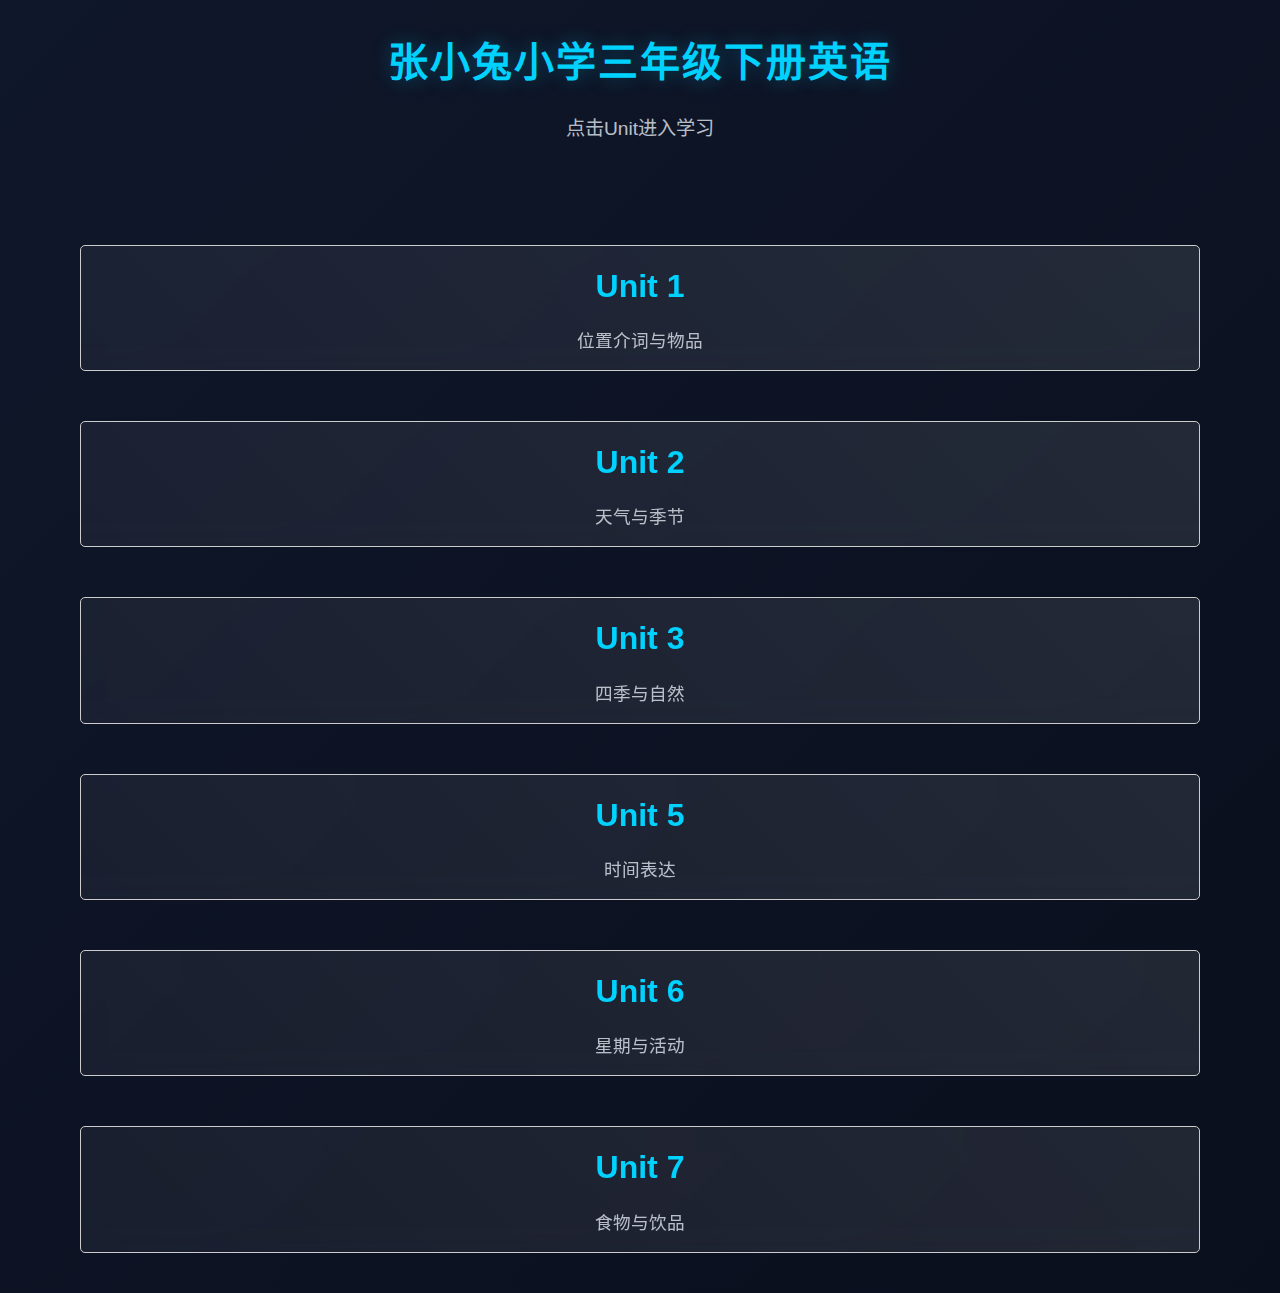
<file: index.html>
<!DOCTYPE html>
<html lang="zh-CN">
<head>
    <meta charset="UTF-8">
    <meta name="viewport" content="width=device-width, initial-scale=1.0, maximum-scale=1.0, user-scalable=no">
    <title>张小兔小学三年级下册英语</title>
    <link rel="stylesheet" href="styles.css">
    <style>
        body {
            font-family: Arial, sans-serif;
            margin: 0;
            padding: 0;
        }
        .container {
            padding: 10px;
        }
        .unit-grid {
            display: flex;
            flex-wrap: wrap;
            justify-content: space-between;
        }
        .unit-card {
            flex: 1 1 calc(50% - 20px);
            margin: 10px;
            padding: 15px;
            border: 1px solid #ccc;
            border-radius: 5px;
            text-align: center;
            cursor: pointer;
            transition: background-color 0.3s;
        }
        .unit-card:hover {
            background-color: #f0f0f0;
        }
        @media (max-width: 600px) {
            .unit-card {
                flex: 1 1 100%;
            }
        }
    </style>
</head>
<body>
    <div class="container">
        <header>
            <h1>张小兔小学三年级下册英语</h1>
            <p>点击Unit进入学习</p>
        </header>

        <main>
            <div class="unit-grid">
                <div class="unit-card" data-unit="1">
                    <h2>Unit 1</h2>
                    <p>位置介词与物品</p>
                </div>
                <div class="unit-card" data-unit="2">
                    <h2>Unit 2</h2>
                    <p>天气与季节</p>
                </div>
                <div class="unit-card" data-unit="3">
                    <h2>Unit 3</h2>
                    <p>四季与自然</p>
                </div>
                <div class="unit-card" data-unit="5">
                    <h2>Unit 5</h2>
                    <p>时间表达</p>
                </div>
                <div class="unit-card" data-unit="6">
                    <h2>Unit 6</h2>
                    <p>星期与活动</p>
                </div>
                <div class="unit-card" data-unit="7">
                    <h2>Unit 7</h2>
                    <p>食物与饮品</p>
                </div>
            </div>
        </main>
    </div>
    <script src="script.js"></script>
</body>
</html>
</file>
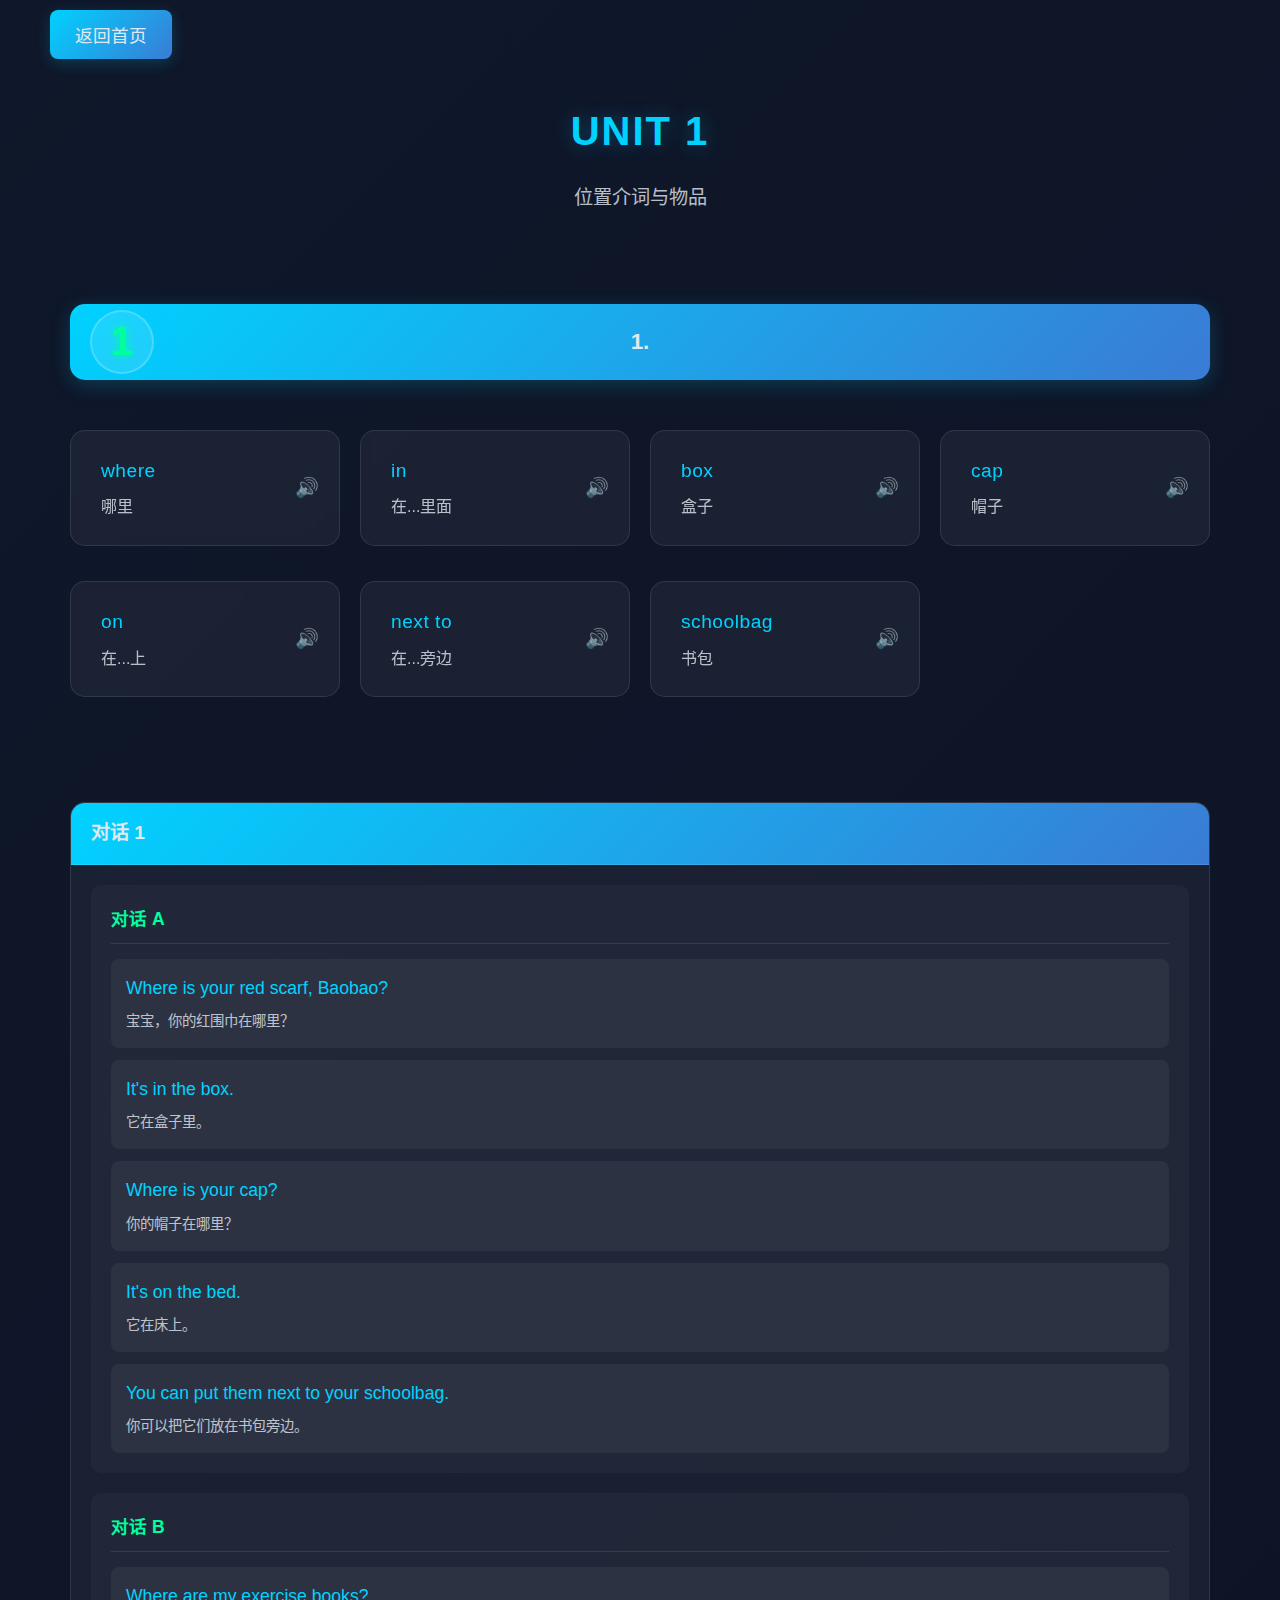
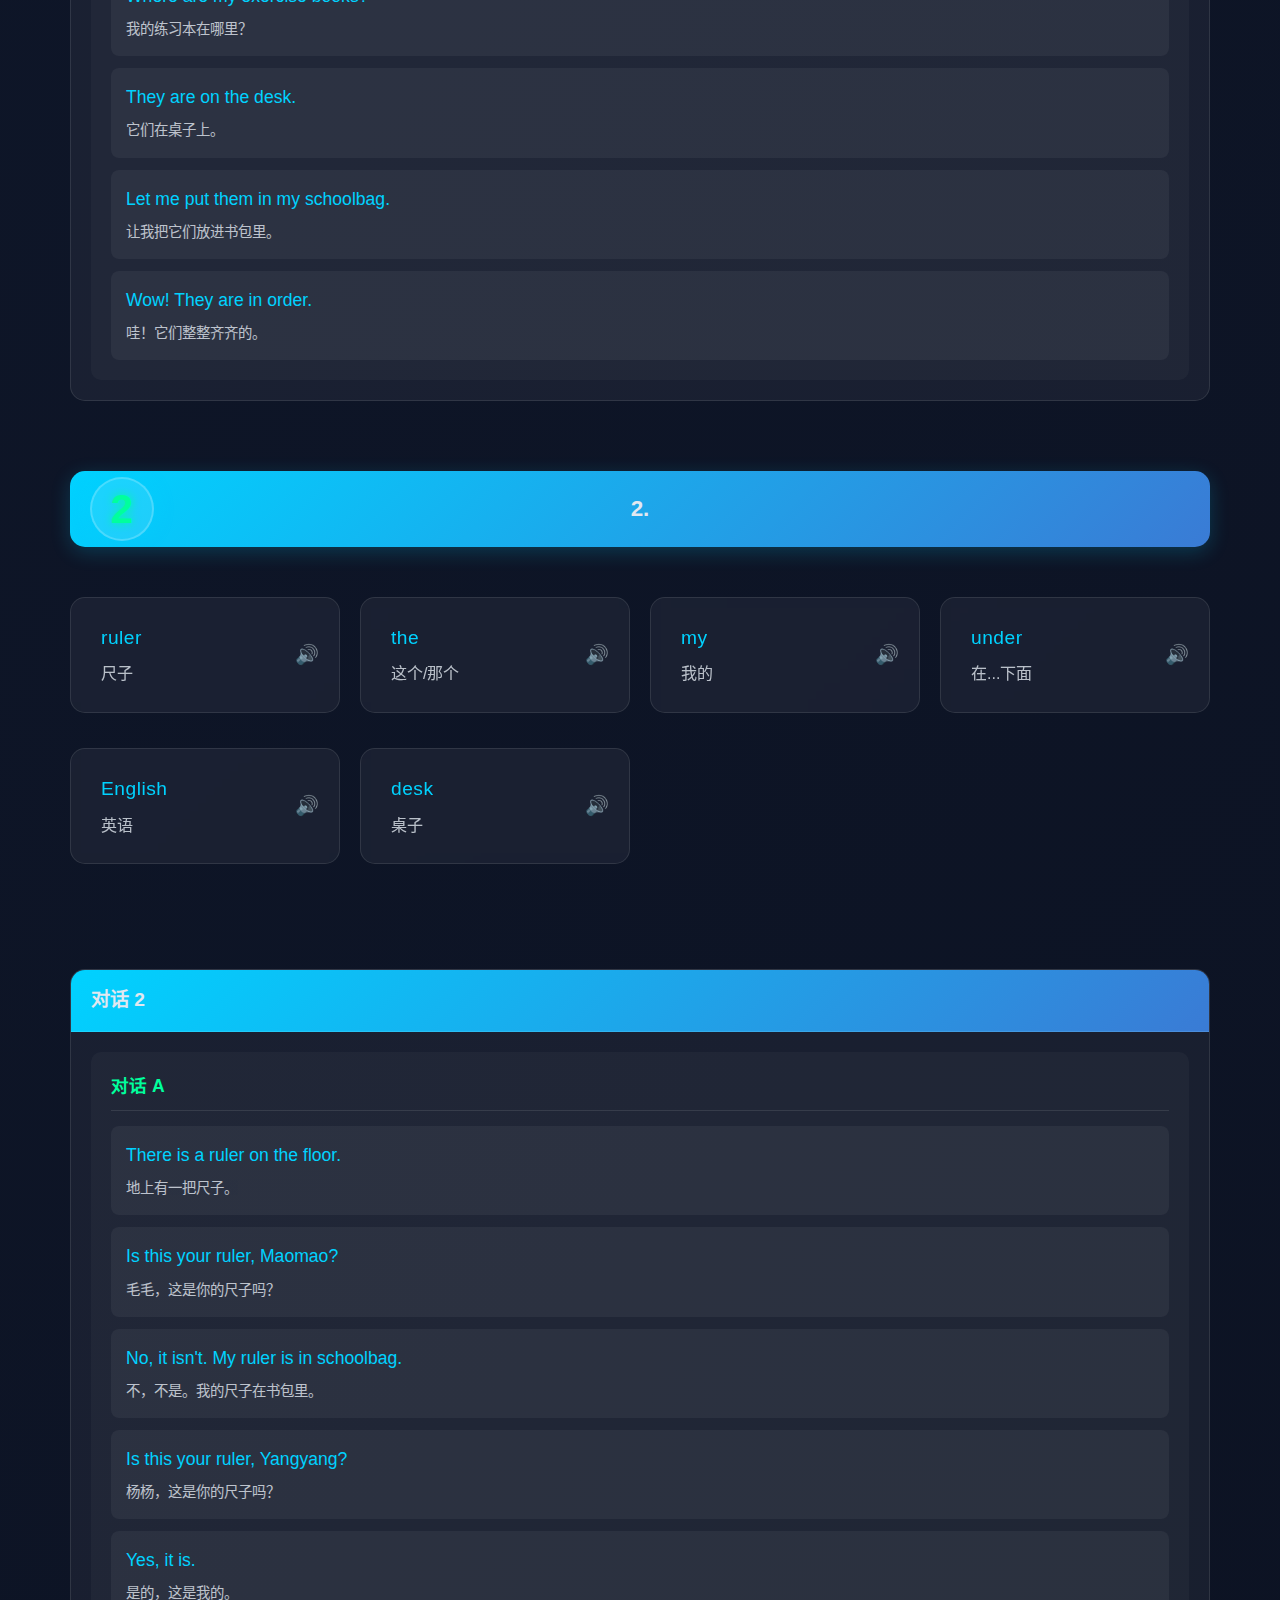
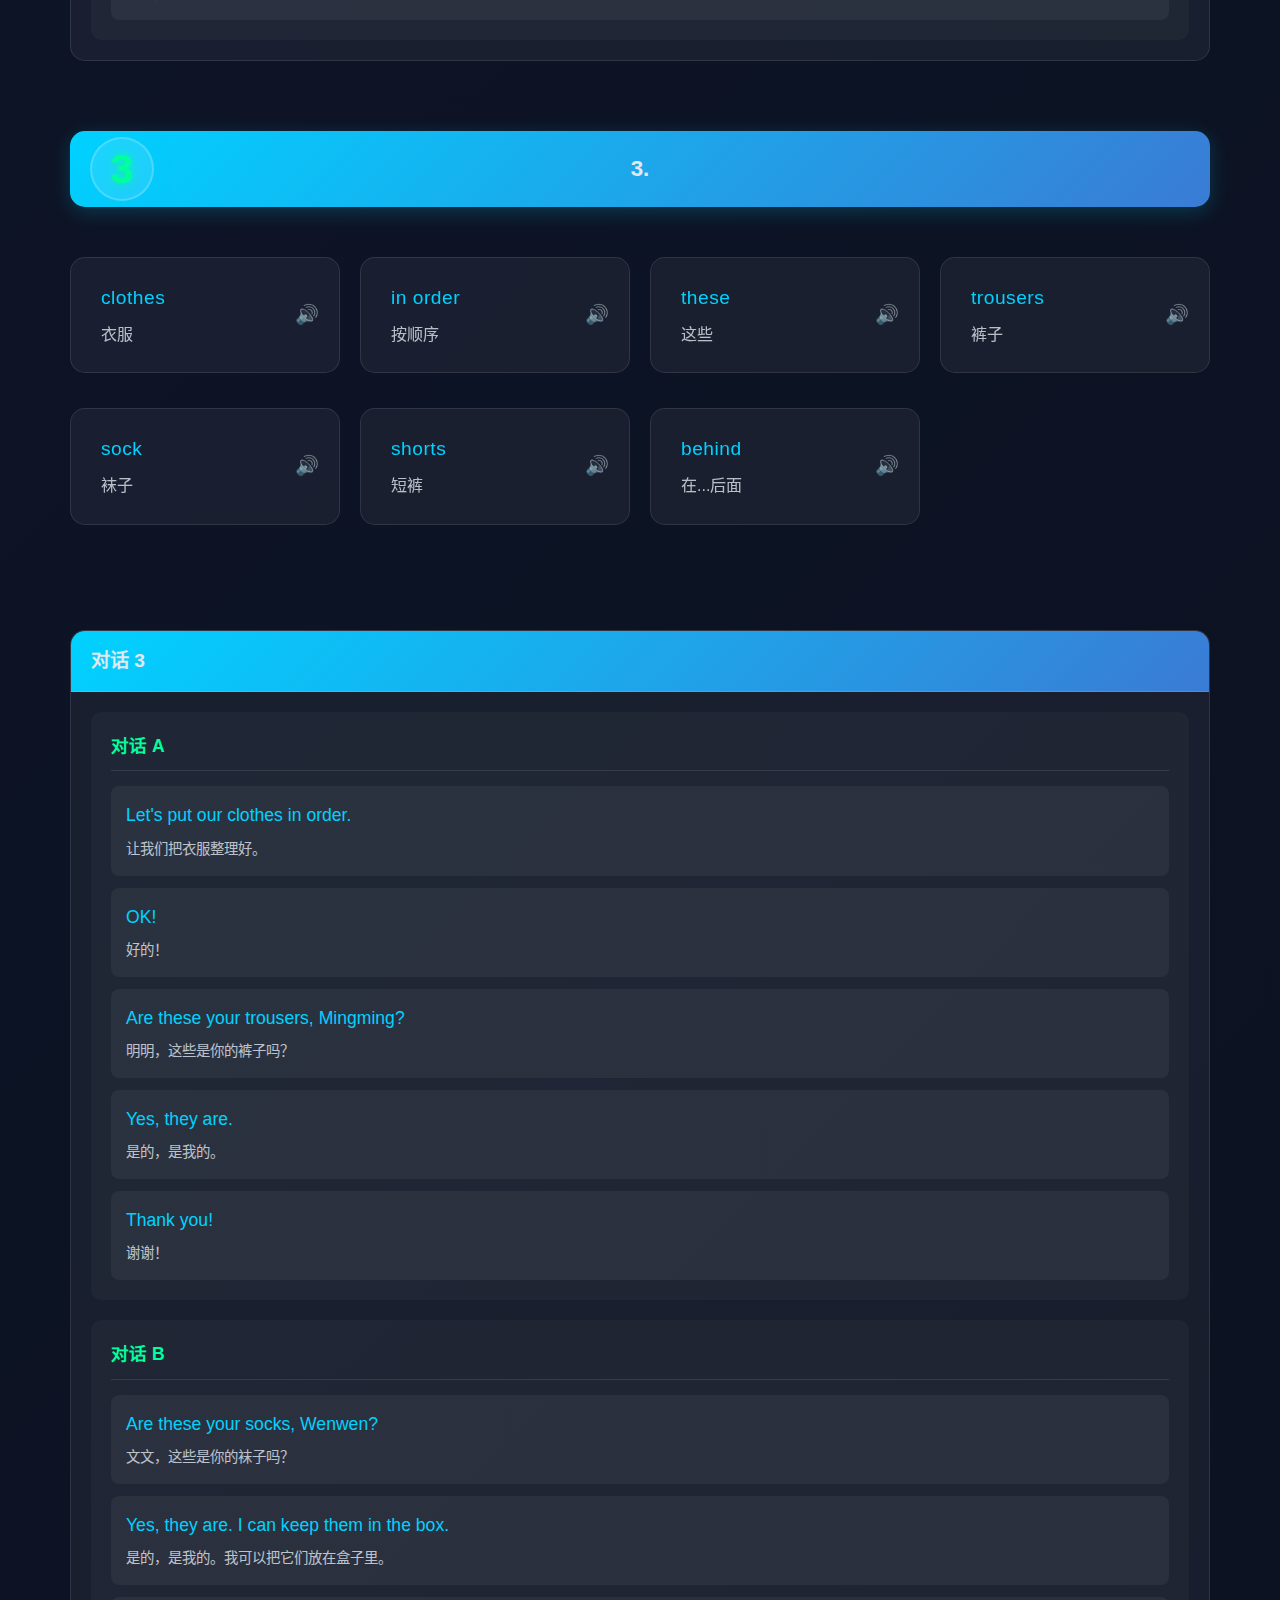
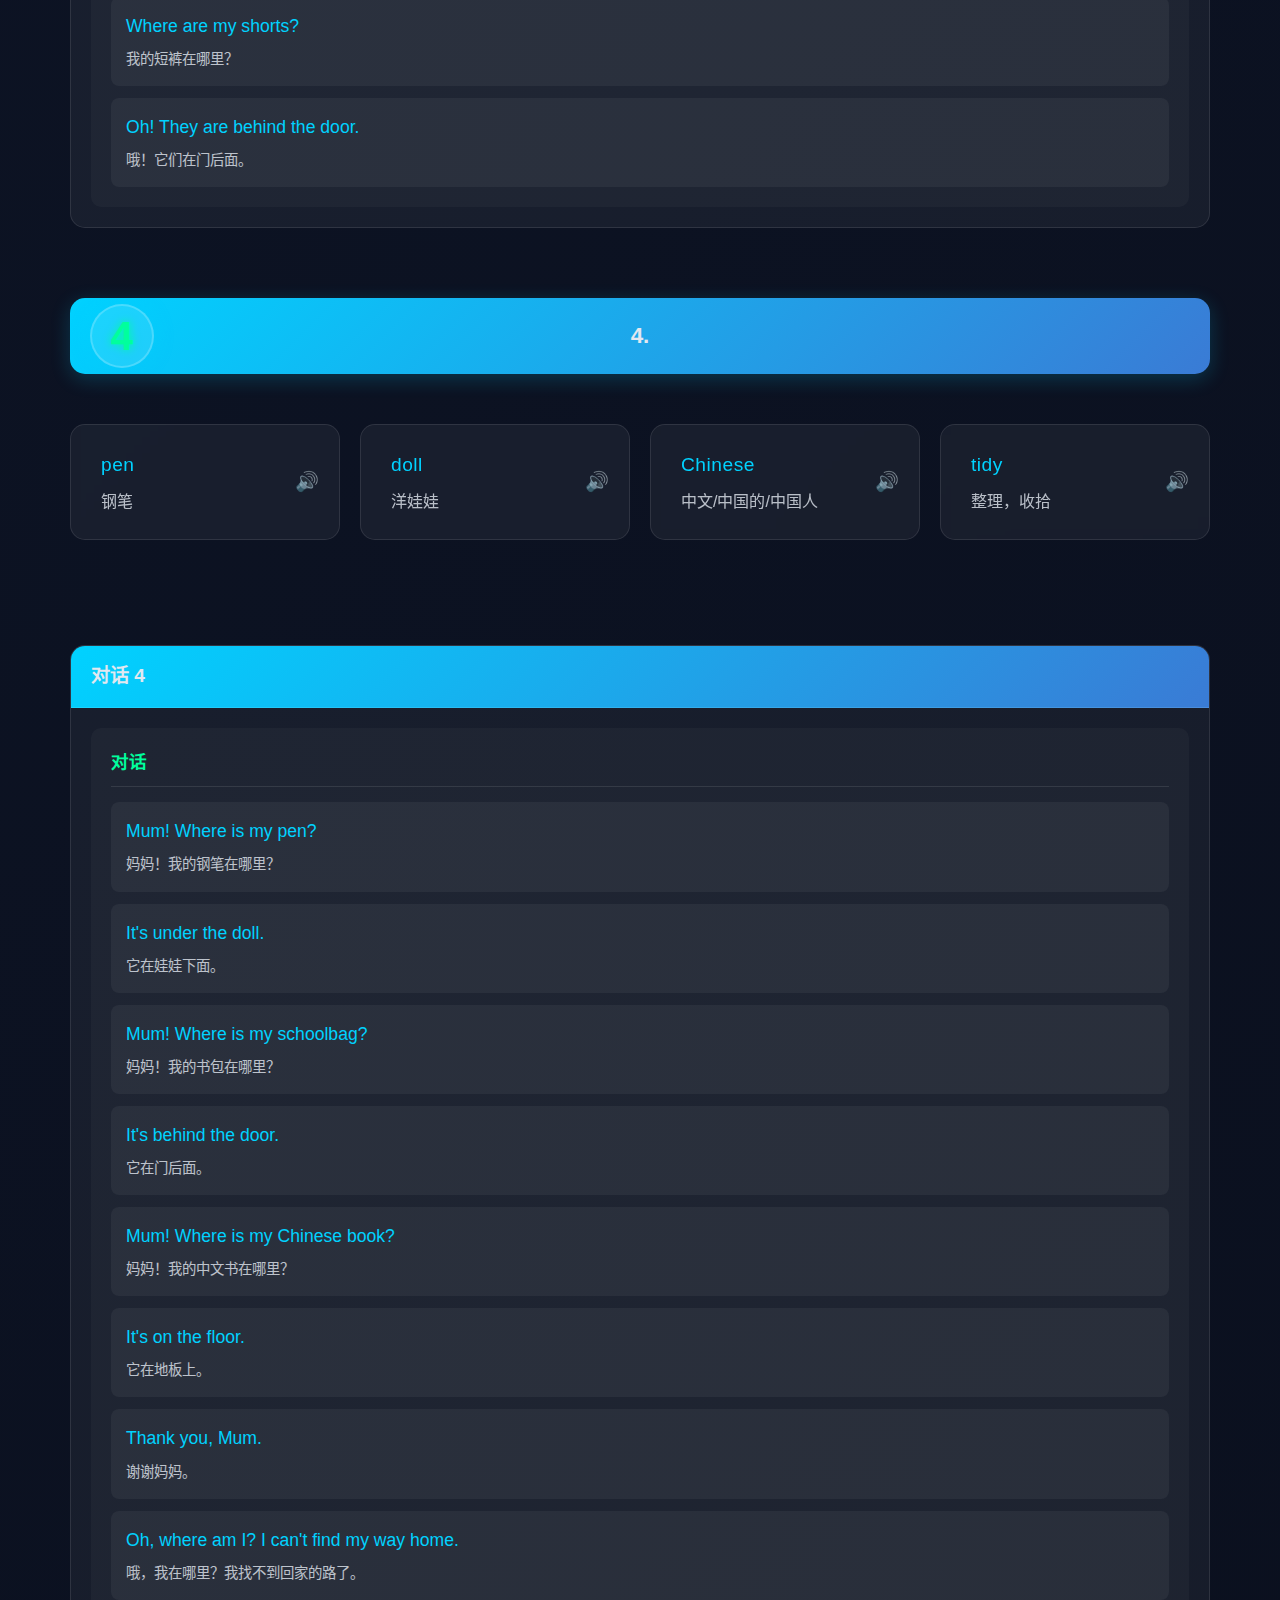
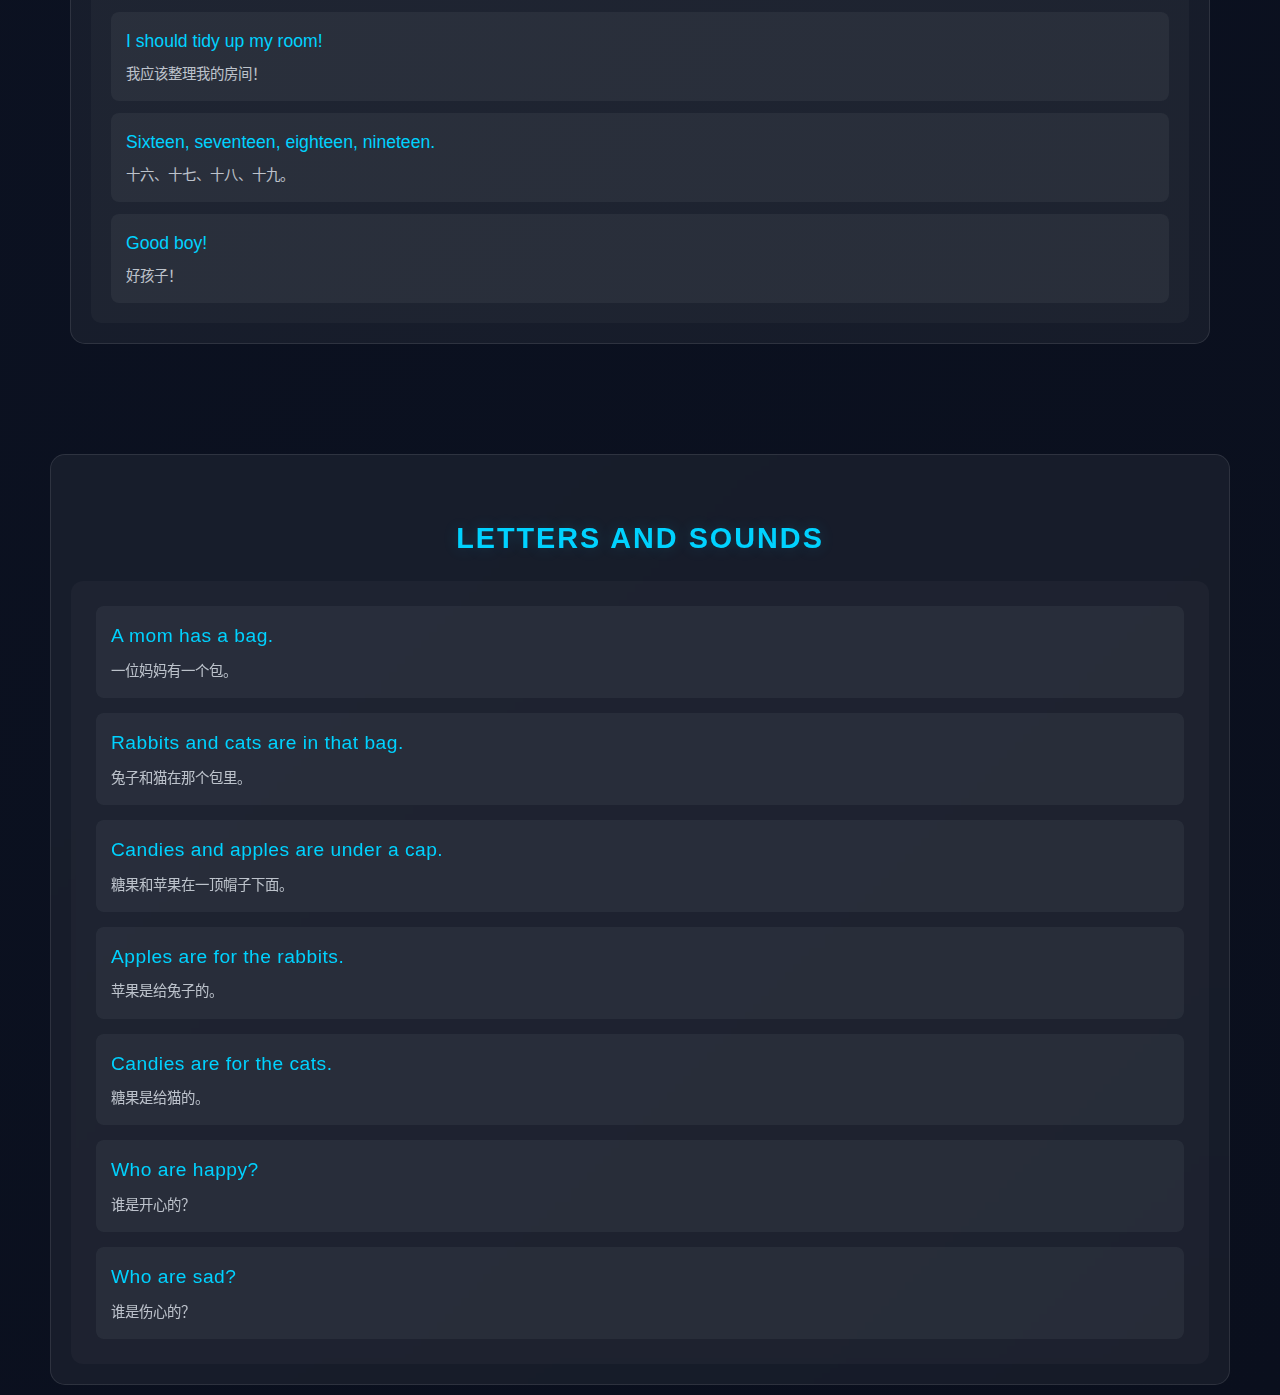
<file: unit1.html>
<!DOCTYPE html>
<html lang="zh-CN">
<head>
    <meta charset="UTF-8">
    <meta name="viewport" content="width=device-width, initial-scale=1.0, maximum-scale=1.0, user-scalable=no">
    <title>Unit 1 - 张小兔小学三年级下册英语</title>
    <link rel="stylesheet" href="styles.css">
    <style>
        /* 添加适应安卓的样式 */
        body {
            font-family: Arial, sans-serif;
            margin: 0;
            padding: 0;
        }
        .container {
            padding: 10px;
        }
        /* 其他样式保持不变 */
    </style>
</head>
<body>
    <div class="container">
        <button class="back-button" onclick="window.location.href='index.html'">返回首页</button>
        
        <header>
            <h1>Unit 1</h1>
            <p>位置介词与物品</p>
        </header>

        <main>
            <section class="words">
                <div class="sequence-title" data-number="1">1.</div>
                <div class="word-group">
                    <div class="word-item" data-text="where">
                        <div class="word-english">where</div>
                        <div class="word-chinese">哪里</div>
                    </div>
                    <div class="word-item" data-text="in">
                        <div class="word-english">in</div>
                        <div class="word-chinese">在...里面</div>
                    </div>
                    <div class="word-item" data-text="box">
                        <div class="word-english">box</div>
                        <div class="word-chinese">盒子</div>
                    </div>
                    <div class="word-item" data-text="cap">
                        <div class="word-english">cap</div>
                        <div class="word-chinese">帽子</div>
                    </div>
                    <div class="word-item" data-text="on">
                        <div class="word-english">on</div>
                        <div class="word-chinese">在...上</div>
                    </div>
                    <div class="word-item" data-text="next to">
                        <div class="word-english">next to</div>
                        <div class="word-chinese">在...旁边</div>
                    </div>
                    <div class="word-item" data-text="schoolbag">
                        <div class="word-english">schoolbag</div>
                        <div class="word-chinese">书包</div>
                    </div>
                </div>

                <div class="dialogue-container">
                    <h3 class="dialogue-title">对话 1</h3>
                    <div class="dialogue-content">
                        <div class="dialogue-group">
                            <h4 class="dialogue-group-title">对话 A</h4>
                            <div class="dialogue-line" data-text="Where is your red scarf, Baobao?">
                                <div class="dialogue-english">Where is your red scarf, Baobao?</div>
                                <div class="dialogue-chinese">宝宝，你的红围巾在哪里？</div>
                            </div>
                            <div class="dialogue-line" data-text="It's in the box.">
                                <div class="dialogue-english">It's in the box.</div>
                                <div class="dialogue-chinese">它在盒子里。</div>
                            </div>
                            <div class="dialogue-line" data-text="Where is your cap?">
                                <div class="dialogue-english">Where is your cap?</div>
                                <div class="dialogue-chinese">你的帽子在哪里？</div>
                            </div>
                            <div class="dialogue-line" data-text="It's on the bed.">
                                <div class="dialogue-english">It's on the bed.</div>
                                <div class="dialogue-chinese">它在床上。</div>
                            </div>
                            <div class="dialogue-line" data-text="You can put them next to your schoolbag.">
                                <div class="dialogue-english">You can put them next to your schoolbag.</div>
                                <div class="dialogue-chinese">你可以把它们放在书包旁边。</div>
                            </div>
                        </div>

                        <div class="dialogue-group">
                            <h4 class="dialogue-group-title">对话 B</h4>
                            <div class="dialogue-line" data-text="Where are my exercise books?">
                                <div class="dialogue-english">Where are my exercise books?</div>
                                <div class="dialogue-chinese">我的练习本在哪里？</div>
                            </div>
                            <div class="dialogue-line" data-text="They are on the desk.">
                                <div class="dialogue-english">They are on the desk.</div>
                                <div class="dialogue-chinese">它们在桌子上。</div>
                            </div>
                            <div class="dialogue-line" data-text="Let me put them in my schoolbag.">
                                <div class="dialogue-english">Let me put them in my schoolbag.</div>
                                <div class="dialogue-chinese">让我把它们放进书包里。</div>
                            </div>
                            <div class="dialogue-line" data-text="Wow! They are in order.">
                                <div class="dialogue-english">Wow! They are in order.</div>
                                <div class="dialogue-chinese">哇！它们整整齐齐的。</div>
                            </div>
                        </div>
                    </div>
                </div>

                <div class="sequence-title" data-number="2">2.</div>
                <div class="word-group">
                    <div class="word-item" data-text="ruler">
                        <div class="word-english">ruler</div>
                        <div class="word-chinese">尺子</div>
                    </div>
                    <div class="word-item" data-text="the">
                        <div class="word-english">the</div>
                        <div class="word-chinese">这个/那个</div>
                    </div>
                    <div class="word-item" data-text="my">
                        <div class="word-english">my</div>
                        <div class="word-chinese">我的</div>
                    </div>
                    <div class="word-item" data-text="under">
                        <div class="word-english">under</div>
                        <div class="word-chinese">在...下面</div>
                    </div>
                    <div class="word-item" data-text="English">
                        <div class="word-english">English</div>
                        <div class="word-chinese">英语</div>
                    </div>
                    <div class="word-item" data-text="desk">
                        <div class="word-english">desk</div>
                        <div class="word-chinese">桌子</div>
                    </div>
                </div>

                <div class="dialogue-container">
                    <h3 class="dialogue-title">对话 2</h3>
                    <div class="dialogue-content">
                        <div class="dialogue-group">
                            <h4 class="dialogue-group-title">对话 A</h4>
                            <div class="dialogue-line" data-text="There is a ruler on the floor.">
                                <div class="dialogue-english">There is a ruler on the floor.</div>
                                <div class="dialogue-chinese">地上有一把尺子。</div>
                            </div>
                            <div class="dialogue-line" data-text="Is this your ruler, Maomao?">
                                <div class="dialogue-english">Is this your ruler, Maomao?</div>
                                <div class="dialogue-chinese">毛毛，这是你的尺子吗？</div>
                            </div>
                            <div class="dialogue-line" data-text="No, it isn't. My ruler is in schoolbag.">
                                <div class="dialogue-english">No, it isn't. My ruler is in schoolbag.</div>
                                <div class="dialogue-chinese">不，不是。我的尺子在书包里。</div>
                            </div>
                            <div class="dialogue-line" data-text="Is this your ruler, Yangyang?">
                                <div class="dialogue-english">Is this your ruler, Yangyang?</div>
                                <div class="dialogue-chinese">杨杨，这是你的尺子吗？</div>
                            </div>
                            <div class="dialogue-line" data-text="Yes, it is.">
                                <div class="dialogue-english">Yes, it is.</div>
                                <div class="dialogue-chinese">是的，这是我的。</div>
                            </div>
                        </div>
                    </div>
                </div>

                <div class="sequence-title" data-number="3">3.</div>
                <div class="word-group">
                    <div class="word-item" data-text="clothes">
                        <div class="word-english">clothes</div>
                        <div class="word-chinese">衣服</div>
                    </div>
                    <div class="word-item" data-text="in order">
                        <div class="word-english">in order</div>
                        <div class="word-chinese">按顺序</div>
                    </div>
                    <div class="word-item" data-text="these">
                        <div class="word-english">these</div>
                        <div class="word-chinese">这些</div>
                    </div>
                    <div class="word-item" data-text="trousers">
                        <div class="word-english">trousers</div>
                        <div class="word-chinese">裤子</div>
                    </div>
                    <div class="word-item" data-text="sock">
                        <div class="word-english">sock</div>
                        <div class="word-chinese">袜子</div>
                    </div>
                    <div class="word-item" data-text="shorts">
                        <div class="word-english">shorts</div>
                        <div class="word-chinese">短裤</div>
                    </div>
                    <div class="word-item" data-text="behind">
                        <div class="word-english">behind</div>
                        <div class="word-chinese">在...后面</div>
                    </div>
                </div>

                <div class="dialogue-container">
                    <h3 class="dialogue-title">对话 3</h3>
                    <div class="dialogue-content">
                        <div class="dialogue-group">
                            <h4 class="dialogue-group-title">对话 A</h4>
                            <div class="dialogue-line" data-text="Let's put our clothes in order.">
                                <div class="dialogue-english">Let's put our clothes in order.</div>
                                <div class="dialogue-chinese">让我们把衣服整理好。</div>
                            </div>
                            <div class="dialogue-line" data-text="OK!">
                                <div class="dialogue-english">OK!</div>
                                <div class="dialogue-chinese">好的！</div>
                            </div>
                            <div class="dialogue-line" data-text="Are these your trousers, Mingming?">
                                <div class="dialogue-english">Are these your trousers, Mingming?</div>
                                <div class="dialogue-chinese">明明，这些是你的裤子吗？</div>
                            </div>
                            <div class="dialogue-line" data-text="Yes, they are.">
                                <div class="dialogue-english">Yes, they are.</div>
                                <div class="dialogue-chinese">是的，是我的。</div>
                            </div>
                            <div class="dialogue-line" data-text="Thank you!">
                                <div class="dialogue-english">Thank you!</div>
                                <div class="dialogue-chinese">谢谢！</div>
                            </div>
                        </div>

                        <div class="dialogue-group">
                            <h4 class="dialogue-group-title">对话 B</h4>
                            <div class="dialogue-line" data-text="Are these your socks, Wenwen?">
                                <div class="dialogue-english">Are these your socks, Wenwen?</div>
                                <div class="dialogue-chinese">文文，这些是你的袜子吗？</div>
                            </div>
                            <div class="dialogue-line" data-text="Yes, they are. I can keep them in the box.">
                                <div class="dialogue-english">Yes, they are. I can keep them in the box.</div>
                                <div class="dialogue-chinese">是的，是我的。我可以把它们放在盒子里。</div>
                            </div>
                            <div class="dialogue-line" data-text="Where are my shorts?">
                                <div class="dialogue-english">Where are my shorts?</div>
                                <div class="dialogue-chinese">我的短裤在哪里？</div>
                            </div>
                            <div class="dialogue-line" data-text="Oh! They are behind the door.">
                                <div class="dialogue-english">Oh! They are behind the door.</div>
                                <div class="dialogue-chinese">哦！它们在门后面。</div>
                            </div>
                        </div>
                    </div>
                </div>

                <div class="sequence-title" data-number="4">4.</div>
                <div class="word-group">
                    <div class="word-item" data-text="pen">
                        <div class="word-english">pen</div>
                        <div class="word-chinese">钢笔</div>
                    </div>
                    <div class="word-item" data-text="doll">
                        <div class="word-english">doll</div>
                        <div class="word-chinese">洋娃娃</div>
                    </div>
                    <div class="word-item" data-text="Chinese">
                        <div class="word-english">Chinese</div>
                        <div class="word-chinese">中文/中国的/中国人</div>
                    </div>
                    <div class="word-item" data-text="tidy">
                        <div class="word-english">tidy</div>
                        <div class="word-chinese">整理，收拾</div>
                    </div>
                </div>

                <div class="dialogue-container">
                    <h3 class="dialogue-title">对话 4</h3>
                    <div class="dialogue-content">
                        <div class="dialogue-group">
                            <h4 class="dialogue-group-title">对话</h4>
                            <div class="dialogue-line" data-text="Mum! Where is my pen?">
                                <div class="dialogue-english">Mum! Where is my pen?</div>
                                <div class="dialogue-chinese">妈妈！我的钢笔在哪里？</div>
                            </div>
                            <div class="dialogue-line" data-text="It's under the doll.">
                                <div class="dialogue-english">It's under the doll.</div>
                                <div class="dialogue-chinese">它在娃娃下面。</div>
                            </div>
                            <div class="dialogue-line" data-text="Mum! Where is my schoolbag?">
                                <div class="dialogue-english">Mum! Where is my schoolbag?</div>
                                <div class="dialogue-chinese">妈妈！我的书包在哪里？</div>
                            </div>
                            <div class="dialogue-line" data-text="It's behind the door.">
                                <div class="dialogue-english">It's behind the door.</div>
                                <div class="dialogue-chinese">它在门后面。</div>
                            </div>
                            <div class="dialogue-line" data-text="Mum! Where is my Chinese book?">
                                <div class="dialogue-english">Mum! Where is my Chinese book?</div>
                                <div class="dialogue-chinese">妈妈！我的中文书在哪里？</div>
                            </div>
                            <div class="dialogue-line" data-text="It's on the floor.">
                                <div class="dialogue-english">It's on the floor.</div>
                                <div class="dialogue-chinese">它在地板上。</div>
                            </div>
                            <div class="dialogue-line" data-text="Thank you, Mum.">
                                <div class="dialogue-english">Thank you, Mum.</div>
                                <div class="dialogue-chinese">谢谢妈妈。</div>
                            </div>
                            <div class="dialogue-line" data-text="Oh, where am I? I can't find my way home.">
                                <div class="dialogue-english">Oh, where am I? I can't find my way home.</div>
                                <div class="dialogue-chinese">哦，我在哪里？我找不到回家的路了。</div>
                            </div>
                            <div class="dialogue-line" data-text="I should tidy up my room!">
                                <div class="dialogue-english">I should tidy up my room!</div>
                                <div class="dialogue-chinese">我应该整理我的房间！</div>
                            </div>
                            <div class="dialogue-line" data-text="Sixteen, seventeen, eighteen, nineteen.">
                                <div class="dialogue-english">Sixteen, seventeen, eighteen, nineteen.</div>
                                <div class="dialogue-chinese">十六、十七、十八、十九。</div>
                            </div>
                            <div class="dialogue-line" data-text="Good boy!">
                                <div class="dialogue-english">Good boy!</div>
                                <div class="dialogue-chinese">好孩子！</div>
                            </div>
                        </div>
                    </div>
                </div>
            </section>

            <section class="letters-sounds">
                <h2 class="section-title">Letters and Sounds</h2>
                <div class="reading-container">
                    <div class="reading-content">
                        <div class="reading-line" data-text="A mom has a bag.">
                            <div class="reading-english">A mom has a bag.</div>
                            <div class="reading-chinese">一位妈妈有一个包。</div>
                        </div>
                        <div class="reading-line" data-text="Rabbits and cats are in that bag.">
                            <div class="reading-english">Rabbits and cats are in that bag.</div>
                            <div class="reading-chinese">兔子和猫在那个包里。</div>
                        </div>
                        <div class="reading-line" data-text="Candies and apples are under a cap.">
                            <div class="reading-english">Candies and apples are under a cap.</div>
                            <div class="reading-chinese">糖果和苹果在一顶帽子下面。</div>
                        </div>
                        <div class="reading-line" data-text="Apples are for the rabbits.">
                            <div class="reading-english">Apples are for the rabbits.</div>
                            <div class="reading-chinese">苹果是给兔子的。</div>
                        </div>
                        <div class="reading-line" data-text="Candies are for the cats.">
                            <div class="reading-english">Candies are for the cats.</div>
                            <div class="reading-chinese">糖果是给猫的。</div>
                        </div>
                        <div class="reading-line" data-text="Who are happy?">
                            <div class="reading-english">Who are happy?</div>
                            <div class="reading-chinese">谁是开心的？</div>
                        </div>
                        <div class="reading-line" data-text="Who are sad?">
                            <div class="reading-english">Who are sad?</div>
                            <div class="reading-chinese">谁是伤心的？</div>
                        </div>
                    </div>
                </div>
            </section>
        </main>
    </div>
    <script src="script.js"></script>
</body>
</html>
</file>
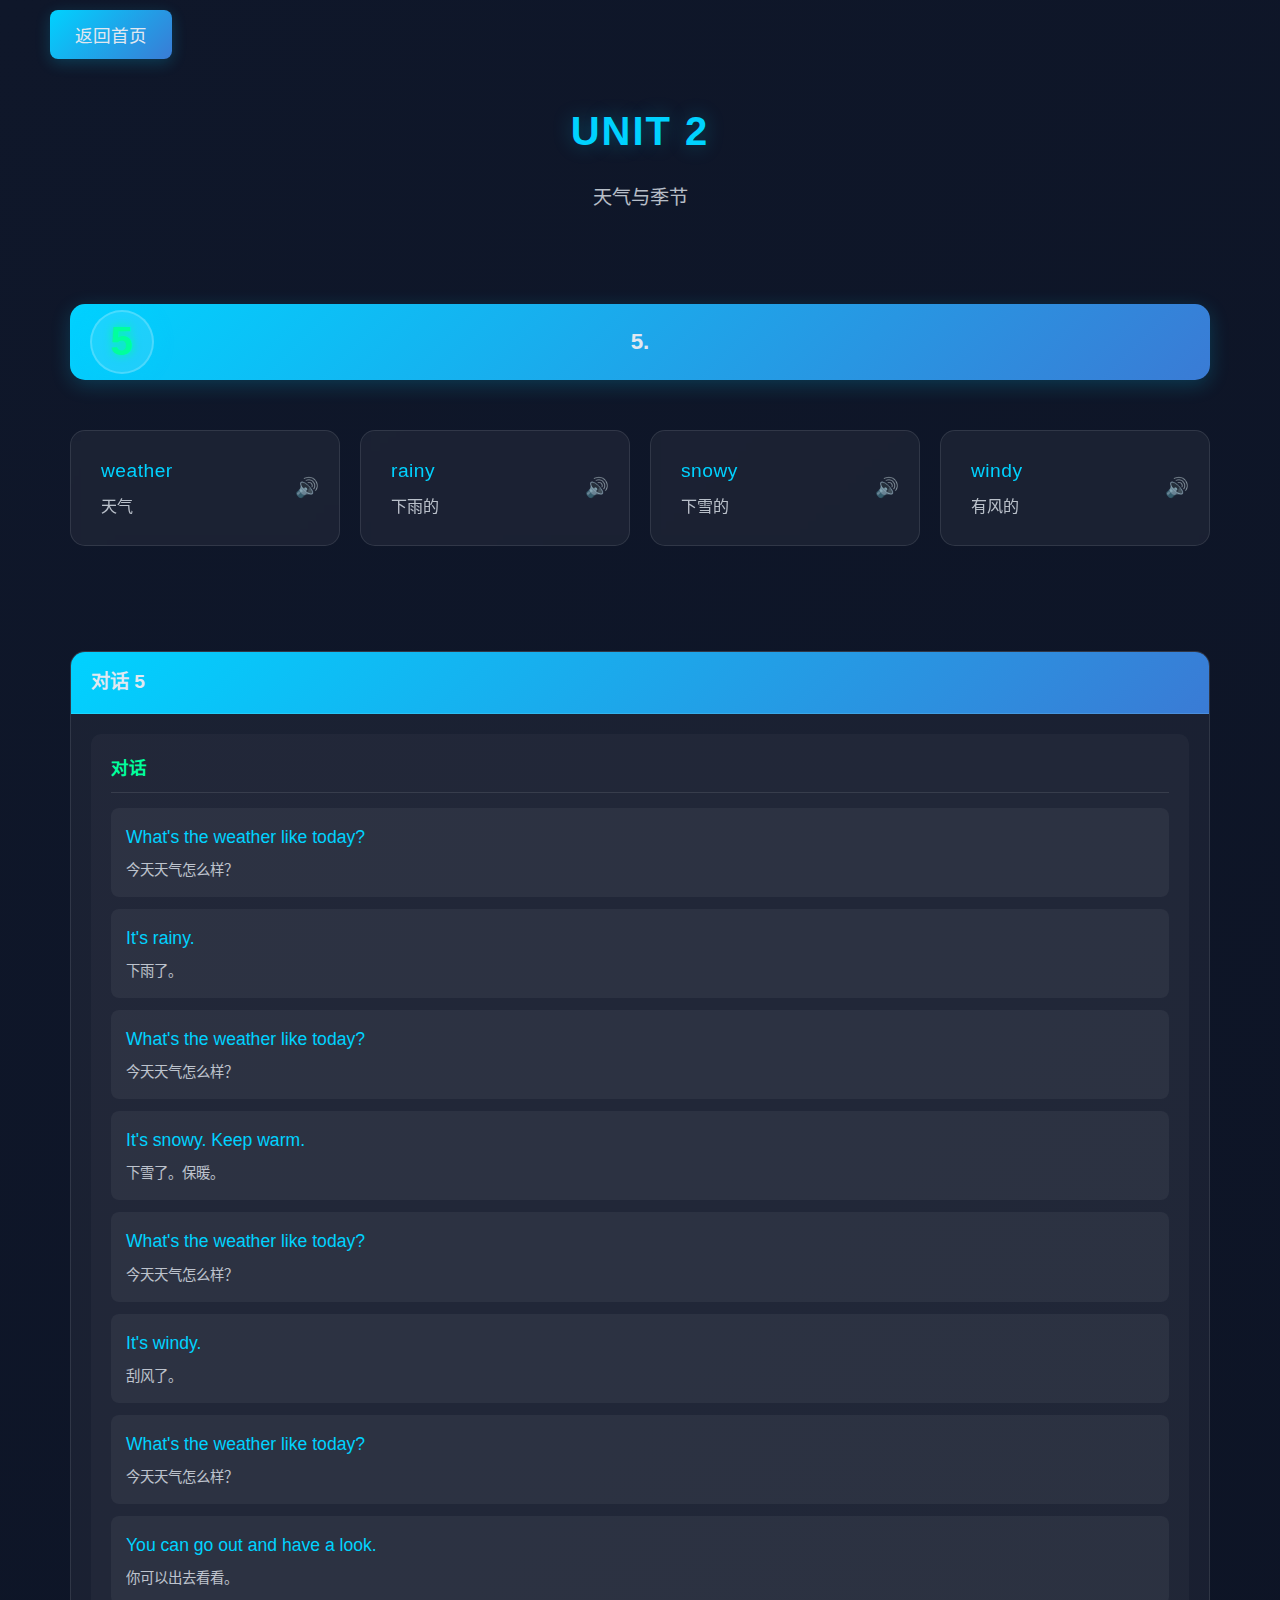
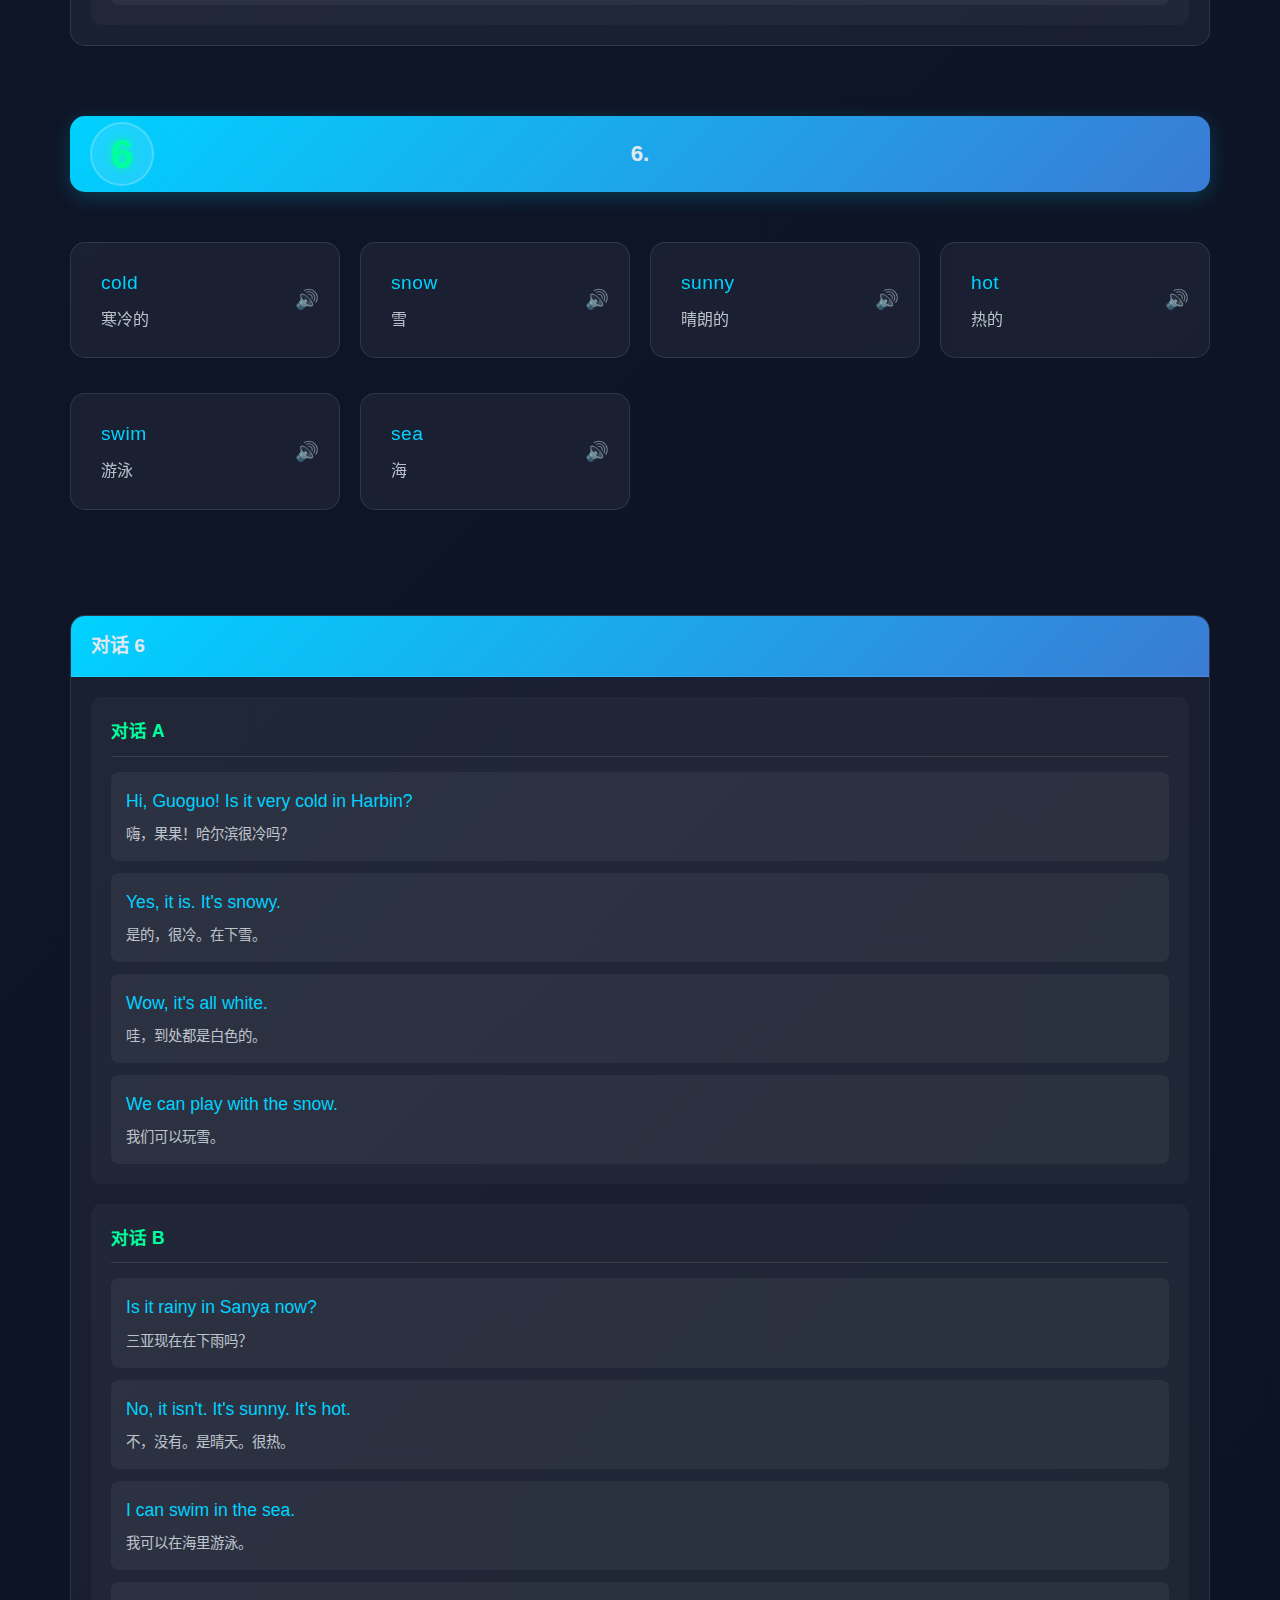
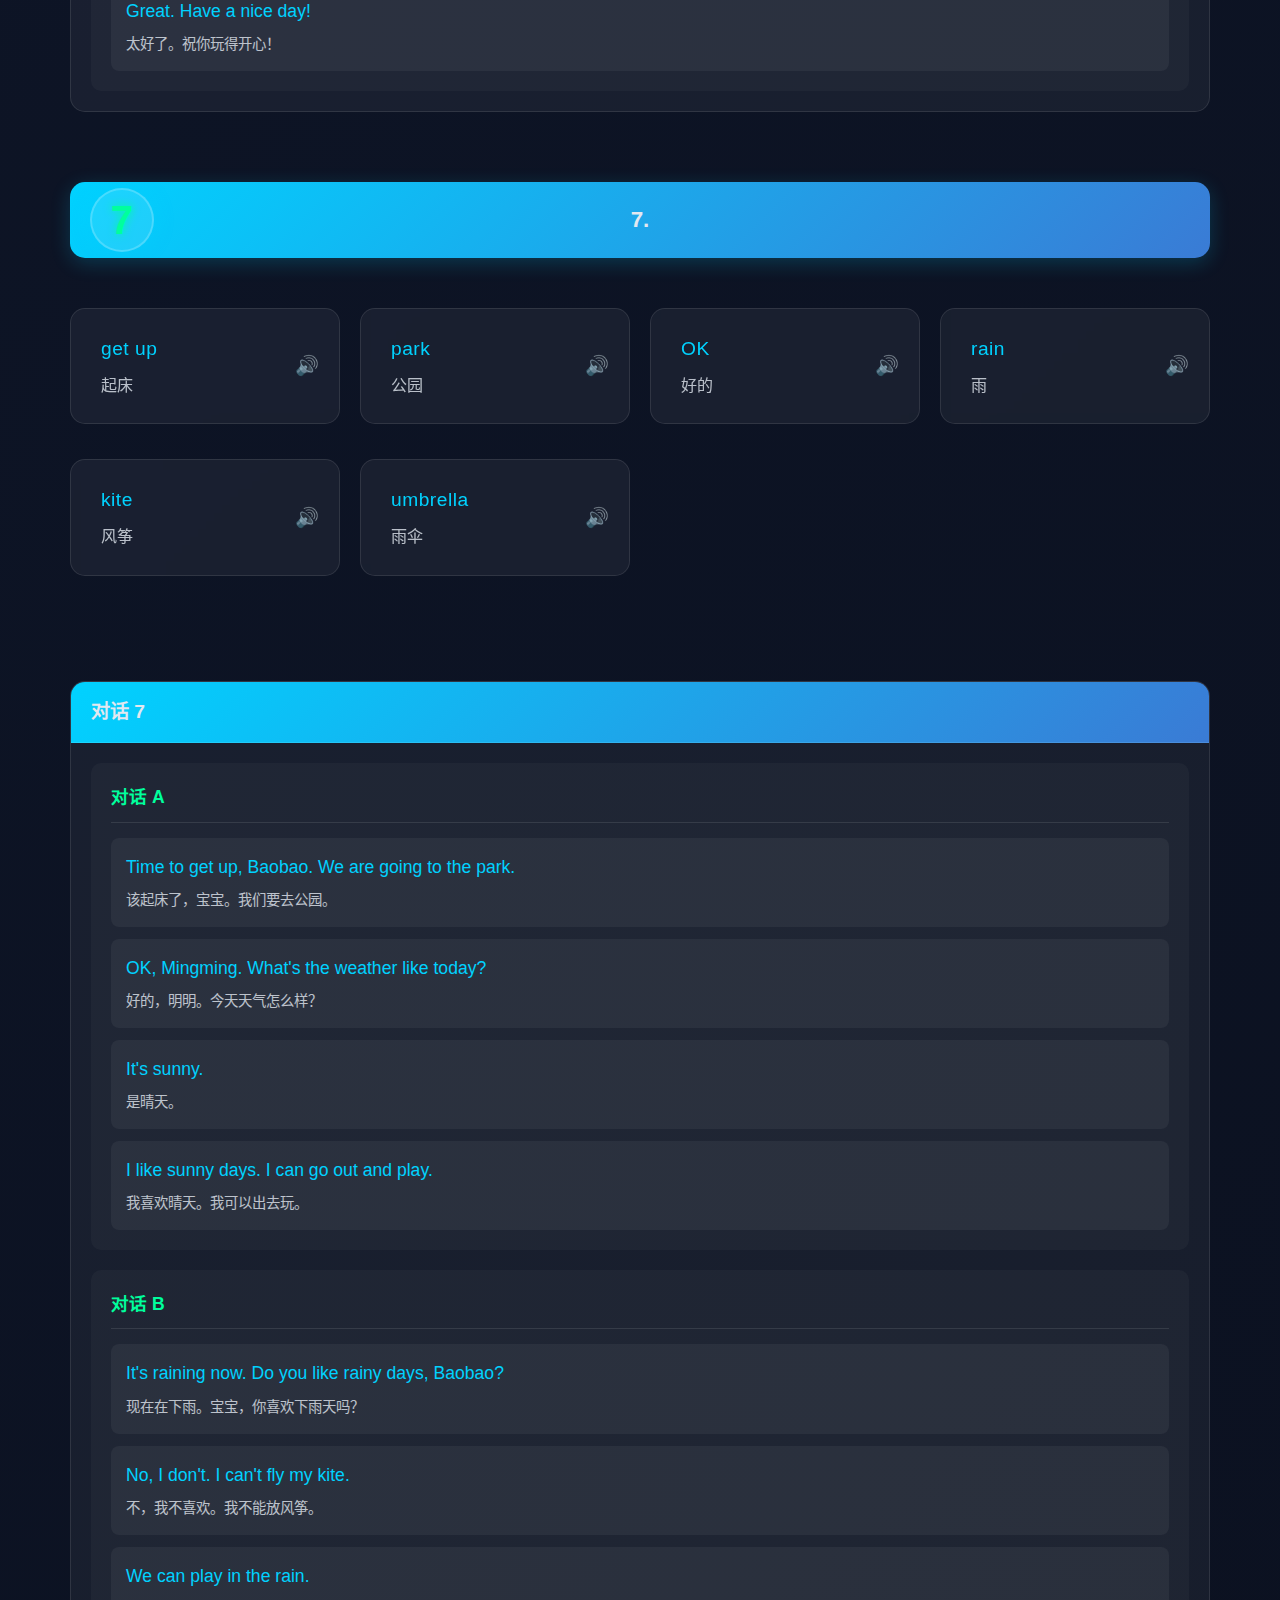
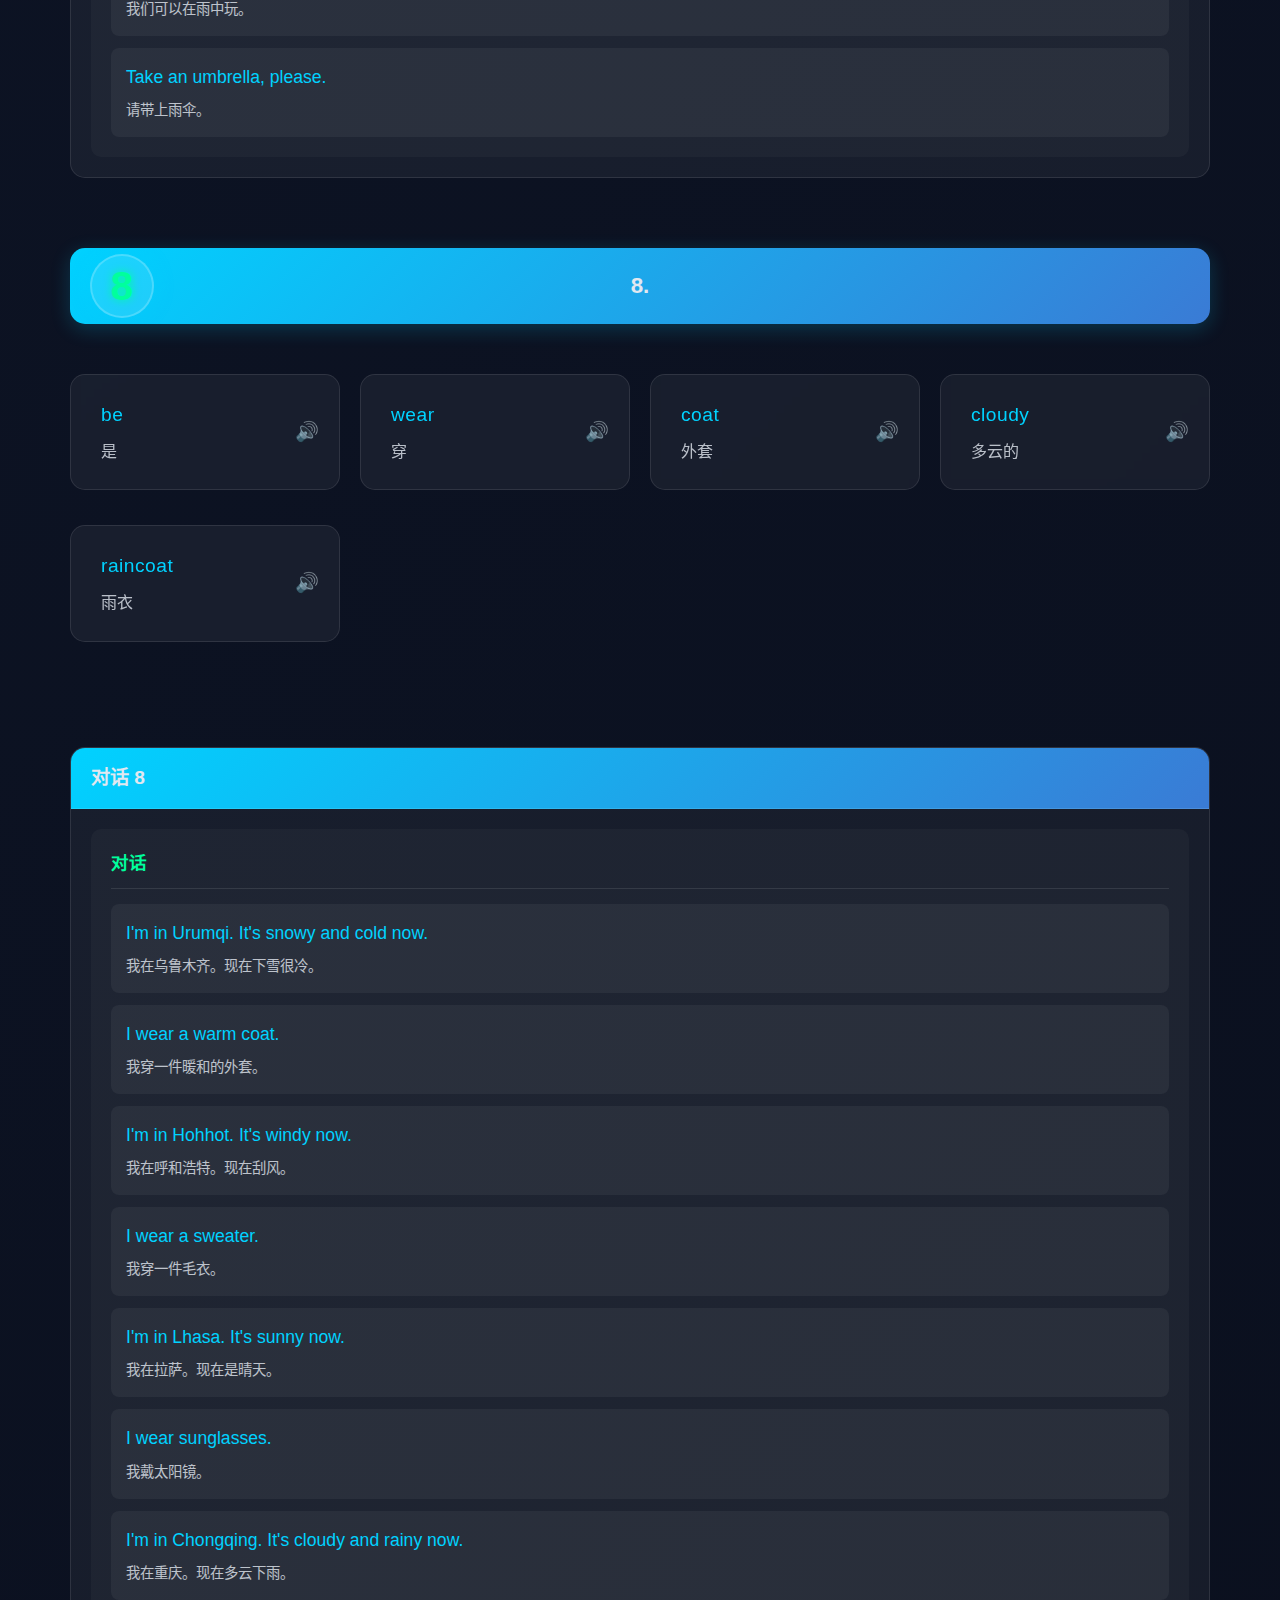
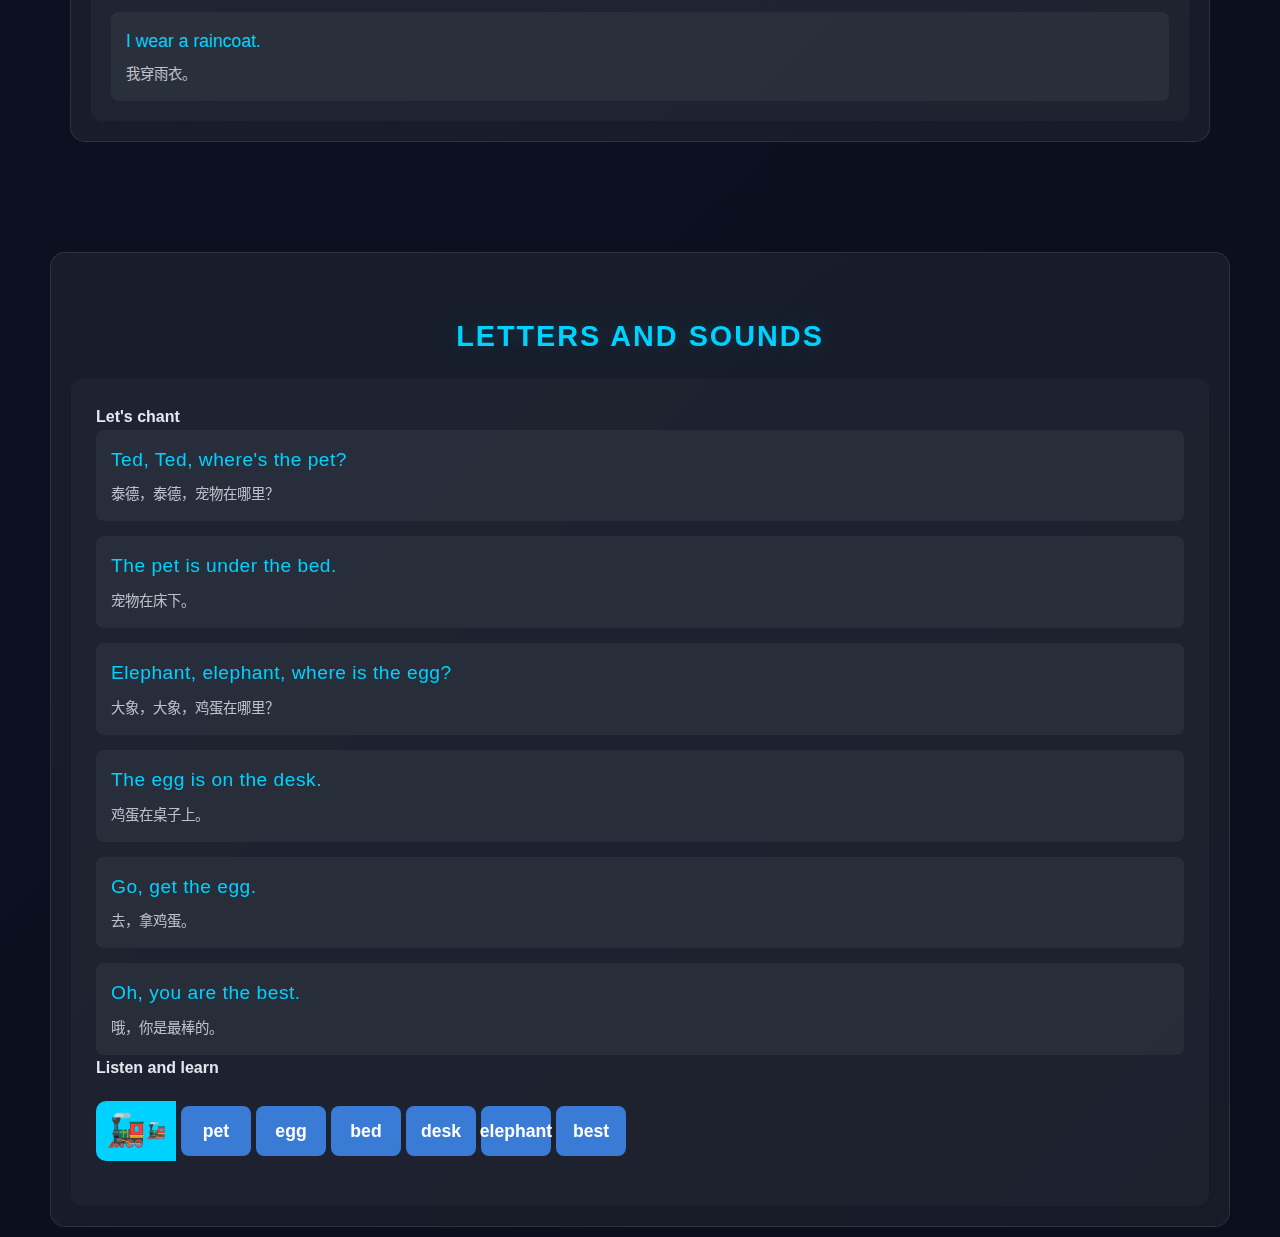
<file: unit2.html>
<!DOCTYPE html>
<html lang="zh-CN">
<head>
    <meta charset="UTF-8">
    <meta name="viewport" content="width=device-width, initial-scale=1.0, maximum-scale=1.0, user-scalable=no">
    <title>Unit 2 - 张小兔小学三年级下册英语</title>
    <link rel="stylesheet" href="styles.css">
    <style>
        /* 添加适应安卓的样式 */
        body {
            font-family: Arial, sans-serif;
            margin: 0;
            padding: 0;
        }
        .container {
            padding: 10px;
        }
        /* 其他样式保持不变 */
    </style>
</head>
<body>
    <div class="container">
        <button class="back-button" onclick="window.location.href='index.html'">返回首页</button>
        
        <header>
            <h1>Unit 2</h1>
            <p>天气与季节</p>
        </header>

        <main>
            <section class="words">
                <div class="sequence-title" data-number="5">5.</div>
                <div class="word-group">
                    <div class="word-item" data-text="weather">
                        <div class="word-english">weather</div>
                        <div class="word-chinese">天气</div>
                    </div>
                    <div class="word-item" data-text="rainy">
                        <div class="word-english">rainy</div>
                        <div class="word-chinese">下雨的</div>
                    </div>
                    <div class="word-item" data-text="snowy">
                        <div class="word-english">snowy</div>
                        <div class="word-chinese">下雪的</div>
                    </div>
                    <div class="word-item" data-text="windy">
                        <div class="word-english">windy</div>
                        <div class="word-chinese">有风的</div>
                    </div>
                </div>

                <div class="dialogue-container">
                    <h3 class="dialogue-title">对话 5</h3>
                    <div class="dialogue-content">
                        <div class="dialogue-group">
                            <h4 class="dialogue-group-title">对话</h4>
                            <div class="dialogue-line" data-text="What's the weather like today?">
                                <div class="dialogue-english">What's the weather like today?</div>
                                <div class="dialogue-chinese">今天天气怎么样？</div>
                            </div>
                            <div class="dialogue-line" data-text="It's rainy.">
                                <div class="dialogue-english">It's rainy.</div>
                                <div class="dialogue-chinese">下雨了。</div>
                            </div>
                            <div class="dialogue-line" data-text="What's the weather like today?">
                                <div class="dialogue-english">What's the weather like today?</div>
                                <div class="dialogue-chinese">今天天气怎么样？</div>
                            </div>
                            <div class="dialogue-line" data-text="It's snowy. Keep warm.">
                                <div class="dialogue-english">It's snowy. Keep warm.</div>
                                <div class="dialogue-chinese">下雪了。保暖。</div>
                            </div>
                            <div class="dialogue-line" data-text="What's the weather like today?">
                                <div class="dialogue-english">What's the weather like today?</div>
                                <div class="dialogue-chinese">今天天气怎么样？</div>
                            </div>
                            <div class="dialogue-line" data-text="It's windy.">
                                <div class="dialogue-english">It's windy.</div>
                                <div class="dialogue-chinese">刮风了。</div>
                            </div>
                            <div class="dialogue-line" data-text="What's the weather like today?">
                                <div class="dialogue-english">What's the weather like today?</div>
                                <div class="dialogue-chinese">今天天气怎么样？</div>
                            </div>
                            <div class="dialogue-line" data-text="You can go out and have a look.">
                                <div class="dialogue-english">You can go out and have a look.</div>
                                <div class="dialogue-chinese">你可以出去看看。</div>
                            </div>
                        </div>
                    </div>
                </div>

                <div class="sequence-title" data-number="6">6.</div>
                <div class="word-group">
                    <div class="word-item" data-text="cold">
                        <div class="word-english">cold</div>
                        <div class="word-chinese">寒冷的</div>
                    </div>
                    <div class="word-item" data-text="snow">
                        <div class="word-english">snow</div>
                        <div class="word-chinese">雪</div>
                    </div>
                    <div class="word-item" data-text="sunny">
                        <div class="word-english">sunny</div>
                        <div class="word-chinese">晴朗的</div>
                    </div>
                    <div class="word-item" data-text="hot">
                        <div class="word-english">hot</div>
                        <div class="word-chinese">热的</div>
                    </div>
                    <div class="word-item" data-text="swim">
                        <div class="word-english">swim</div>
                        <div class="word-chinese">游泳</div>
                    </div>
                    <div class="word-item" data-text="sea">
                        <div class="word-english">sea</div>
                        <div class="word-chinese">海</div>
                    </div>
                </div>

                <div class="dialogue-container">
                    <h3 class="dialogue-title">对话 6</h3>
                    <div class="dialogue-content">
                        <div class="dialogue-group">
                            <h4 class="dialogue-group-title">对话 A</h4>
                            <div class="dialogue-line" data-text="Hi, Guoguo! Is it very cold in Harbin?">
                                <div class="dialogue-english">Hi, Guoguo! Is it very cold in Harbin?</div>
                                <div class="dialogue-chinese">嗨，果果！哈尔滨很冷吗？</div>
                            </div>
                            <div class="dialogue-line" data-text="Yes, it is. It's snowy.">
                                <div class="dialogue-english">Yes, it is. It's snowy.</div>
                                <div class="dialogue-chinese">是的，很冷。在下雪。</div>
                            </div>
                            <div class="dialogue-line" data-text="Wow, it's all white.">
                                <div class="dialogue-english">Wow, it's all white.</div>
                                <div class="dialogue-chinese">哇，到处都是白色的。</div>
                            </div>
                            <div class="dialogue-line" data-text="We can play with the snow.">
                                <div class="dialogue-english">We can play with the snow.</div>
                                <div class="dialogue-chinese">我们可以玩雪。</div>
                            </div>
                        </div>

                        <div class="dialogue-group">
                            <h4 class="dialogue-group-title">对话 B</h4>
                            <div class="dialogue-line" data-text="Is it rainy in Sanya now?">
                                <div class="dialogue-english">Is it rainy in Sanya now?</div>
                                <div class="dialogue-chinese">三亚现在在下雨吗？</div>
                            </div>
                            <div class="dialogue-line" data-text="No, it isn't. It's sunny. It's hot.">
                                <div class="dialogue-english">No, it isn't. It's sunny. It's hot.</div>
                                <div class="dialogue-chinese">不，没有。是晴天。很热。</div>
                            </div>
                            <div class="dialogue-line" data-text="I can swim in the sea.">
                                <div class="dialogue-english">I can swim in the sea.</div>
                                <div class="dialogue-chinese">我可以在海里游泳。</div>
                            </div>
                            <div class="dialogue-line" data-text="Great. Have a nice day!">
                                <div class="dialogue-english">Great. Have a nice day!</div>
                                <div class="dialogue-chinese">太好了。祝你玩得开心！</div>
                            </div>
                        </div>
                    </div>
                </div>

                <div class="sequence-title" data-number="7">7.</div>
                <div class="word-group">
                    <div class="word-item" data-text="get up">
                        <div class="word-english">get up</div>
                        <div class="word-chinese">起床</div>
                    </div>
                    <div class="word-item" data-text="park">
                        <div class="word-english">park</div>
                        <div class="word-chinese">公园</div>
                    </div>
                    <div class="word-item" data-text="OK">
                        <div class="word-english">OK</div>
                        <div class="word-chinese">好的</div>
                    </div>
                    <div class="word-item" data-text="rain">
                        <div class="word-english">rain</div>
                        <div class="word-chinese">雨</div>
                    </div>
                    <div class="word-item" data-text="kite">
                        <div class="word-english">kite</div>
                        <div class="word-chinese">风筝</div>
                    </div>
                    <div class="word-item" data-text="umbrella">
                        <div class="word-english">umbrella</div>
                        <div class="word-chinese">雨伞</div>
                    </div>
                </div>

                <div class="dialogue-container">
                    <h3 class="dialogue-title">对话 7</h3>
                    <div class="dialogue-content">
                        <div class="dialogue-group">
                            <h4 class="dialogue-group-title">对话 A</h4>
                            <div class="dialogue-line" data-text="Time to get up, Baobao. We are going to the park.">
                                <div class="dialogue-english">Time to get up, Baobao. We are going to the park.</div>
                                <div class="dialogue-chinese">该起床了，宝宝。我们要去公园。</div>
                            </div>
                            <div class="dialogue-line" data-text="OK, Mingming. What's the weather like today?">
                                <div class="dialogue-english">OK, Mingming. What's the weather like today?</div>
                                <div class="dialogue-chinese">好的，明明。今天天气怎么样？</div>
                            </div>
                            <div class="dialogue-line" data-text="It's sunny.">
                                <div class="dialogue-english">It's sunny.</div>
                                <div class="dialogue-chinese">是晴天。</div>
                            </div>
                            <div class="dialogue-line" data-text="I like sunny days. I can go out and play.">
                                <div class="dialogue-english">I like sunny days. I can go out and play.</div>
                                <div class="dialogue-chinese">我喜欢晴天。我可以出去玩。</div>
                            </div>
                        </div>

                        <div class="dialogue-group">
                            <h4 class="dialogue-group-title">对话 B</h4>
                            <div class="dialogue-line" data-text="It's raining now. Do you like rainy days, Baobao?">
                                <div class="dialogue-english">It's raining now. Do you like rainy days, Baobao?</div>
                                <div class="dialogue-chinese">现在在下雨。宝宝，你喜欢下雨天吗？</div>
                            </div>
                            <div class="dialogue-line" data-text="No, I don't. I can't fly my kite.">
                                <div class="dialogue-english">No, I don't. I can't fly my kite.</div>
                                <div class="dialogue-chinese">不，我不喜欢。我不能放风筝。</div>
                            </div>
                            <div class="dialogue-line" data-text="We can play in the rain.">
                                <div class="dialogue-english">We can play in the rain.</div>
                                <div class="dialogue-chinese">我们可以在雨中玩。</div>
                            </div>
                            <div class="dialogue-line" data-text="Take an umbrella, please.">
                                <div class="dialogue-english">Take an umbrella, please.</div>
                                <div class="dialogue-chinese">请带上雨伞。</div>
                            </div>
                        </div>
                    </div>
                </div>

                <div class="sequence-title" data-number="8">8.</div>
                <div class="word-group">
                    <div class="word-item" data-text="be">
                        <div class="word-english">be</div>
                        <div class="word-chinese">是</div>
                    </div>
                    <div class="word-item" data-text="wear">
                        <div class="word-english">wear</div>
                        <div class="word-chinese">穿</div>
                    </div>
                    <div class="word-item" data-text="coat">
                        <div class="word-english">coat</div>
                        <div class="word-chinese">外套</div>
                    </div>
                    <div class="word-item" data-text="cloudy">
                        <div class="word-english">cloudy</div>
                        <div class="word-chinese">多云的</div>
                    </div>
                    <div class="word-item" data-text="raincoat">
                        <div class="word-english">raincoat</div>
                        <div class="word-chinese">雨衣</div>
                    </div>
                </div>

                <div class="dialogue-container">
                    <h3 class="dialogue-title">对话 8</h3>
                    <div class="dialogue-content">
                        <div class="dialogue-group">
                            <h4 class="dialogue-group-title">对话</h4>
                            <div class="dialogue-line" data-text="I'm in Urumqi. It's snowy and cold now.">
                                <div class="dialogue-english">I'm in Urumqi. It's snowy and cold now.</div>
                                <div class="dialogue-chinese">我在乌鲁木齐。现在下雪很冷。</div>
                            </div>
                            <div class="dialogue-line" data-text="I wear a warm coat.">
                                <div class="dialogue-english">I wear a warm coat.</div>
                                <div class="dialogue-chinese">我穿一件暖和的外套。</div>
                            </div>
                            <div class="dialogue-line" data-text="I'm in Hohhot. It's windy now.">
                                <div class="dialogue-english">I'm in Hohhot. It's windy now.</div>
                                <div class="dialogue-chinese">我在呼和浩特。现在刮风。</div>
                            </div>
                            <div class="dialogue-line" data-text="I wear a sweater.">
                                <div class="dialogue-english">I wear a sweater.</div>
                                <div class="dialogue-chinese">我穿一件毛衣。</div>
                            </div>
                            <div class="dialogue-line" data-text="I'm in Lhasa. It's sunny now.">
                                <div class="dialogue-english">I'm in Lhasa. It's sunny now.</div>
                                <div class="dialogue-chinese">我在拉萨。现在是晴天。</div>
                            </div>
                            <div class="dialogue-line" data-text="I wear sunglasses.">
                                <div class="dialogue-english">I wear sunglasses.</div>
                                <div class="dialogue-chinese">我戴太阳镜。</div>
                            </div>
                            <div class="dialogue-line" data-text="I'm in Chongqing. It's cloudy and rainy now.">
                                <div class="dialogue-english">I'm in Chongqing. It's cloudy and rainy now.</div>
                                <div class="dialogue-chinese">我在重庆。现在多云下雨。</div>
                            </div>
                            <div class="dialogue-line" data-text="I wear a raincoat.">
                                <div class="dialogue-english">I wear a raincoat.</div>
                                <div class="dialogue-chinese">我穿雨衣。</div>
                            </div>
                        </div>
                    </div>
                </div>
            </section>

            <section class="letters-sounds">
                <h2 class="section-title">Letters and Sounds</h2>
                <div class="reading-container">
                    <div class="reading-content">
                        <div class="reading-group">
                            <h4 class="reading-group-title">Let's chant</h4>
                            <div class="reading-line" data-text="Ted, Ted, where's the pet?">
                                <div class="reading-english">Ted, Ted, where's the pet?</div>
                                <div class="reading-chinese">泰德，泰德，宠物在哪里？</div>
                            </div>
                            <div class="reading-line" data-text="The pet is under the bed.">
                                <div class="reading-english">The pet is under the bed.</div>
                                <div class="reading-chinese">宠物在床下。</div>
                            </div>
                            <div class="reading-line" data-text="Elephant, elephant, where is the egg?">
                                <div class="reading-english">Elephant, elephant, where is the egg?</div>
                                <div class="reading-chinese">大象，大象，鸡蛋在哪里？</div>
                            </div>
                            <div class="reading-line" data-text="The egg is on the desk.">
                                <div class="reading-english">The egg is on the desk.</div>
                                <div class="reading-chinese">鸡蛋在桌子上。</div>
                            </div>
                            <div class="reading-line" data-text="Go, get the egg.">
                                <div class="reading-english">Go, get the egg.</div>
                                <div class="reading-chinese">去，拿鸡蛋。</div>
                            </div>
                            <div class="reading-line" data-text="Oh, you are the best.">
                                <div class="reading-english">Oh, you are the best.</div>
                                <div class="reading-chinese">哦，你是最棒的。</div>
                            </div>
                        </div>

                        <div class="reading-group">
                            <h4 class="reading-group-title">Listen and learn</h4>
                            <div class="train-container">
                                <div class="train-engine">
                                    🚂
                                </div>
                                <div class="train-cars">
                                    <div class="train-car" data-text="pet">
                                        <div class="train-word">pet</div>
                                    </div>
                                    <div class="train-car" data-text="egg">
                                        <div class="train-word">egg</div>
                                    </div>
                                    <div class="train-car" data-text="bed">
                                        <div class="train-word">bed</div>
                                    </div>
                                    <div class="train-car" data-text="desk">
                                        <div class="train-word">desk</div>
                                    </div>
                                    <div class="train-car" data-text="elephant">
                                        <div class="train-word">elephant</div>
                                    </div>
                                    <div class="train-car" data-text="best">
                                        <div class="train-word">best</div>
                                    </div>
                                </div>
                            </div>
                        </div>
                    </div>
                </div>
            </section>
        </main>
    </div>
    <script src="script.js"></script>
</body>
</html>
</file>
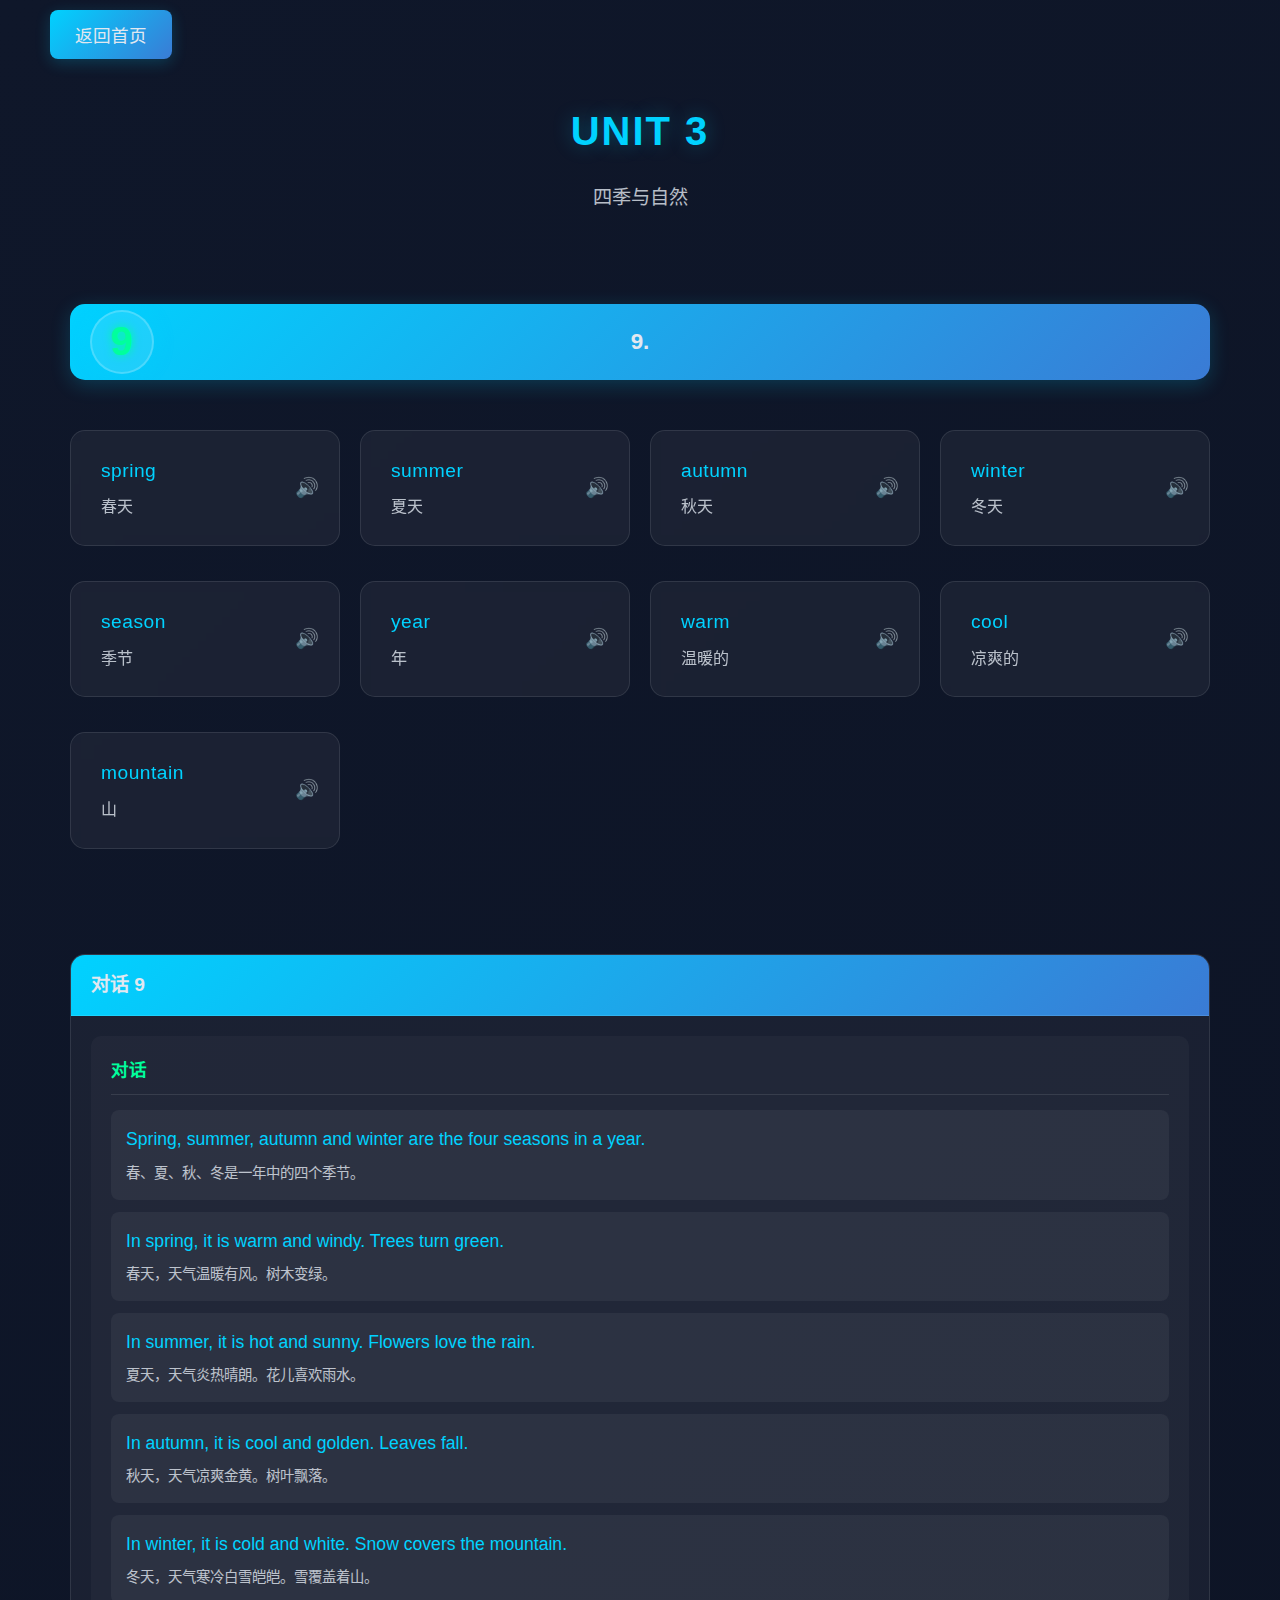
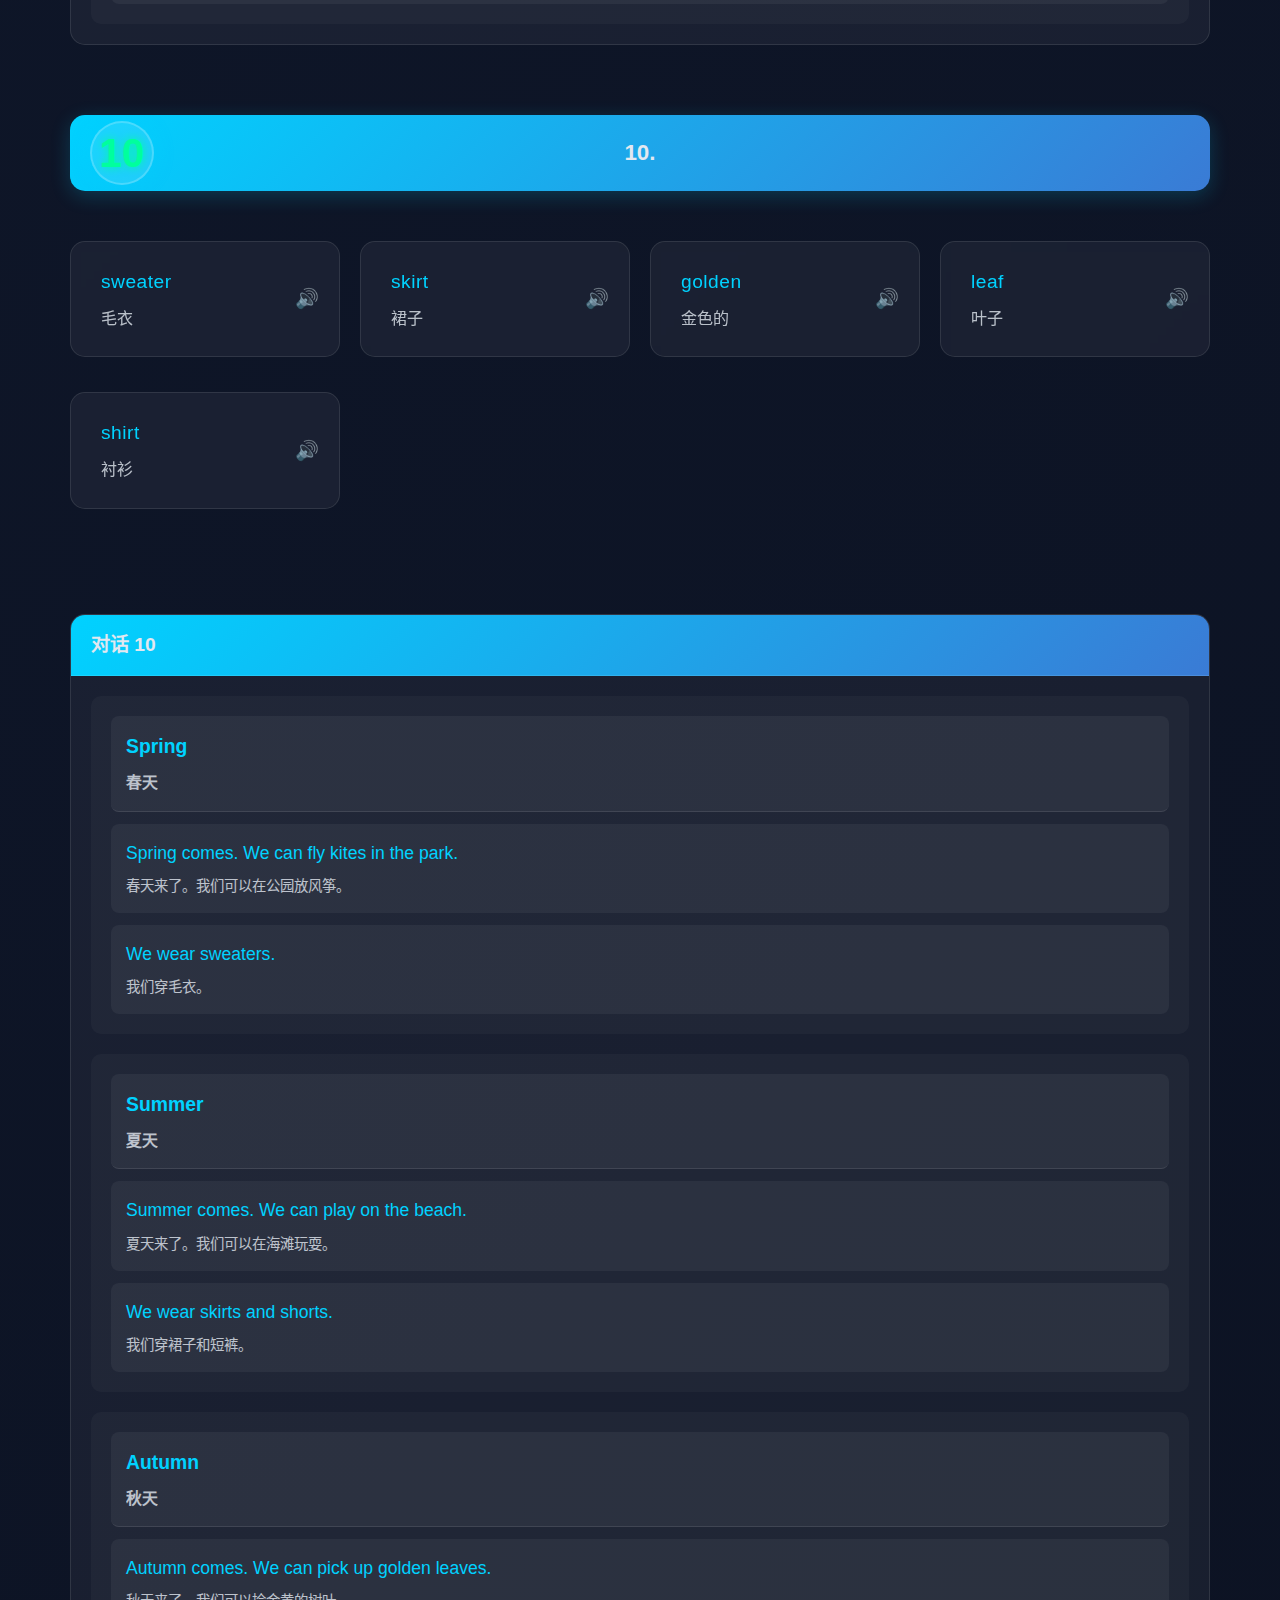
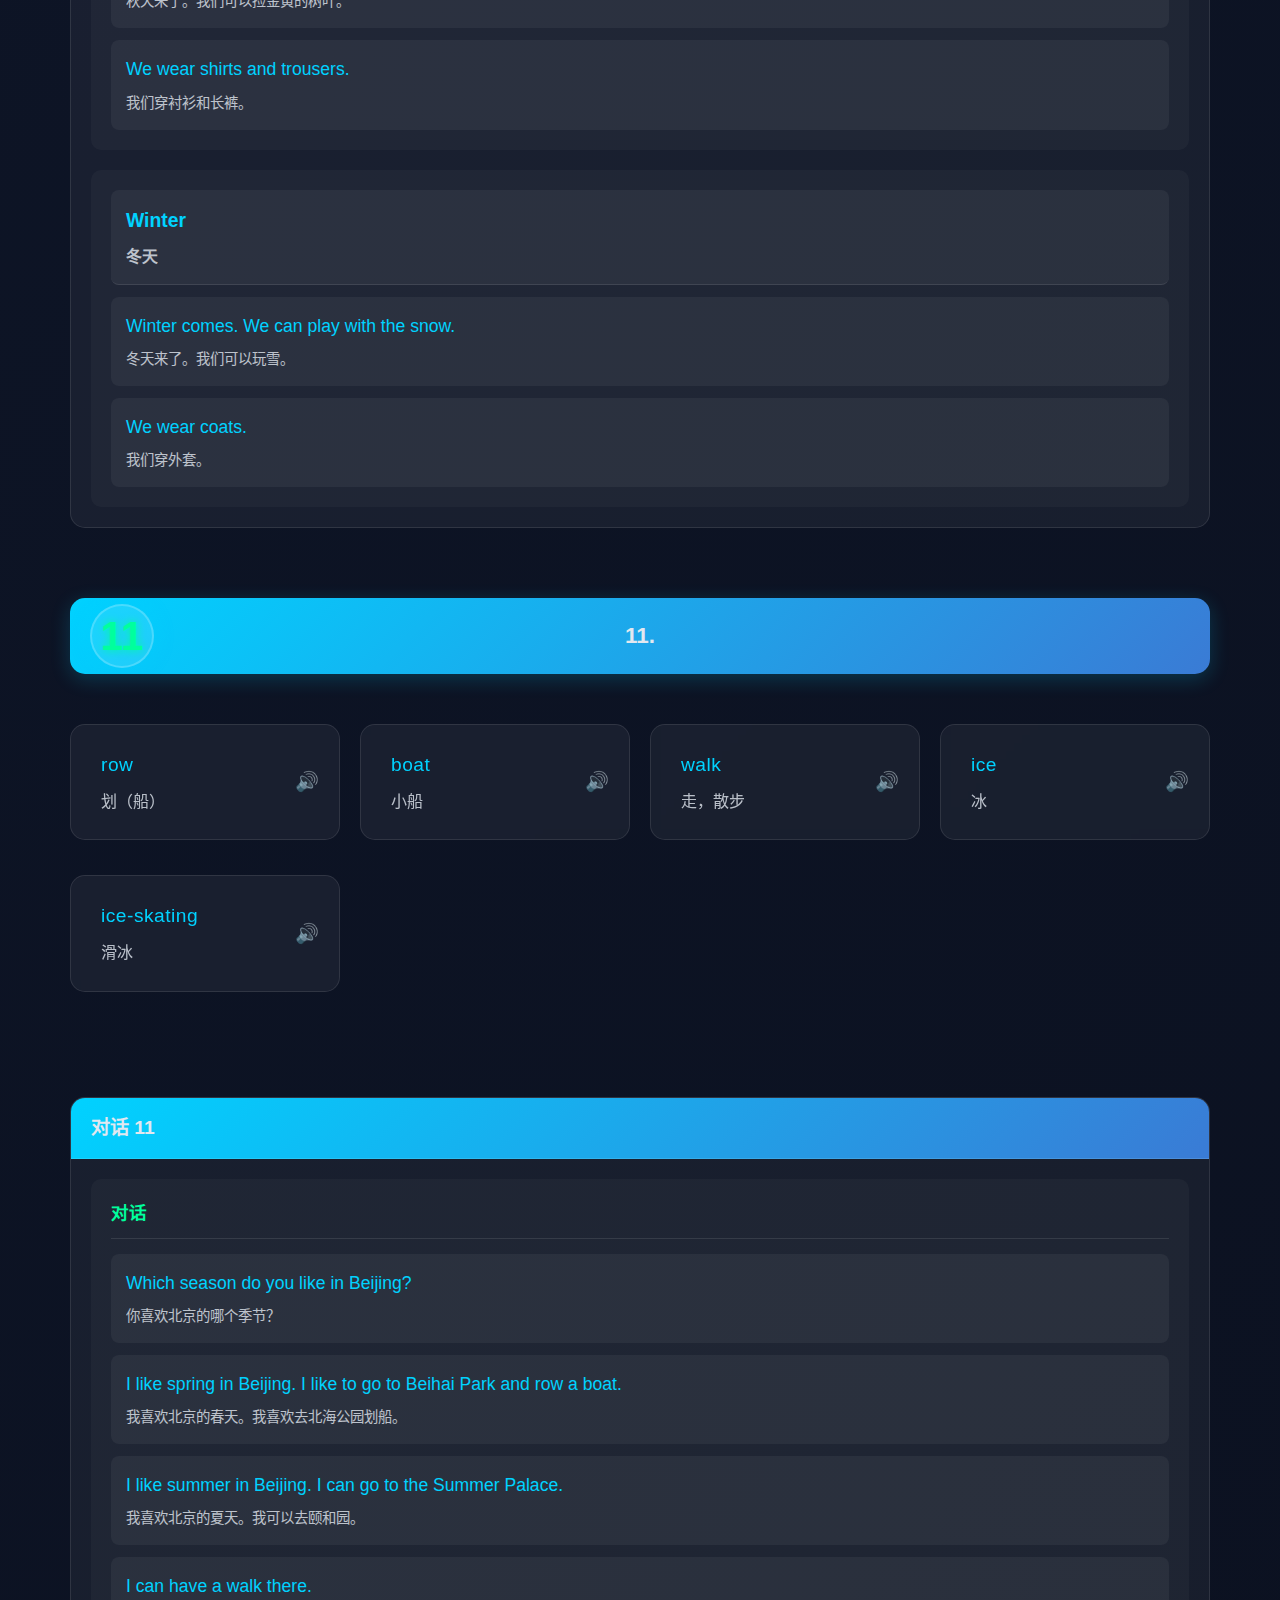
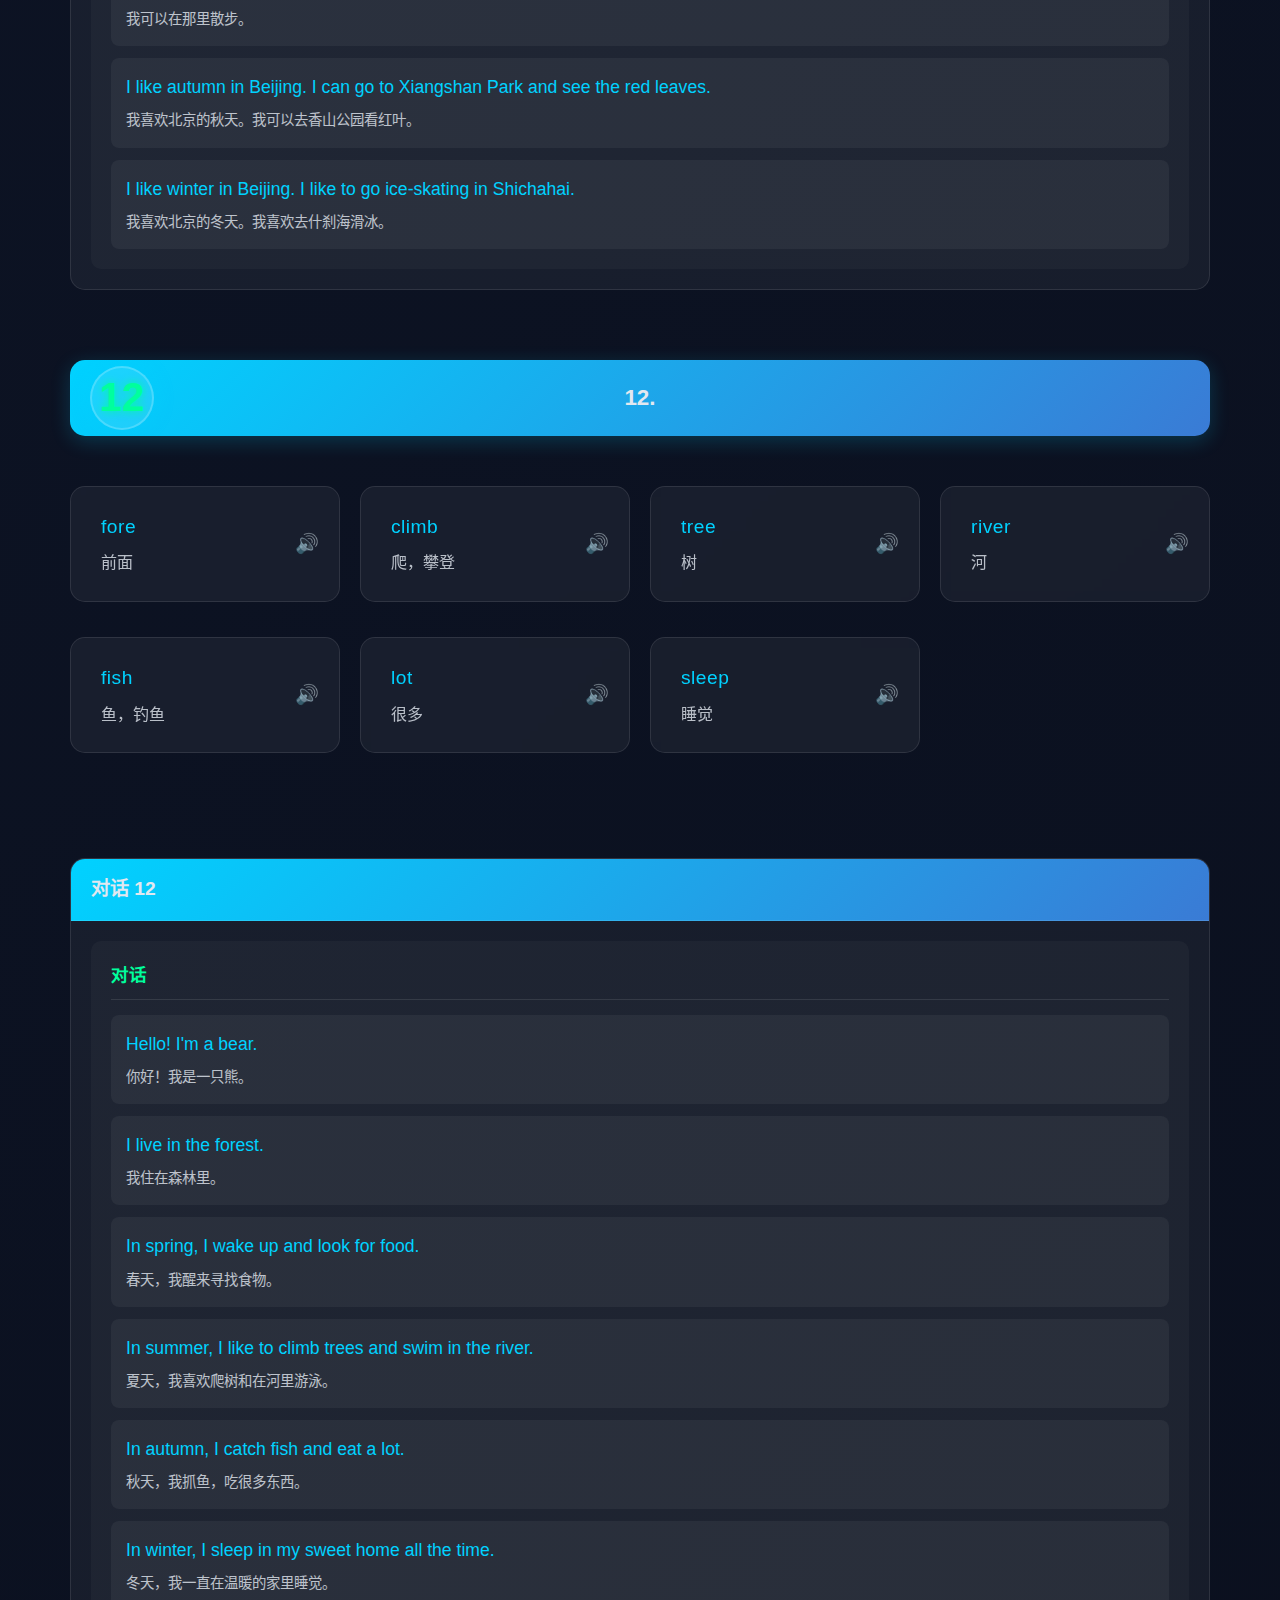
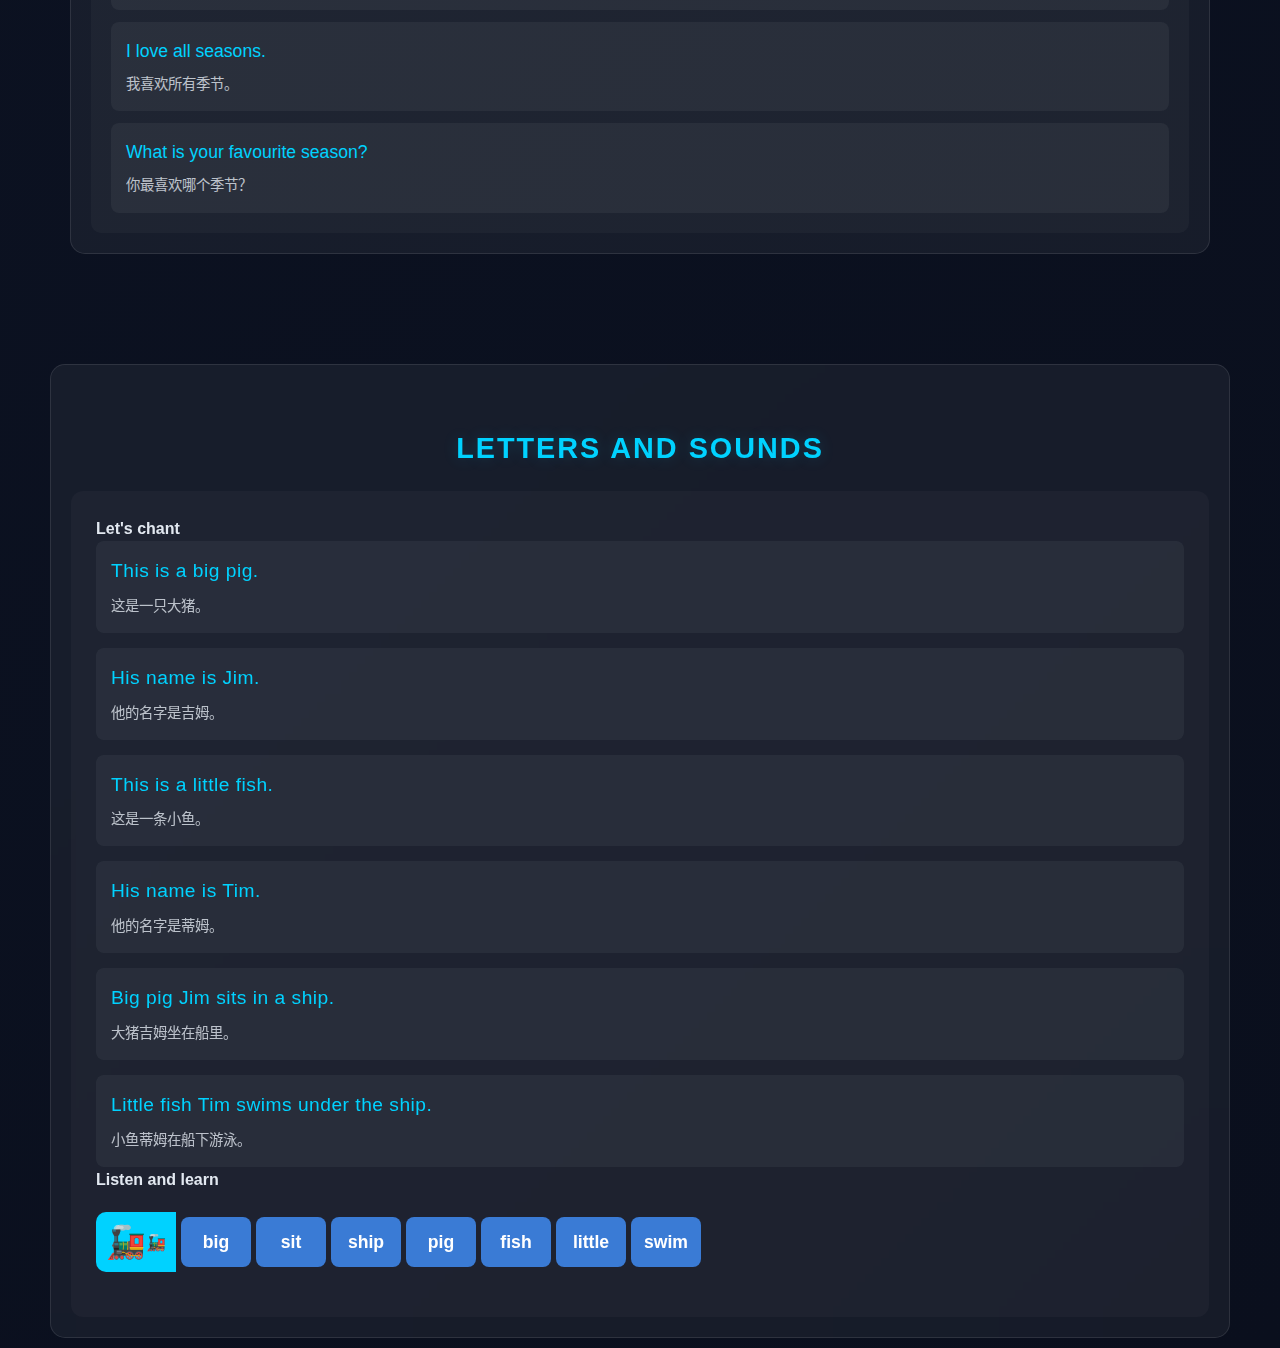
<file: unit3.html>
<!DOCTYPE html>
<html lang="zh-CN">
<head>
    <meta charset="UTF-8">
    <meta name="viewport" content="width=device-width, initial-scale=1.0, maximum-scale=1.0, user-scalable=no">
    <title>Unit 3 - 张小兔小学三年级下册英语</title>
    <link rel="stylesheet" href="styles.css">
    <style>
        /* 添加适应安卓的样式 */
        body {
            font-family: Arial, sans-serif;
            margin: 0;
            padding: 0;
        }
        .container {
            padding: 10px;
        }
        /* 其他样式保持不变 */
    </style>
</head>
<body>
    <div class="container">
        <button class="back-button" onclick="window.location.href='index.html'">返回首页</button>
        
        <header>
            <h1>Unit 3</h1>
            <p>四季与自然</p>
        </header>

        <main>
            <section class="words">
                <div class="sequence-title" data-number="9">9.</div>
                <div class="word-group">
                    <div class="word-item" data-text="spring">
                        <div class="word-english">spring</div>
                        <div class="word-chinese">春天</div>
                    </div>
                    <div class="word-item" data-text="summer">
                        <div class="word-english">summer</div>
                        <div class="word-chinese">夏天</div>
                    </div>
                    <div class="word-item" data-text="autumn">
                        <div class="word-english">autumn</div>
                        <div class="word-chinese">秋天</div>
                    </div>
                    <div class="word-item" data-text="winter">
                        <div class="word-english">winter</div>
                        <div class="word-chinese">冬天</div>
                    </div>
                    <div class="word-item" data-text="season">
                        <div class="word-english">season</div>
                        <div class="word-chinese">季节</div>
                    </div>
                    <div class="word-item" data-text="year">
                        <div class="word-english">year</div>
                        <div class="word-chinese">年</div>
                    </div>
                    <div class="word-item" data-text="warm">
                        <div class="word-english">warm</div>
                        <div class="word-chinese">温暖的</div>
                    </div>
                    <div class="word-item" data-text="cool">
                        <div class="word-english">cool</div>
                        <div class="word-chinese">凉爽的</div>
                    </div>
                    <div class="word-item" data-text="mountain">
                        <div class="word-english">mountain</div>
                        <div class="word-chinese">山</div>
                    </div>
                </div>

                <div class="dialogue-container">
                    <h3 class="dialogue-title">对话 9</h3>
                    <div class="dialogue-content">
                        <div class="dialogue-group">
                            <h4 class="dialogue-group-title">对话</h4>
                            <div class="dialogue-line" data-text="Spring, summer, autumn and winter are the four seasons in a year.">
                                <div class="dialogue-english">Spring, summer, autumn and winter are the four seasons in a year.</div>
                                <div class="dialogue-chinese">春、夏、秋、冬是一年中的四个季节。</div>
                            </div>
                            <div class="dialogue-line" data-text="In spring, it is warm and windy. Trees turn green.">
                                <div class="dialogue-english">In spring, it is warm and windy. Trees turn green.</div>
                                <div class="dialogue-chinese">春天，天气温暖有风。树木变绿。</div>
                            </div>
                            <div class="dialogue-line" data-text="In summer, it is hot and sunny. Flowers love the rain.">
                                <div class="dialogue-english">In summer, it is hot and sunny. Flowers love the rain.</div>
                                <div class="dialogue-chinese">夏天，天气炎热晴朗。花儿喜欢雨水。</div>
                            </div>
                            <div class="dialogue-line" data-text="In autumn, it is cool and golden. Leaves fall.">
                                <div class="dialogue-english">In autumn, it is cool and golden. Leaves fall.</div>
                                <div class="dialogue-chinese">秋天，天气凉爽金黄。树叶飘落。</div>
                            </div>
                            <div class="dialogue-line" data-text="In winter, it is cold and white. Snow covers the mountain.">
                                <div class="dialogue-english">In winter, it is cold and white. Snow covers the mountain.</div>
                                <div class="dialogue-chinese">冬天，天气寒冷白雪皑皑。雪覆盖着山。</div>
                            </div>
                        </div>
                    </div>
                </div>

                <div class="sequence-title" data-number="10">10.</div>
                <div class="word-group">
                    <div class="word-item" data-text="sweater">
                        <div class="word-english">sweater</div>
                        <div class="word-chinese">毛衣</div>
                    </div>
                    <div class="word-item" data-text="skirt">
                        <div class="word-english">skirt</div>
                        <div class="word-chinese">裙子</div>
                    </div>
                    <div class="word-item" data-text="golden">
                        <div class="word-english">golden</div>
                        <div class="word-chinese">金色的</div>
                    </div>
                    <div class="word-item" data-text="leaf">
                        <div class="word-english">leaf</div>
                        <div class="word-chinese">叶子</div>
                    </div>
                    <div class="word-item" data-text="shirt">
                        <div class="word-english">shirt</div>
                        <div class="word-chinese">衬衫</div>
                    </div>
                </div>

                <div class="dialogue-container">
                    <h3 class="dialogue-title">对话 10</h3>
                    <div class="dialogue-content">
                        <div class="dialogue-group">
                            <h4 class="dialogue-group-title dialogue-line" data-text="Spring">
                                <div class="dialogue-english">Spring</div>
                                <div class="dialogue-chinese">春天</div>
                            </h4>
                            <div class="dialogue-line" data-text="Spring comes. We can fly kites in the park.">
                                <div class="dialogue-english">Spring comes. We can fly kites in the park.</div>
                                <div class="dialogue-chinese">春天来了。我们可以在公园放风筝。</div>
                            </div>
                            <div class="dialogue-line" data-text="We wear sweaters.">
                                <div class="dialogue-english">We wear sweaters.</div>
                                <div class="dialogue-chinese">我们穿毛衣。</div>
                            </div>
                        </div>

                        <div class="dialogue-group">
                            <h4 class="dialogue-group-title dialogue-line" data-text="Summer">
                                <div class="dialogue-english">Summer</div>
                                <div class="dialogue-chinese">夏天</div>
                            </h4>
                            <div class="dialogue-line" data-text="Summer comes. We can play on the beach.">
                                <div class="dialogue-english">Summer comes. We can play on the beach.</div>
                                <div class="dialogue-chinese">夏天来了。我们可以在海滩玩耍。</div>
                            </div>
                            <div class="dialogue-line" data-text="We wear skirts and shorts.">
                                <div class="dialogue-english">We wear skirts and shorts.</div>
                                <div class="dialogue-chinese">我们穿裙子和短裤。</div>
                            </div>
                        </div>

                        <div class="dialogue-group">
                            <h4 class="dialogue-group-title dialogue-line" data-text="Autumn">
                                <div class="dialogue-english">Autumn</div>
                                <div class="dialogue-chinese">秋天</div>
                            </h4>
                            <div class="dialogue-line" data-text="Autumn comes. We can pick up golden leaves.">
                                <div class="dialogue-english">Autumn comes. We can pick up golden leaves.</div>
                                <div class="dialogue-chinese">秋天来了。我们可以捡金黄的树叶。</div>
                            </div>
                            <div class="dialogue-line" data-text="We wear shirts and trousers.">
                                <div class="dialogue-english">We wear shirts and trousers.</div>
                                <div class="dialogue-chinese">我们穿衬衫和长裤。</div>
                            </div>
                        </div>

                        <div class="dialogue-group">
                            <h4 class="dialogue-group-title dialogue-line" data-text="Winter">
                                <div class="dialogue-english">Winter</div>
                                <div class="dialogue-chinese">冬天</div>
                            </h4>
                            <div class="dialogue-line" data-text="Winter comes. We can play with the snow.">
                                <div class="dialogue-english">Winter comes. We can play with the snow.</div>
                                <div class="dialogue-chinese">冬天来了。我们可以玩雪。</div>
                            </div>
                            <div class="dialogue-line" data-text="We wear coats.">
                                <div class="dialogue-english">We wear coats.</div>
                                <div class="dialogue-chinese">我们穿外套。</div>
                            </div>
                        </div>
                    </div>
                </div>

                <div class="sequence-title" data-number="11">11.</div>
                <div class="word-group">
                    <div class="word-item" data-text="row">
                        <div class="word-english">row</div>
                        <div class="word-chinese">划（船）</div>
                    </div>
                    <div class="word-item" data-text="boat">
                        <div class="word-english">boat</div>
                        <div class="word-chinese">小船</div>
                    </div>
                    <div class="word-item" data-text="walk">
                        <div class="word-english">walk</div>
                        <div class="word-chinese">走，散步</div>
                    </div>
                    <div class="word-item" data-text="ice">
                        <div class="word-english">ice</div>
                        <div class="word-chinese">冰</div>
                    </div>
                    <div class="word-item" data-text="ice-skating">
                        <div class="word-english">ice-skating</div>
                        <div class="word-chinese">滑冰</div>
                    </div>
                </div>

                <div class="dialogue-container">
                    <h3 class="dialogue-title">对话 11</h3>
                    <div class="dialogue-content">
                        <div class="dialogue-group">
                            <h4 class="dialogue-group-title">对话</h4>
                            <div class="dialogue-line" data-text="Which season do you like in Beijing?">
                                <div class="dialogue-english">Which season do you like in Beijing?</div>
                                <div class="dialogue-chinese">你喜欢北京的哪个季节？</div>
                            </div>
                            <div class="dialogue-line" data-text="I like spring in Beijing. I like to go to Beihai Park and row a boat.">
                                <div class="dialogue-english">I like spring in Beijing. I like to go to Beihai Park and row a boat.</div>
                                <div class="dialogue-chinese">我喜欢北京的春天。我喜欢去北海公园划船。</div>
                            </div>
                            <div class="dialogue-line" data-text="I like summer in Beijing. I can go to the Summer Palace.">
                                <div class="dialogue-english">I like summer in Beijing. I can go to the Summer Palace.</div>
                                <div class="dialogue-chinese">我喜欢北京的夏天。我可以去颐和园。</div>
                            </div>
                            <div class="dialogue-line" data-text="I can have a walk there.">
                                <div class="dialogue-english">I can have a walk there.</div>
                                <div class="dialogue-chinese">我可以在那里散步。</div>
                            </div>
                            <div class="dialogue-line" data-text="I like autumn in Beijing. I can go to Xiangshan Park and see the red leaves.">
                                <div class="dialogue-english">I like autumn in Beijing. I can go to Xiangshan Park and see the red leaves.</div>
                                <div class="dialogue-chinese">我喜欢北京的秋天。我可以去香山公园看红叶。</div>
                            </div>
                            <div class="dialogue-line" data-text="I like winter in Beijing. I like to go ice-skating in Shichahai.">
                                <div class="dialogue-english">I like winter in Beijing. I like to go ice-skating in Shichahai.</div>
                                <div class="dialogue-chinese">我喜欢北京的冬天。我喜欢去什刹海滑冰。</div>
                            </div>
                        </div>
                    </div>
                </div>

                <div class="sequence-title" data-number="12">12.</div>
                <div class="word-group">
                    <div class="word-item" data-text="fore">
                        <div class="word-english">fore</div>
                        <div class="word-chinese">前面</div>
                    </div>
                    <div class="word-item" data-text="climb">
                        <div class="word-english">climb</div>
                        <div class="word-chinese">爬，攀登</div>
                    </div>
                    <div class="word-item" data-text="tree">
                        <div class="word-english">tree</div>
                        <div class="word-chinese">树</div>
                    </div>
                    <div class="word-item" data-text="river">
                        <div class="word-english">river</div>
                        <div class="word-chinese">河</div>
                    </div>
                    <div class="word-item" data-text="fish">
                        <div class="word-english">fish</div>
                        <div class="word-chinese">鱼，钓鱼</div>
                    </div>
                    <div class="word-item" data-text="lot">
                        <div class="word-english">lot</div>
                        <div class="word-chinese">很多</div>
                    </div>
                    <div class="word-item" data-text="sleep">
                        <div class="word-english">sleep</div>
                        <div class="word-chinese">睡觉</div>
                    </div>
                </div>

                <div class="dialogue-container">
                    <h3 class="dialogue-title">对话 12</h3>
                    <div class="dialogue-content">
                        <div class="dialogue-group">
                            <h4 class="dialogue-group-title">对话</h4>
                            <div class="dialogue-line" data-text="Hello! I'm a bear.">
                                <div class="dialogue-english">Hello! I'm a bear.</div>
                                <div class="dialogue-chinese">你好！我是一只熊。</div>
                            </div>
                            <div class="dialogue-line" data-text="I live in the forest.">
                                <div class="dialogue-english">I live in the forest.</div>
                                <div class="dialogue-chinese">我住在森林里。</div>
                            </div>
                            <div class="dialogue-line" data-text="In spring, I wake up and look for food.">
                                <div class="dialogue-english">In spring, I wake up and look for food.</div>
                                <div class="dialogue-chinese">春天，我醒来寻找食物。</div>
                            </div>
                            <div class="dialogue-line" data-text="In summer, I like to climb trees and swim in the river.">
                                <div class="dialogue-english">In summer, I like to climb trees and swim in the river.</div>
                                <div class="dialogue-chinese">夏天，我喜欢爬树和在河里游泳。</div>
                            </div>
                            <div class="dialogue-line" data-text="In autumn, I catch fish and eat a lot.">
                                <div class="dialogue-english">In autumn, I catch fish and eat a lot.</div>
                                <div class="dialogue-chinese">秋天，我抓鱼，吃很多东西。</div>
                            </div>
                            <div class="dialogue-line" data-text="In winter, I sleep in my sweet home all the time.">
                                <div class="dialogue-english">In winter, I sleep in my sweet home all the time.</div>
                                <div class="dialogue-chinese">冬天，我一直在温暖的家里睡觉。</div>
                            </div>
                            <div class="dialogue-line" data-text="I love all seasons.">
                                <div class="dialogue-english">I love all seasons.</div>
                                <div class="dialogue-chinese">我喜欢所有季节。</div>
                            </div>
                            <div class="dialogue-line" data-text="What is your favourite season?">
                                <div class="dialogue-english">What is your favourite season?</div>
                                <div class="dialogue-chinese">你最喜欢哪个季节？</div>
                            </div>
                        </div>
                    </div>
                </div>
            </section>

            <section class="letters-sounds">
                <h2 class="section-title">Letters and Sounds</h2>
                <div class="reading-container">
                    <div class="reading-content">
                        <div class="reading-group">
                            <h4 class="reading-group-title">Let's chant</h4>
                            <div class="reading-line" data-text="This is a big pig.">
                                <div class="reading-english">This is a big pig.</div>
                                <div class="reading-chinese">这是一只大猪。</div>
                            </div>
                            <div class="reading-line" data-text="His name is Jim.">
                                <div class="reading-english">His name is Jim.</div>
                                <div class="reading-chinese">他的名字是吉姆。</div>
                            </div>
                            <div class="reading-line" data-text="This is a little fish.">
                                <div class="reading-english">This is a little fish.</div>
                                <div class="reading-chinese">这是一条小鱼。</div>
                            </div>
                            <div class="reading-line" data-text="His name is Tim.">
                                <div class="reading-english">His name is Tim.</div>
                                <div class="reading-chinese">他的名字是蒂姆。</div>
                            </div>
                            <div class="reading-line" data-text="Big pig Jim sits in a ship.">
                                <div class="reading-english">Big pig Jim sits in a ship.</div>
                                <div class="reading-chinese">大猪吉姆坐在船里。</div>
                            </div>
                            <div class="reading-line" data-text="Little fish Tim swims under the ship.">
                                <div class="reading-english">Little fish Tim swims under the ship.</div>
                                <div class="reading-chinese">小鱼蒂姆在船下游泳。</div>
                            </div>
                        </div>

                        <div class="reading-group">
                            <h4 class="reading-group-title">Listen and learn</h4>
                            <div class="train-container">
                                <div class="train-engine">
                                    🚂
                                </div>
                                <div class="train-cars">
                                    <div class="train-car" data-text="big">
                                        <div class="train-word">big</div>
                                    </div>
                                    <div class="train-car" data-text="sit">
                                        <div class="train-word">sit</div>
                                    </div>
                                    <div class="train-car" data-text="ship">
                                        <div class="train-word">ship</div>
                                    </div>
                                    <div class="train-car" data-text="pig">
                                        <div class="train-word">pig</div>
                                    </div>
                                    <div class="train-car" data-text="fish">
                                        <div class="train-word">fish</div>
                                    </div>
                                    <div class="train-car" data-text="little">
                                        <div class="train-word">little</div>
                                    </div>
                                    <div class="train-car" data-text="swim">
                                        <div class="train-word">swim</div>
                                    </div>
                                </div>
                            </div>
                        </div>
                    </div>
                </div>
            </section>
        </main>
    </div>
    <script src="script.js"></script>
</body>
</html>
</file>
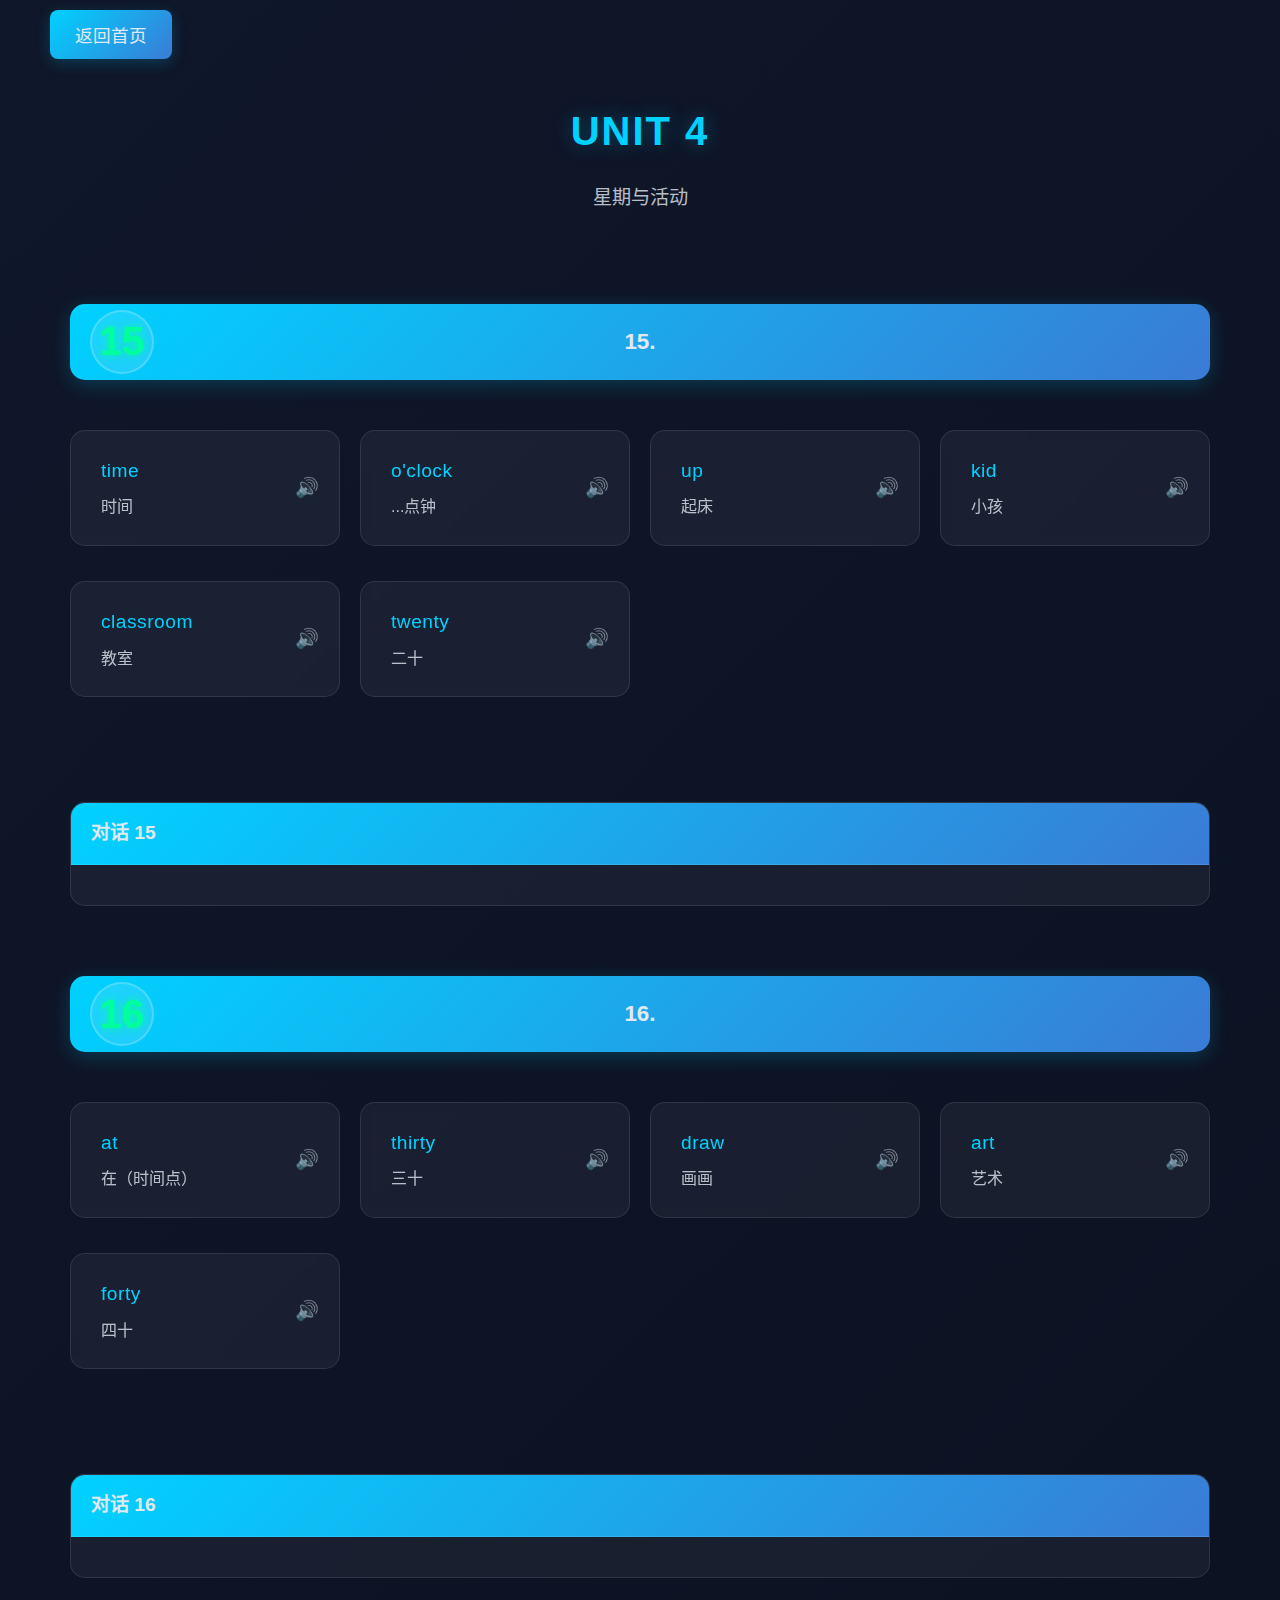
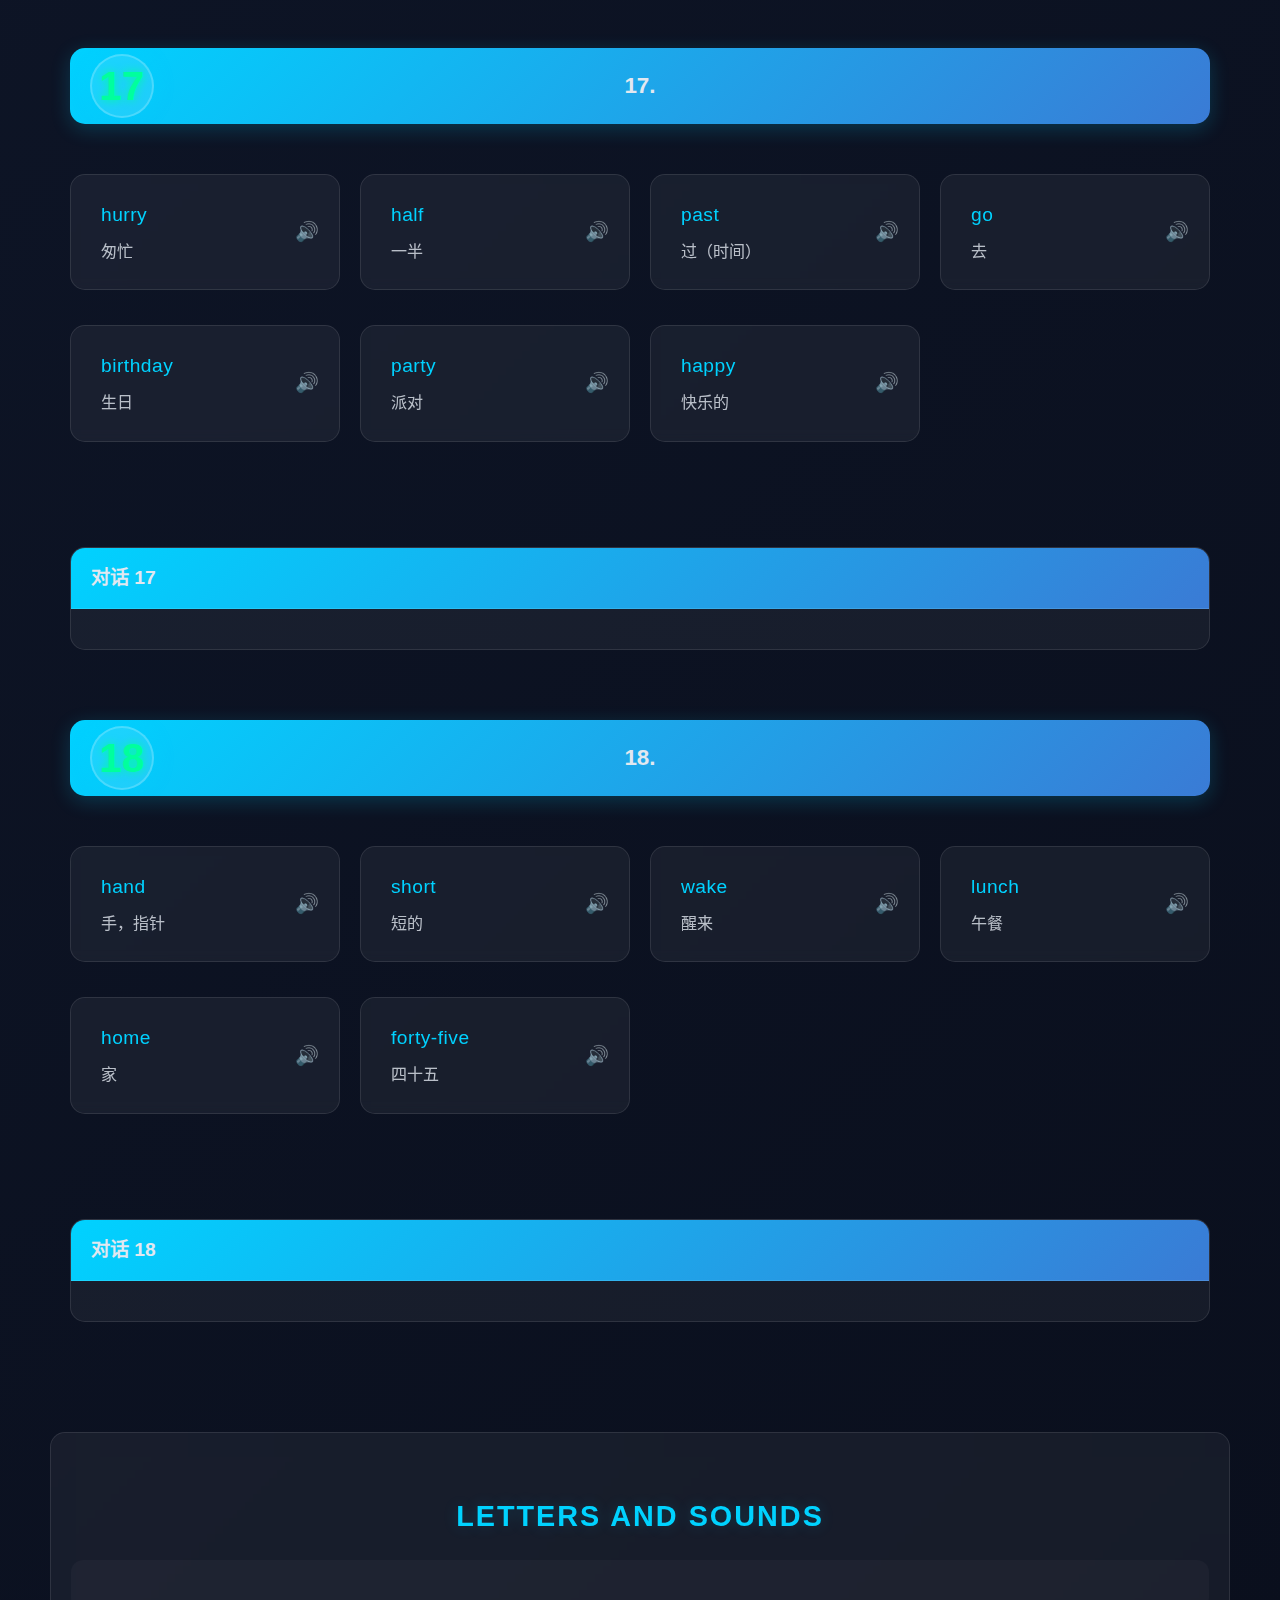
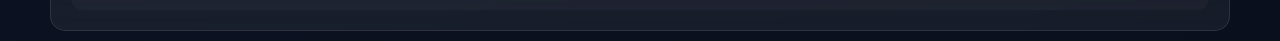
<file: unit4.html>
<!DOCTYPE html>
<html lang="zh-CN">
<head>
    <meta charset="UTF-8">
    <meta name="viewport" content="width=device-width, initial-scale=1.0, maximum-scale=1.0, user-scalable=no">
    <title>Unit 4 - 张小兔小学三年级下册英语</title>
    <link rel="stylesheet" href="styles.css">
    <style>
        /* 添加适应安卓的样式 */
        body {
            font-family: Arial, sans-serif;
            margin: 0;
            padding: 0;
        }
        .container {
            padding: 10px;
        }
        /* 其他样式保持不变 */
    </style>
</head>
<body>
    <div class="container">
        <button class="back-button" onclick="window.location.href='index.html'">返回首页</button>
        
        <header>
            <h1>Unit 4</h1>
            <p>星期与活动</p>
        </header>

        <main>
            <section class="words">
                <div class="sequence-title" data-number="15">15.</div>
                <div class="word-group">
                    <div class="word-item" data-text="time">
                        <div class="word-english">time</div>
                        <div class="word-chinese">时间</div>
                    </div>
                    <div class="word-item" data-text="o'clock">
                        <div class="word-english">o'clock</div>
                        <div class="word-chinese">...点钟</div>
                    </div>
                    <div class="word-item" data-text="up">
                        <div class="word-english">up</div>
                        <div class="word-chinese">起床</div>
                    </div>
                    <div class="word-item" data-text="kid">
                        <div class="word-english">kid</div>
                        <div class="word-chinese">小孩</div>
                    </div>
                    <div class="word-item" data-text="classroom">
                        <div class="word-english">classroom</div>
                        <div class="word-chinese">教室</div>
                    </div>
                    <div class="word-item" data-text="twenty">
                        <div class="word-english">twenty</div>
                        <div class="word-chinese">二十</div>
                    </div>
                </div>

                <div class="dialogue-container">
                    <h3 class="dialogue-title">对话 15</h3>
                    <div class="dialogue-content">
                        <!-- 对话内容待添加 -->
                    </div>
                </div>

                <div class="sequence-title" data-number="16">16.</div>
                <div class="word-group">
                    <div class="word-item" data-text="at">
                        <div class="word-english">at</div>
                        <div class="word-chinese">在（时间点）</div>
                    </div>
                    <div class="word-item" data-text="thirty">
                        <div class="word-english">thirty</div>
                        <div class="word-chinese">三十</div>
                    </div>
                    <div class="word-item" data-text="draw">
                        <div class="word-english">draw</div>
                        <div class="word-chinese">画画</div>
                    </div>
                    <div class="word-item" data-text="art">
                        <div class="word-english">art</div>
                        <div class="word-chinese">艺术</div>
                    </div>
                    <div class="word-item" data-text="forty">
                        <div class="word-english">forty</div>
                        <div class="word-chinese">四十</div>
                    </div>
                </div>

                <div class="dialogue-container">
                    <h3 class="dialogue-title">对话 16</h3>
                    <div class="dialogue-content">
                        <!-- 对话内容待添加 -->
                    </div>
                </div>

                <div class="sequence-title" data-number="17">17.</div>
                <div class="word-group">
                    <div class="word-item" data-text="hurry">
                        <div class="word-english">hurry</div>
                        <div class="word-chinese">匆忙</div>
                    </div>
                    <div class="word-item" data-text="half">
                        <div class="word-english">half</div>
                        <div class="word-chinese">一半</div>
                    </div>
                    <div class="word-item" data-text="past">
                        <div class="word-english">past</div>
                        <div class="word-chinese">过（时间）</div>
                    </div>
                    <div class="word-item" data-text="go">
                        <div class="word-english">go</div>
                        <div class="word-chinese">去</div>
                    </div>
                    <div class="word-item" data-text="birthday">
                        <div class="word-english">birthday</div>
                        <div class="word-chinese">生日</div>
                    </div>
                    <div class="word-item" data-text="party">
                        <div class="word-english">party</div>
                        <div class="word-chinese">派对</div>
                    </div>
                    <div class="word-item" data-text="happy">
                        <div class="word-english">happy</div>
                        <div class="word-chinese">快乐的</div>
                    </div>
                </div>

                <div class="dialogue-container">
                    <h3 class="dialogue-title">对话 17</h3>
                    <div class="dialogue-content">
                        <!-- 对话内容待添加 -->
                    </div>
                </div>

                <div class="sequence-title" data-number="18">18.</div>
                <div class="word-group">
                    <div class="word-item" data-text="hand">
                        <div class="word-english">hand</div>
                        <div class="word-chinese">手，指针</div>
                    </div>
                    <div class="word-item" data-text="short">
                        <div class="word-english">short</div>
                        <div class="word-chinese">短的</div>
                    </div>
                    <div class="word-item" data-text="wake">
                        <div class="word-english">wake</div>
                        <div class="word-chinese">醒来</div>
                    </div>
                    <div class="word-item" data-text="lunch">
                        <div class="word-english">lunch</div>
                        <div class="word-chinese">午餐</div>
                    </div>
                    <div class="word-item" data-text="home">
                        <div class="word-english">home</div>
                        <div class="word-chinese">家</div>
                    </div>
                    <div class="word-item" data-text="forty-five">
                        <div class="word-english">forty-five</div>
                        <div class="word-chinese">四十五</div>
                    </div>
                </div>

                <div class="dialogue-container">
                    <h3 class="dialogue-title">对话 18</h3>
                    <div class="dialogue-content">
                        <!-- 对话内容待添加 -->
                    </div>
                </div>
            </section>

            <section class="letters-sounds">
                <h2 class="section-title">Letters and Sounds</h2>
                <div class="reading-container">
                    <div class="reading-content">
                        <!-- Letters and Sounds 内容待添加 -->
                    </div>
                </div>
            </section>
        </main>
    </div>
    <script src="script.js"></script>
</body>
</html>
</file>
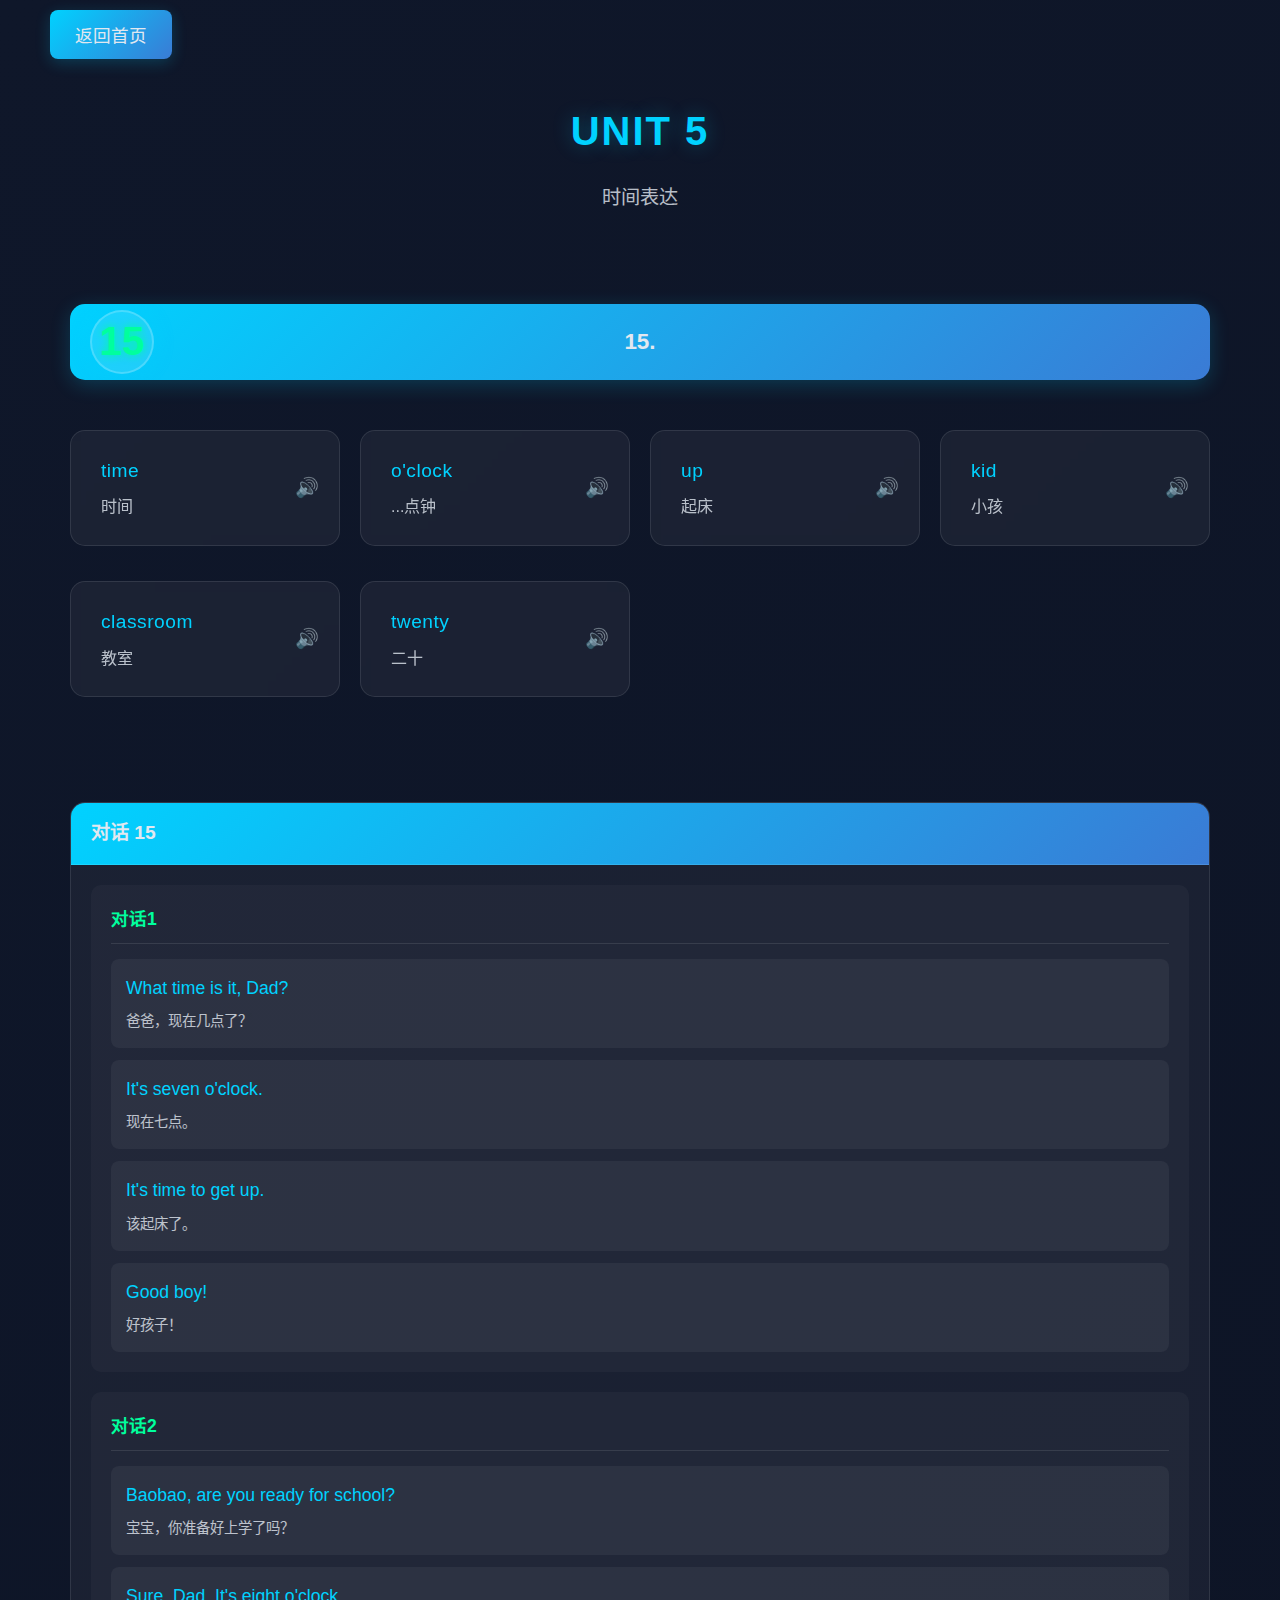
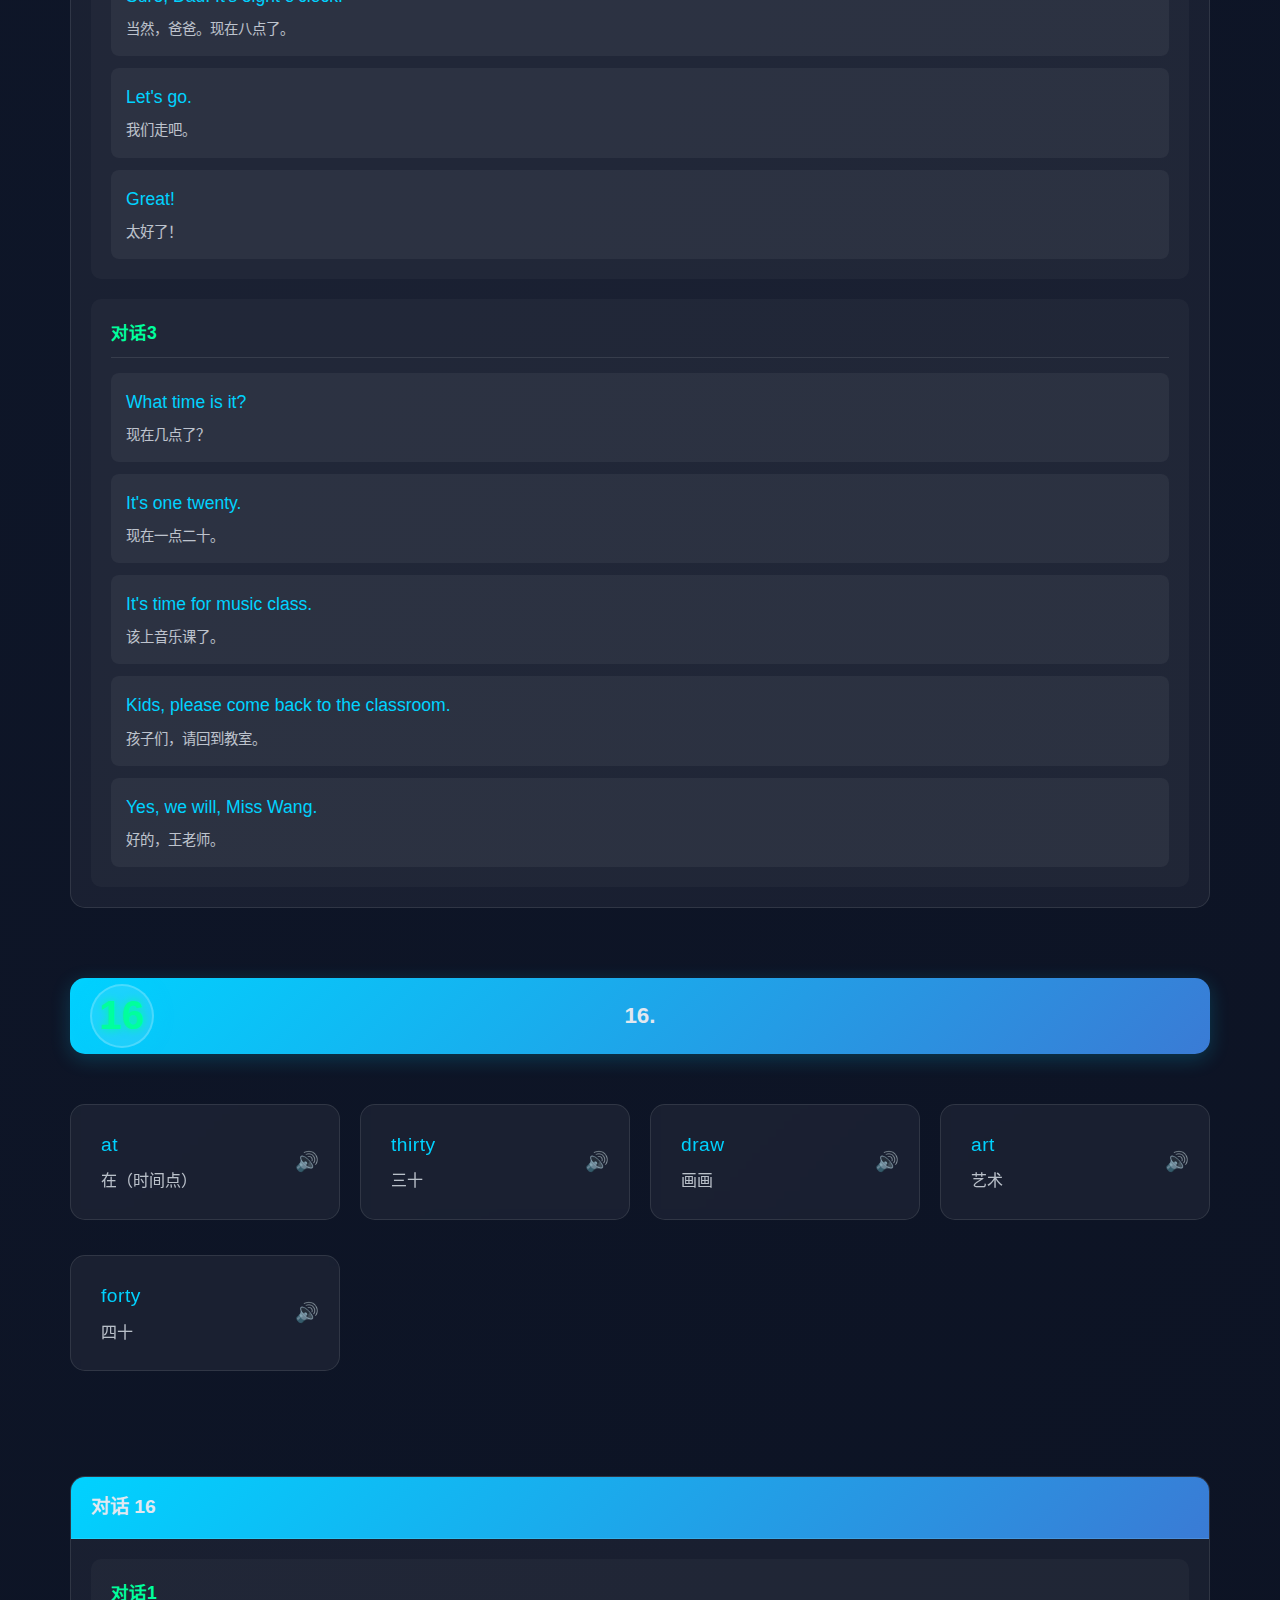
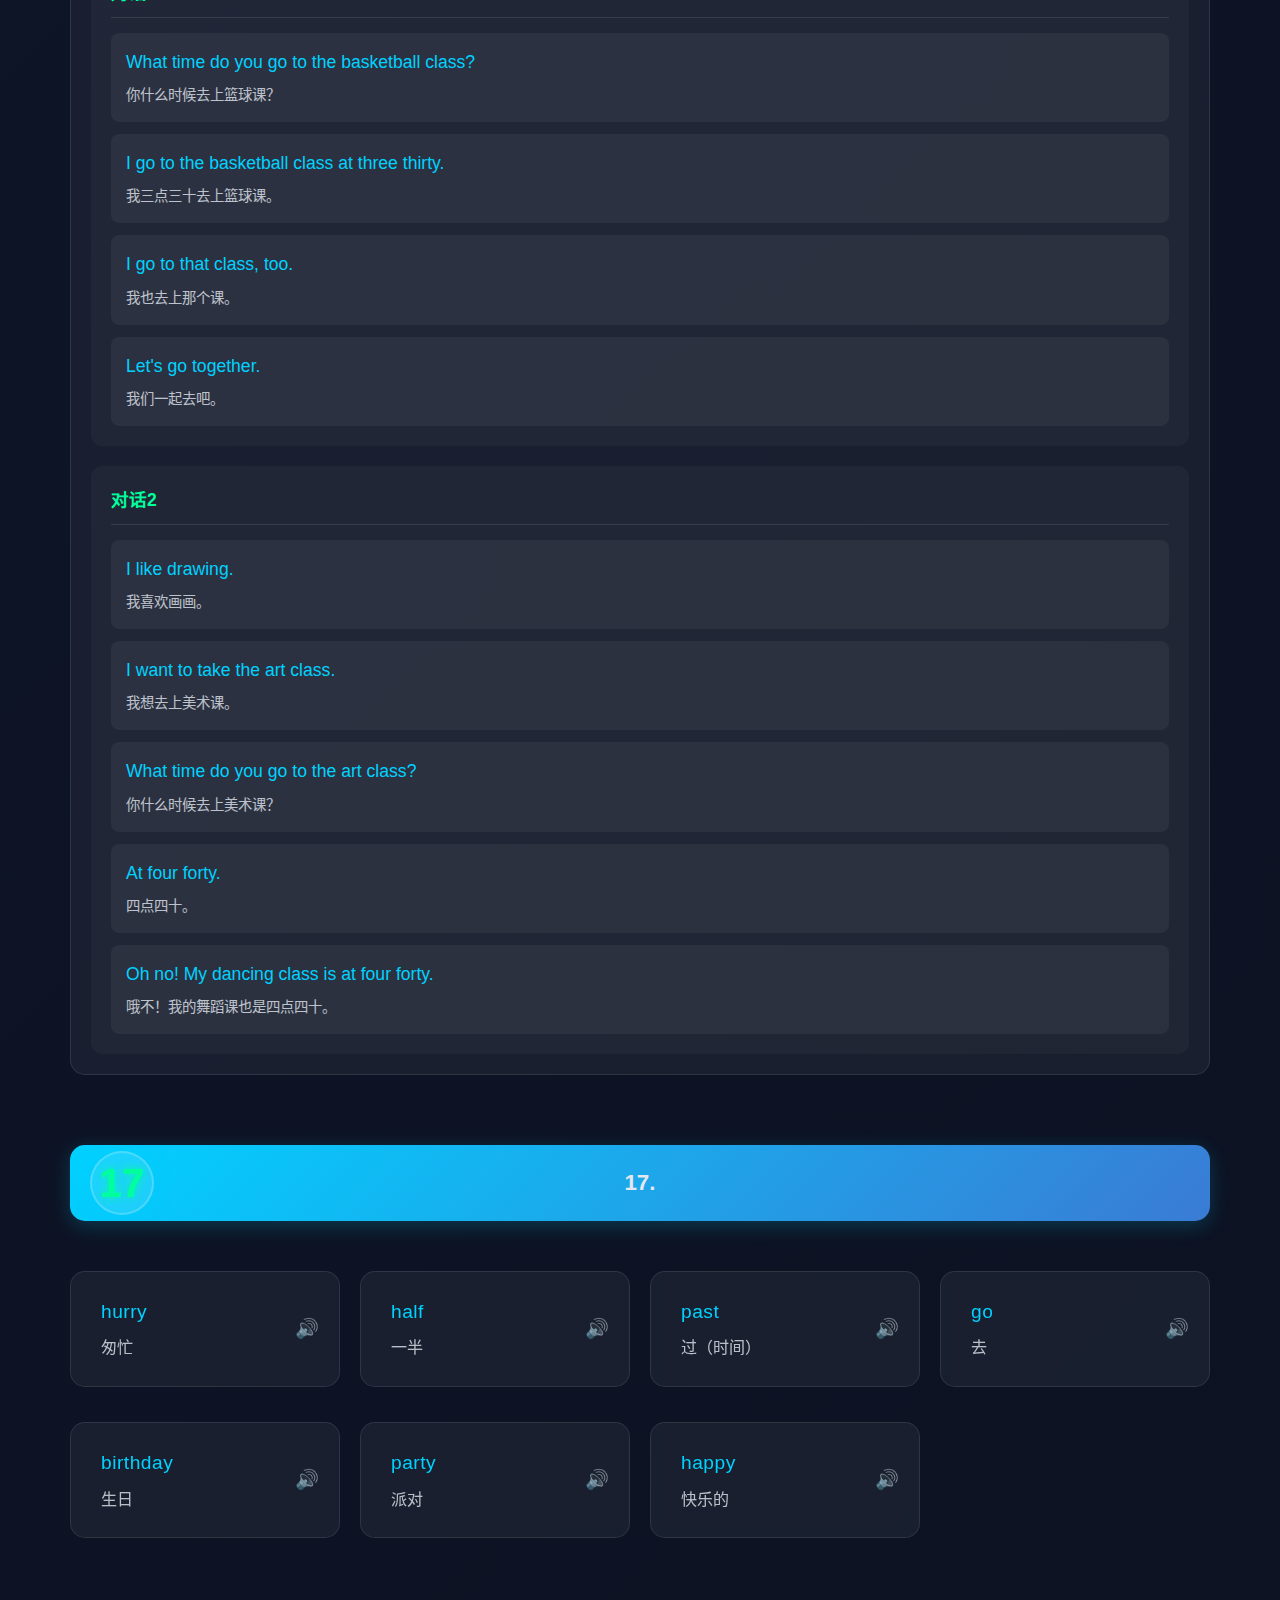
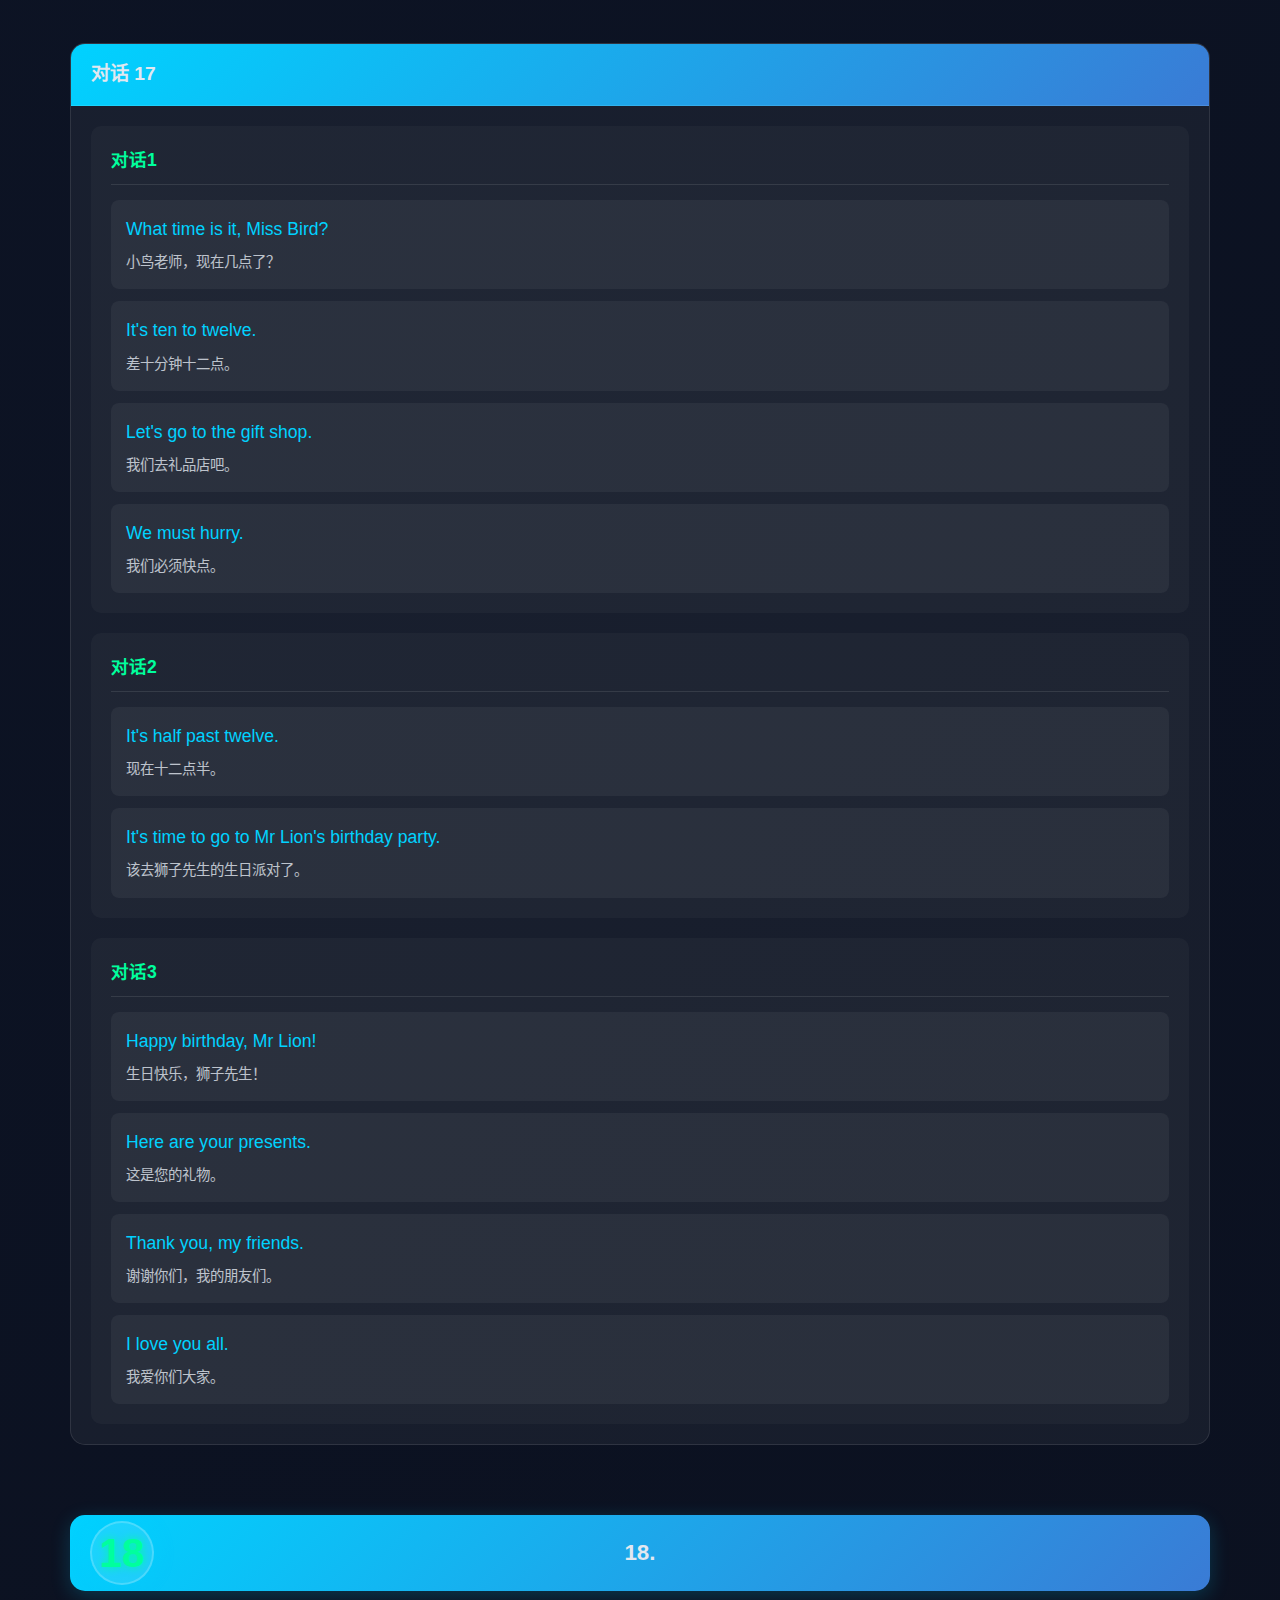
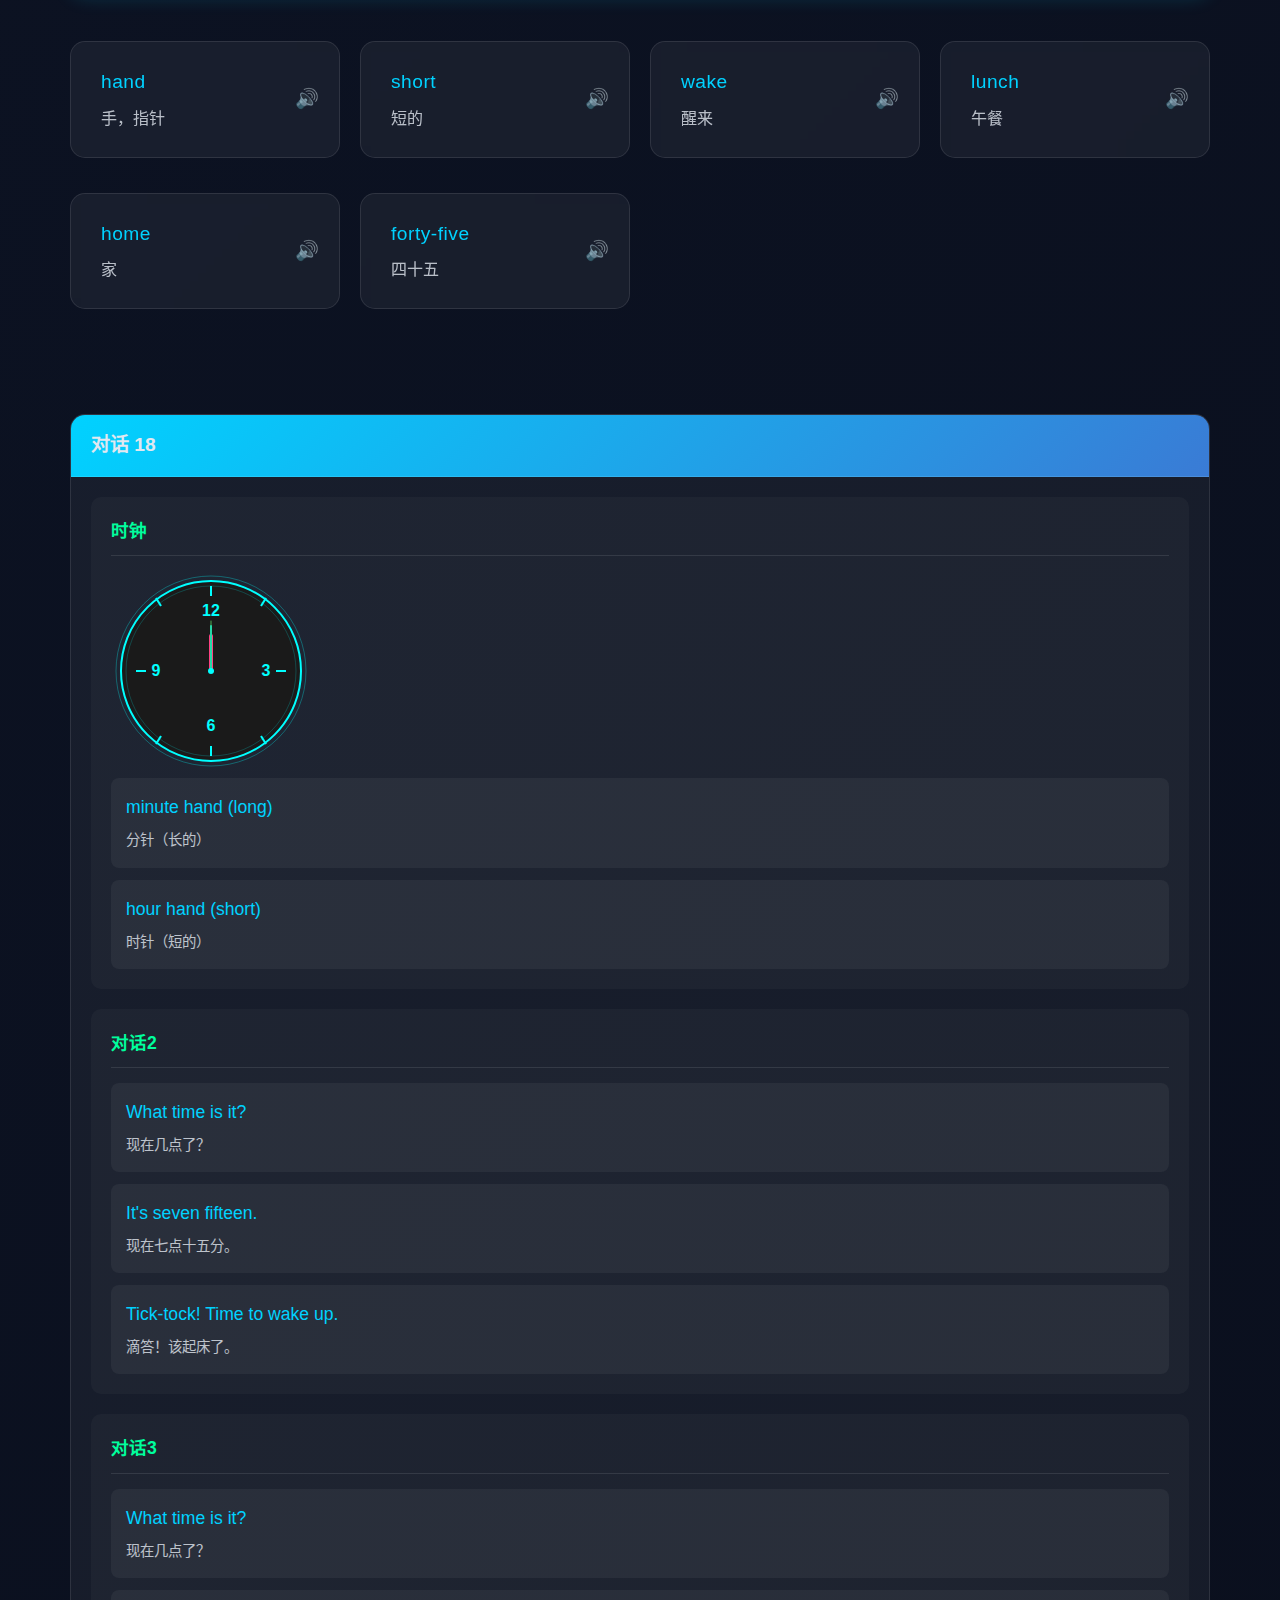
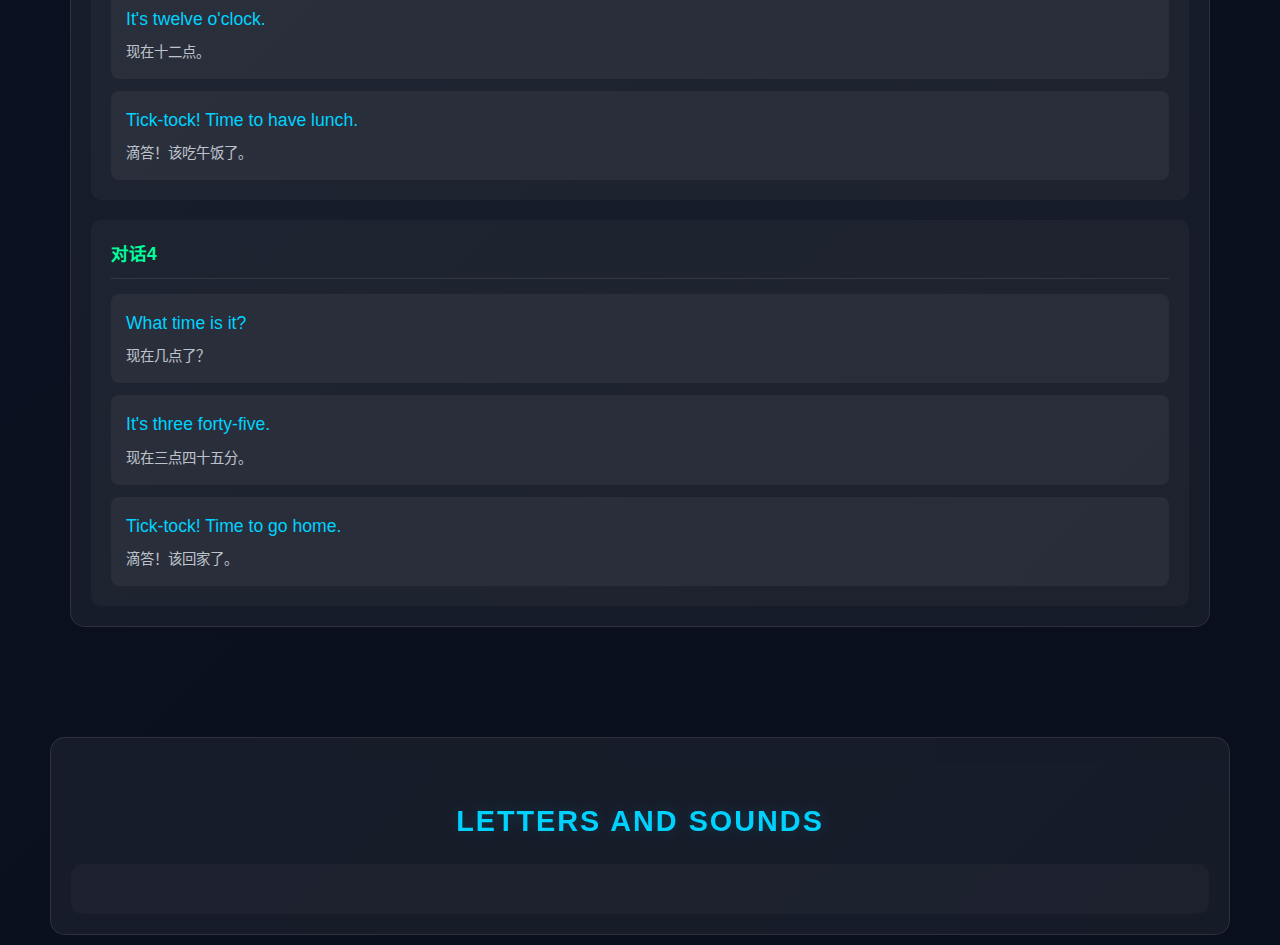
<file: unit5.html>
<!DOCTYPE html>
<html lang="zh-CN">
<head>
    <meta charset="UTF-8">
    <meta name="viewport" content="width=device-width, initial-scale=1.0, maximum-scale=1.0, user-scalable=no">
    <title>Unit 5 - 张小兔小学三年级下册英语</title>
    <link rel="stylesheet" href="styles.css">
    <style>
        /* 添加适应安卓的样式 */
        body {
            font-family: Arial, sans-serif;
            margin: 0;
            padding: 0;
        }
        .container {
            padding: 10px;
        }
        /* 其他样式保持不变 */
    </style>
</head>
<body>
    <div class="container">
        <button class="back-button" onclick="window.location.href='index.html'">返回首页</button>
        
        <header>
            <h1>Unit 5</h1>
            <p>时间表达</p>
        </header>

        <main>
            <section class="words">
                <div class="sequence-title" data-number="15">15.</div>
                <div class="word-group">
                    <div class="word-item" data-text="time">
                        <div class="word-english">time</div>
                        <div class="word-chinese">时间</div>
                    </div>
                    <div class="word-item" data-text="o'clock">
                        <div class="word-english">o'clock</div>
                        <div class="word-chinese">...点钟</div>
                    </div>
                    <div class="word-item" data-text="up">
                        <div class="word-english">up</div>
                        <div class="word-chinese">起床</div>
                    </div>
                    <div class="word-item" data-text="kid">
                        <div class="word-english">kid</div>
                        <div class="word-chinese">小孩</div>
                    </div>
                    <div class="word-item" data-text="classroom">
                        <div class="word-english">classroom</div>
                        <div class="word-chinese">教室</div>
                    </div>
                    <div class="word-item" data-text="twenty">
                        <div class="word-english">twenty</div>
                        <div class="word-chinese">二十</div>
                    </div>
                </div>

                <div class="dialogue-container">
                    <h3 class="dialogue-title">对话 15</h3>
                    <div class="dialogue-content">
                        <div class="dialogue-group">
                            <h4 class="dialogue-group-title">对话1</h4>
                            <div class="dialogue-line" data-text="What time is it, Dad?">
                                <div class="dialogue-english">What time is it, Dad?</div>
                                <div class="dialogue-chinese">爸爸，现在几点了？</div>
                            </div>
                            <div class="dialogue-line" data-text="It's seven o'clock.">
                                <div class="dialogue-english">It's seven o'clock.</div>
                                <div class="dialogue-chinese">现在七点。</div>
                            </div>
                            <div class="dialogue-line" data-text="It's time to get up.">
                                <div class="dialogue-english">It's time to get up.</div>
                                <div class="dialogue-chinese">该起床了。</div>
                            </div>
                            <div class="dialogue-line" data-text="Good boy!">
                                <div class="dialogue-english">Good boy!</div>
                                <div class="dialogue-chinese">好孩子！</div>
                            </div>
                        </div>

                        <div class="dialogue-group">
                            <h4 class="dialogue-group-title">对话2</h4>
                            <div class="dialogue-line" data-text="Baobao, are you ready for school?">
                                <div class="dialogue-english">Baobao, are you ready for school?</div>
                                <div class="dialogue-chinese">宝宝，你准备好上学了吗？</div>
                            </div>
                            <div class="dialogue-line" data-text="Sure, Dad. It's eight o'clock.">
                                <div class="dialogue-english">Sure, Dad. It's eight o'clock.</div>
                                <div class="dialogue-chinese">当然，爸爸。现在八点了。</div>
                            </div>
                            <div class="dialogue-line" data-text="Let's go.">
                                <div class="dialogue-english">Let's go.</div>
                                <div class="dialogue-chinese">我们走吧。</div>
                            </div>
                            <div class="dialogue-line" data-text="Great!">
                                <div class="dialogue-english">Great!</div>
                                <div class="dialogue-chinese">太好了！</div>
                            </div>
                        </div>

                        <div class="dialogue-group">
                            <h4 class="dialogue-group-title">对话3</h4>
                            <div class="dialogue-line" data-text="What time is it?">
                                <div class="dialogue-english">What time is it?</div>
                                <div class="dialogue-chinese">现在几点了？</div>
                            </div>
                            <div class="dialogue-line" data-text="It's one twenty.">
                                <div class="dialogue-english">It's one twenty.</div>
                                <div class="dialogue-chinese">现在一点二十。</div>
                            </div>
                            <div class="dialogue-line" data-text="It's time for music class.">
                                <div class="dialogue-english">It's time for music class.</div>
                                <div class="dialogue-chinese">该上音乐课了。</div>
                            </div>
                            <div class="dialogue-line" data-text="Kids, please come back to the classroom.">
                                <div class="dialogue-english">Kids, please come back to the classroom.</div>
                                <div class="dialogue-chinese">孩子们，请回到教室。</div>
                            </div>
                            <div class="dialogue-line" data-text="Yes, we will, Miss Wang.">
                                <div class="dialogue-english">Yes, we will, Miss Wang.</div>
                                <div class="dialogue-chinese">好的，王老师。</div>
                            </div>
                        </div>
                    </div>
                </div>

                <div class="sequence-title" data-number="16">16.</div>
                <div class="word-group">
                    <div class="word-item" data-text="at">
                        <div class="word-english">at</div>
                        <div class="word-chinese">在（时间点）</div>
                    </div>
                    <div class="word-item" data-text="thirty">
                        <div class="word-english">thirty</div>
                        <div class="word-chinese">三十</div>
                    </div>
                    <div class="word-item" data-text="draw">
                        <div class="word-english">draw</div>
                        <div class="word-chinese">画画</div>
                    </div>
                    <div class="word-item" data-text="art">
                        <div class="word-english">art</div>
                        <div class="word-chinese">艺术</div>
                    </div>
                    <div class="word-item" data-text="forty">
                        <div class="word-english">forty</div>
                        <div class="word-chinese">四十</div>
                    </div>
                </div>

                <div class="dialogue-container">
                    <h3 class="dialogue-title">对话 16</h3>
                    <div class="dialogue-content">
                        <div class="dialogue-group">
                            <h4 class="dialogue-group-title">对话1</h4>
                            <div class="dialogue-line" data-text="What time do you go to the basketball class?">
                                <div class="dialogue-english">What time do you go to the basketball class?</div>
                                <div class="dialogue-chinese">你什么时候去上篮球课？</div>
                            </div>
                            <div class="dialogue-line" data-text="I go to the basketball class at three thirty.">
                                <div class="dialogue-english">I go to the basketball class at three thirty.</div>
                                <div class="dialogue-chinese">我三点三十去上篮球课。</div>
                            </div>
                            <div class="dialogue-line" data-text="I go to that class, too.">
                                <div class="dialogue-english">I go to that class, too.</div>
                                <div class="dialogue-chinese">我也去上那个课。</div>
                            </div>
                            <div class="dialogue-line" data-text="Let's go together.">
                                <div class="dialogue-english">Let's go together.</div>
                                <div class="dialogue-chinese">我们一起去吧。</div>
                            </div>
                        </div>

                        <div class="dialogue-group">
                            <h4 class="dialogue-group-title">对话2</h4>
                            <div class="dialogue-line" data-text="I like drawing.">
                                <div class="dialogue-english">I like drawing.</div>
                                <div class="dialogue-chinese">我喜欢画画。</div>
                            </div>
                            <div class="dialogue-line" data-text="I want to take the art class.">
                                <div class="dialogue-english">I want to take the art class.</div>
                                <div class="dialogue-chinese">我想去上美术课。</div>
                            </div>
                            <div class="dialogue-line" data-text="What time do you go to the art class?">
                                <div class="dialogue-english">What time do you go to the art class?</div>
                                <div class="dialogue-chinese">你什么时候去上美术课？</div>
                            </div>
                            <div class="dialogue-line" data-text="At four forty.">
                                <div class="dialogue-english">At four forty.</div>
                                <div class="dialogue-chinese">四点四十。</div>
                            </div>
                            <div class="dialogue-line" data-text="Oh no! My dancing class is at four forty.">
                                <div class="dialogue-english">Oh no! My dancing class is at four forty.</div>
                                <div class="dialogue-chinese">哦不！我的舞蹈课也是四点四十。</div>
                            </div>
                        </div>
                    </div>
                </div>

                <div class="sequence-title" data-number="17">17.</div>
                <div class="word-group">
                    <div class="word-item" data-text="hurry">
                        <div class="word-english">hurry</div>
                        <div class="word-chinese">匆忙</div>
                    </div>
                    <div class="word-item" data-text="half">
                        <div class="word-english">half</div>
                        <div class="word-chinese">一半</div>
                    </div>
                    <div class="word-item" data-text="past">
                        <div class="word-english">past</div>
                        <div class="word-chinese">过（时间）</div>
                    </div>
                    <div class="word-item" data-text="go">
                        <div class="word-english">go</div>
                        <div class="word-chinese">去</div>
                    </div>
                    <div class="word-item" data-text="birthday">
                        <div class="word-english">birthday</div>
                        <div class="word-chinese">生日</div>
                    </div>
                    <div class="word-item" data-text="party">
                        <div class="word-english">party</div>
                        <div class="word-chinese">派对</div>
                    </div>
                    <div class="word-item" data-text="happy">
                        <div class="word-english">happy</div>
                        <div class="word-chinese">快乐的</div>
                    </div>
                </div>

                <div class="dialogue-container">
                    <h3 class="dialogue-title">对话 17</h3>
                    <div class="dialogue-content">
                        <div class="dialogue-group">
                            <h4 class="dialogue-group-title">对话1</h4>
                            <div class="dialogue-line" data-text="What time is it, Miss Bird?">
                                <div class="dialogue-english">What time is it, Miss Bird?</div>
                                <div class="dialogue-chinese">小鸟老师，现在几点了？</div>
                            </div>
                            <div class="dialogue-line" data-text="It's ten to twelve.">
                                <div class="dialogue-english">It's ten to twelve.</div>
                                <div class="dialogue-chinese">差十分钟十二点。</div>
                            </div>
                            <div class="dialogue-line" data-text="Let's go to the gift shop.">
                                <div class="dialogue-english">Let's go to the gift shop.</div>
                                <div class="dialogue-chinese">我们去礼品店吧。</div>
                            </div>
                            <div class="dialogue-line" data-text="We must hurry.">
                                <div class="dialogue-english">We must hurry.</div>
                                <div class="dialogue-chinese">我们必须快点。</div>
                            </div>
                        </div>

                        <div class="dialogue-group">
                            <h4 class="dialogue-group-title">对话2</h4>
                            <div class="dialogue-line" data-text="It's half past twelve.">
                                <div class="dialogue-english">It's half past twelve.</div>
                                <div class="dialogue-chinese">现在十二点半。</div>
                            </div>
                            <div class="dialogue-line" data-text="It's time to go to Mr Lion's birthday party.">
                                <div class="dialogue-english">It's time to go to Mr Lion's birthday party.</div>
                                <div class="dialogue-chinese">该去狮子先生的生日派对了。</div>
                            </div>
                        </div>

                        <div class="dialogue-group">
                            <h4 class="dialogue-group-title">对话3</h4>
                            <div class="dialogue-line" data-text="Happy birthday, Mr Lion!">
                                <div class="dialogue-english">Happy birthday, Mr Lion!</div>
                                <div class="dialogue-chinese">生日快乐，狮子先生！</div>
                            </div>
                            <div class="dialogue-line" data-text="Here are your presents.">
                                <div class="dialogue-english">Here are your presents.</div>
                                <div class="dialogue-chinese">这是您的礼物。</div>
                            </div>
                            <div class="dialogue-line" data-text="Thank you, my friends.">
                                <div class="dialogue-english">Thank you, my friends.</div>
                                <div class="dialogue-chinese">谢谢你们，我的朋友们。</div>
                            </div>
                            <div class="dialogue-line" data-text="I love you all.">
                                <div class="dialogue-english">I love you all.</div>
                                <div class="dialogue-chinese">我爱你们大家。</div>
                            </div>
                        </div>
                    </div>
                </div>

                <div class="sequence-title" data-number="18">18.</div>
                <div class="word-group">
                    <div class="word-item" data-text="hand">
                        <div class="word-english">hand</div>
                        <div class="word-chinese">手，指针</div>
                    </div>
                    <div class="word-item" data-text="short">
                        <div class="word-english">short</div>
                        <div class="word-chinese">短的</div>
                    </div>
                    <div class="word-item" data-text="wake">
                        <div class="word-english">wake</div>
                        <div class="word-chinese">醒来</div>
                    </div>
                    <div class="word-item" data-text="lunch">
                        <div class="word-english">lunch</div>
                        <div class="word-chinese">午餐</div>
                    </div>
                    <div class="word-item" data-text="home">
                        <div class="word-english">home</div>
                        <div class="word-chinese">家</div>
                    </div>
                    <div class="word-item" data-text="forty-five">
                        <div class="word-english">forty-five</div>
                        <div class="word-chinese">四十五</div>
                    </div>
                </div>

                <div class="dialogue-container">
                    <h3 class="dialogue-title">对话 18</h3>
                    <div class="dialogue-content">
                        <div class="dialogue-group">
                            <h4 class="dialogue-group-title">时钟</h4>
                            <div class="clock-image">
                                <svg width="200" height="200" viewBox="0 0 200 200">
                                    <!-- 外圈 -->
                                    <circle cx="100" cy="100" r="90" fill="#1a1a1a" stroke="#00ffff" stroke-width="2"/>
                                    
                                    <!-- 刻度 -->
                                    <!-- 小时刻度 -->
                                    <g class="hour-marks">
                                        <line x1="100" y1="15" x2="100" y2="25" stroke="#00ffff" stroke-width="2"/>
                                        <line x1="155" y1="27" x2="150" y2="35" stroke="#00ffff" stroke-width="2"/>
                                        <line x1="175" y1="100" x2="165" y2="100" stroke="#00ffff" stroke-width="2"/>
                                        <line x1="155" y1="173" x2="150" y2="165" stroke="#00ffff" stroke-width="2"/>
                                        <line x1="100" y1="185" x2="100" y2="175" stroke="#00ffff" stroke-width="2"/>
                                        <line x1="45" y1="173" x2="50" y2="165" stroke="#00ffff" stroke-width="2"/>
                                        <line x1="25" y1="100" x2="35" y2="100" stroke="#00ffff" stroke-width="2"/>
                                        <line x1="45" y1="27" x2="50" y2="35" stroke="#00ffff" stroke-width="2"/>
                                    </g>

                                    <!-- 分钟刻度 -->
                                    <g class="minute-marks">
                                        <!-- 添加60个小刻度 -->
                                        <!-- 使用 JavaScript 动态生成 -->
                                    </g>
                                    
                                    <!-- 数字 -->
                                    <!-- 12点位置 -->
                                    <text x="100" y="45" font-size="16" fill="#00ffff" font-family="Arial" text-anchor="middle" font-weight="bold">12</text>
                                    <!-- 3点位置 -->
                                    <text x="155" y="105" font-size="16" fill="#00ffff" font-family="Arial" text-anchor="middle" font-weight="bold">3</text>
                                    <!-- 6点位置 -->
                                    <text x="100" y="160" font-size="16" fill="#00ffff" font-family="Arial" text-anchor="middle" font-weight="bold">6</text>
                                    <!-- 9点位置 -->
                                    <text x="45" y="105" font-size="16" fill="#00ffff" font-family="Arial" text-anchor="middle" font-weight="bold">9</text>
                                    
                                    <!-- 指针 -->
                                    <g transform="translate(100, 100)"> <!-- 移动到中心点 -->
                                        <line x1="0" y1="0" x2="0" y2="-35" 
                                            class="clock-hand hour-hand"
                                            stroke="#ff4081" 
                                            stroke-width="4" 
                                            stroke-linecap="round"
                                            transform="rotate(0)"/>
                                        
                                        <line x1="0" y1="0" x2="0" y2="-45" 
                                            class="clock-hand minute-hand"
                                            stroke="#00ffff" 
                                            stroke-width="2" 
                                            stroke-linecap="round"
                                            transform="rotate(0)"/>
                                            
                                        <line x1="0" y1="0" x2="0" y2="-50" 
                                            class="clock-hand second-hand"
                                            stroke="#4caf50" 
                                            stroke-width="1" 
                                            stroke-linecap="round"
                                            transform="rotate(0)"/>
                                    </g>
                                    
                                    <!-- 中心点 -->
                                    <circle cx="100" cy="100" r="3" fill="#00ffff"/>
                                    
                                    <!-- 外圈装饰 -->
                                    <circle cx="100" cy="100" r="95" fill="none" stroke="#00ffff" stroke-width="1" opacity="0.3"/>
                                    <circle cx="100" cy="100" r="85" fill="none" stroke="#00ffff" stroke-width="1" opacity="0.2"/>
                                </svg>
                            </div>
                            <div class="dialogue-line" data-text="minute hand (long)">
                                <div class="dialogue-english">minute hand (long)</div>
                                <div class="dialogue-chinese">分针（长的）</div>
                            </div>
                            <div class="dialogue-line" data-text="hour hand (short)">
                                <div class="dialogue-english">hour hand (short)</div>
                                <div class="dialogue-chinese">时针（短的）</div>
                            </div>
                        </div>

                        <div class="dialogue-group">
                            <h4 class="dialogue-group-title">对话2</h4>
                            <div class="dialogue-line" data-text="What time is it?">
                                <div class="dialogue-english">What time is it?</div>
                                <div class="dialogue-chinese">现在几点了？</div>
                            </div>
                            <div class="dialogue-line" data-text="It's seven fifteen.">
                                <div class="dialogue-english">It's seven fifteen.</div>
                                <div class="dialogue-chinese">现在七点十五分。</div>
                            </div>
                            <div class="dialogue-line" data-text="Tick-tock! Time to wake up.">
                                <div class="dialogue-english">Tick-tock! Time to wake up.</div>
                                <div class="dialogue-chinese">滴答！该起床了。</div>
                            </div>
                        </div>

                        <div class="dialogue-group">
                            <h4 class="dialogue-group-title">对话3</h4>
                            <div class="dialogue-line" data-text="What time is it?">
                                <div class="dialogue-english">What time is it?</div>
                                <div class="dialogue-chinese">现在几点了？</div>
                            </div>
                            <div class="dialogue-line" data-text="It's twelve o'clock.">
                                <div class="dialogue-english">It's twelve o'clock.</div>
                                <div class="dialogue-chinese">现在十二点。</div>
                            </div>
                            <div class="dialogue-line" data-text="Tick-tock! Time to have lunch.">
                                <div class="dialogue-english">Tick-tock! Time to have lunch.</div>
                                <div class="dialogue-chinese">滴答！该吃午饭了。</div>
                            </div>
                        </div>

                        <div class="dialogue-group">
                            <h4 class="dialogue-group-title">对话4</h4>
                            <div class="dialogue-line" data-text="What time is it?">
                                <div class="dialogue-english">What time is it?</div>
                                <div class="dialogue-chinese">现在几点了？</div>
                            </div>
                            <div class="dialogue-line" data-text="It's three forty-five.">
                                <div class="dialogue-english">It's three forty-five.</div>
                                <div class="dialogue-chinese">现在三点四十五分。</div>
                            </div>
                            <div class="dialogue-line" data-text="Tick-tock! Time to go home.">
                                <div class="dialogue-english">Tick-tock! Time to go home.</div>
                                <div class="dialogue-chinese">滴答！该回家了。</div>
                            </div>
                        </div>
                    </div>
                </div>
            </section>

            <section class="letters-sounds">
                <h2 class="section-title">Letters and Sounds</h2>
                <div class="reading-container">
                    <div class="reading-content">
                        <!-- Letters and Sounds 内容待添加 -->
                    </div>
                </div>
            </section>
        </main>
    </div>
    <script src="script.js"></script>
</body>
</html>
</file>
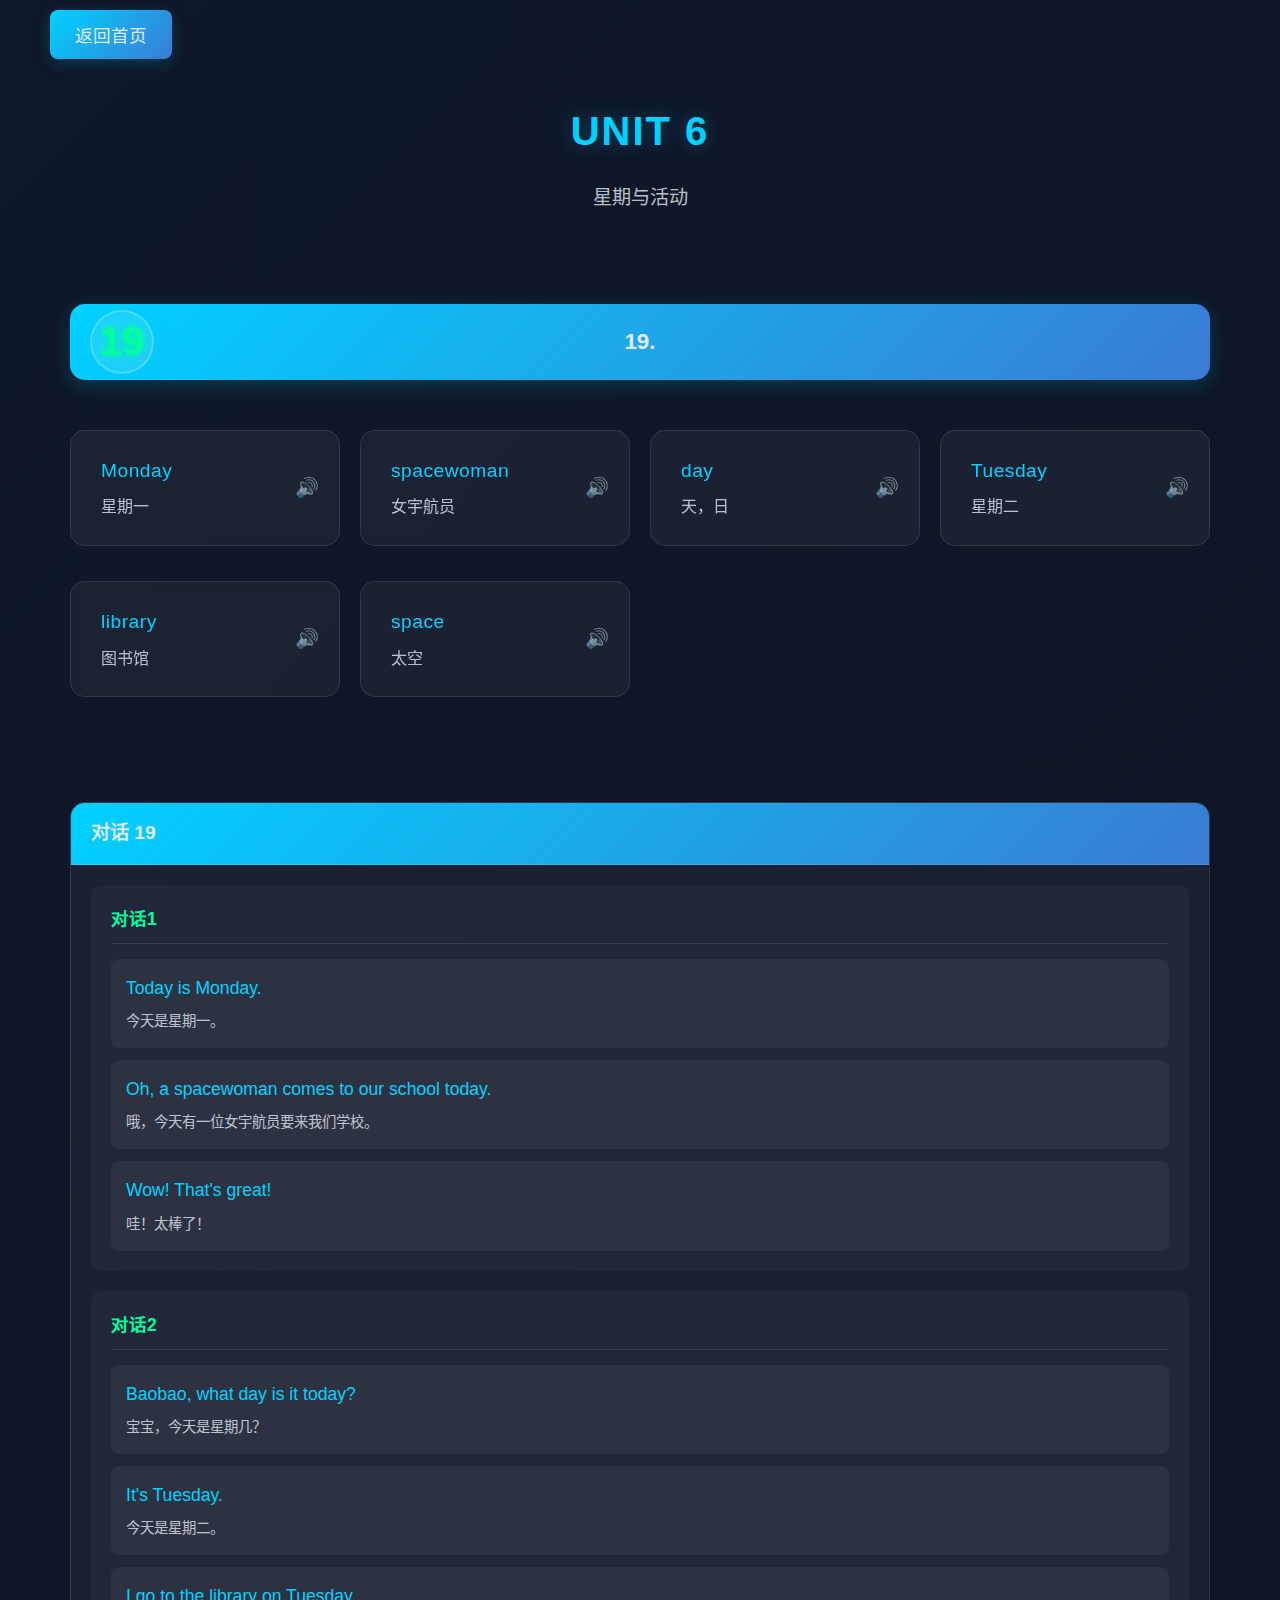
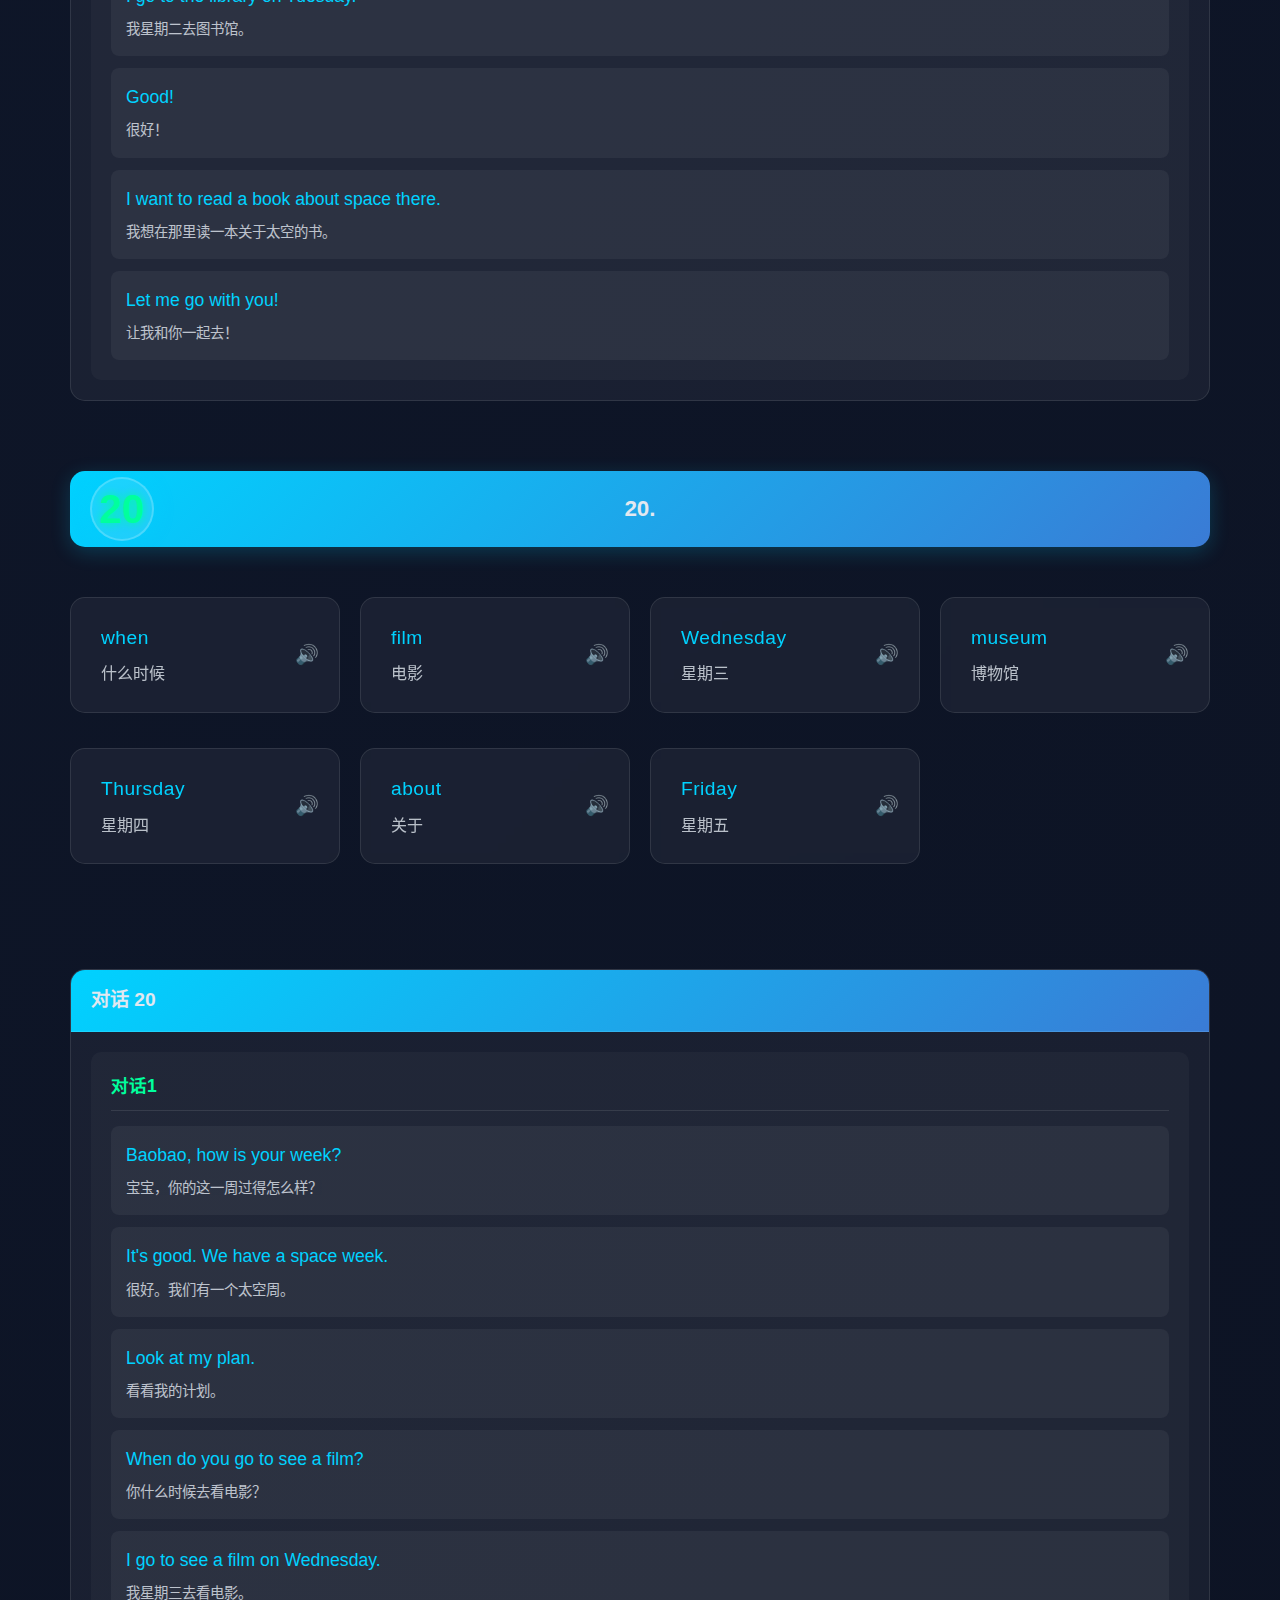
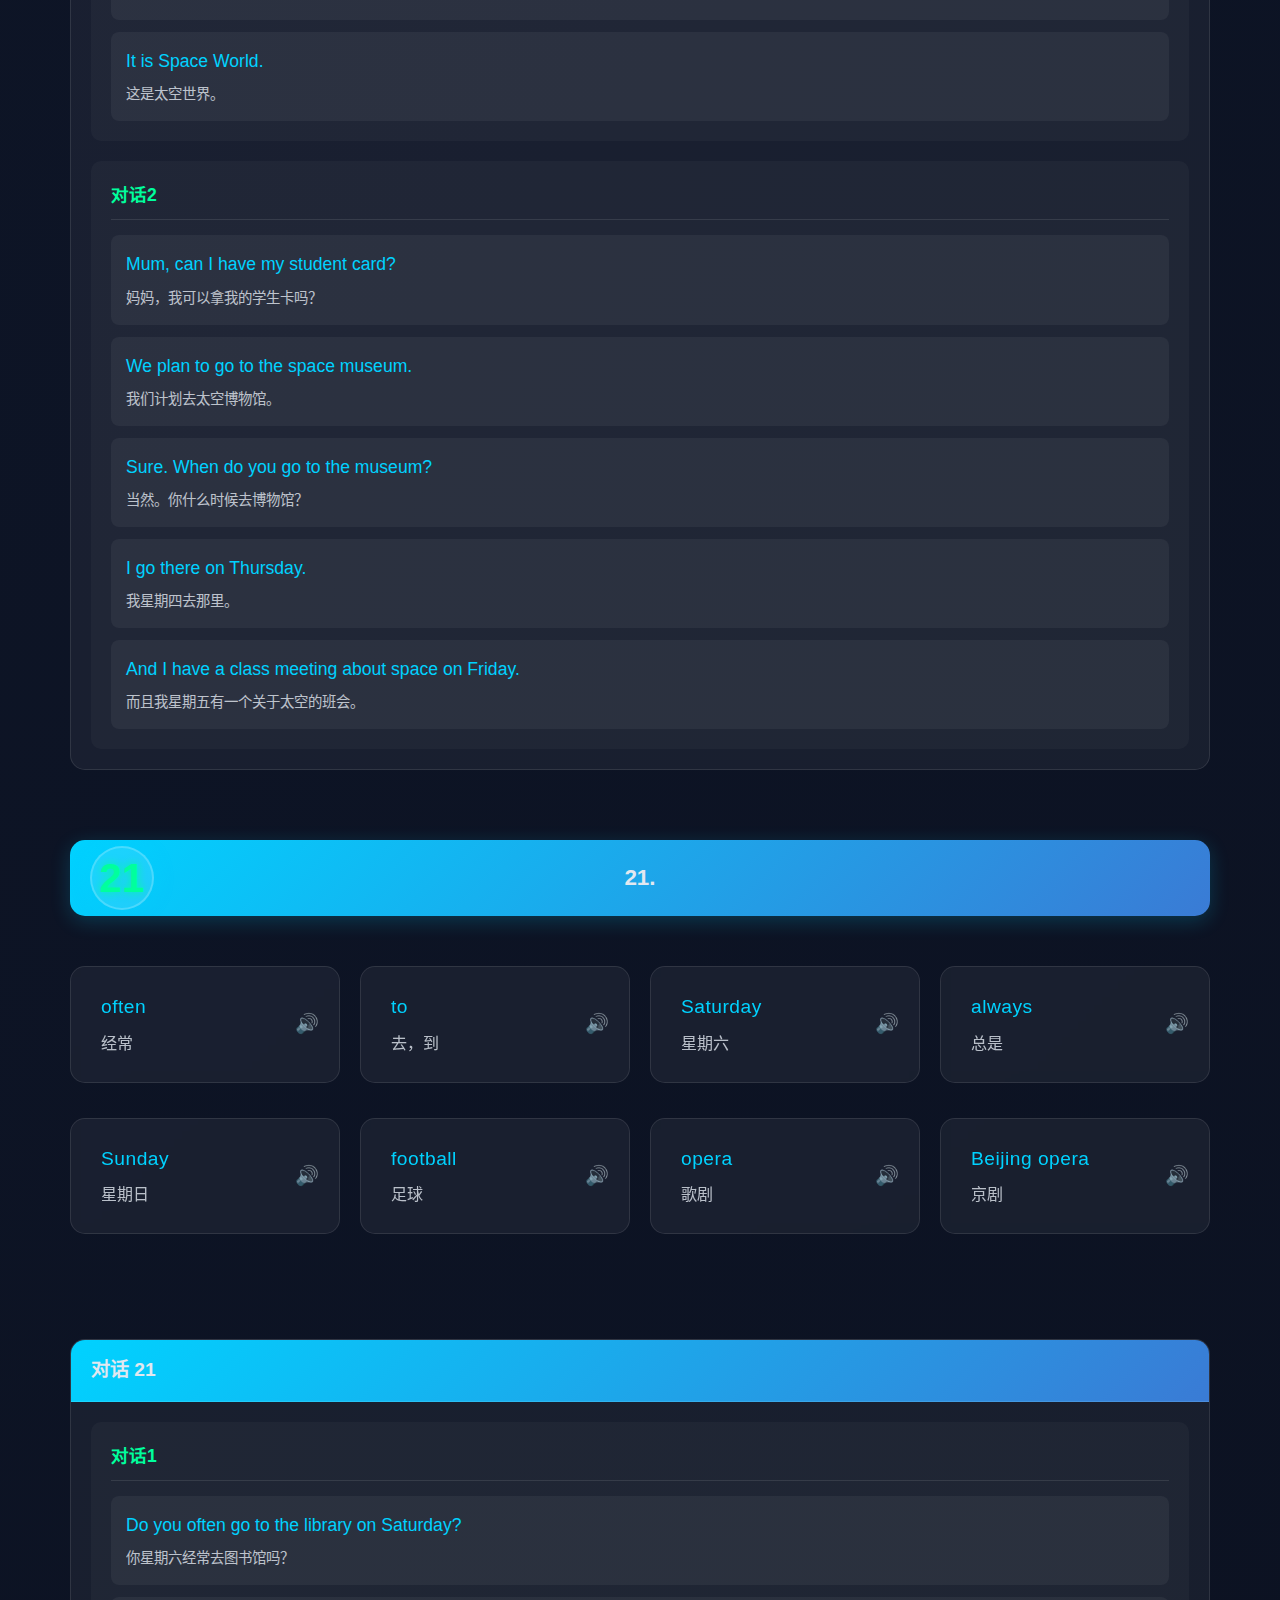
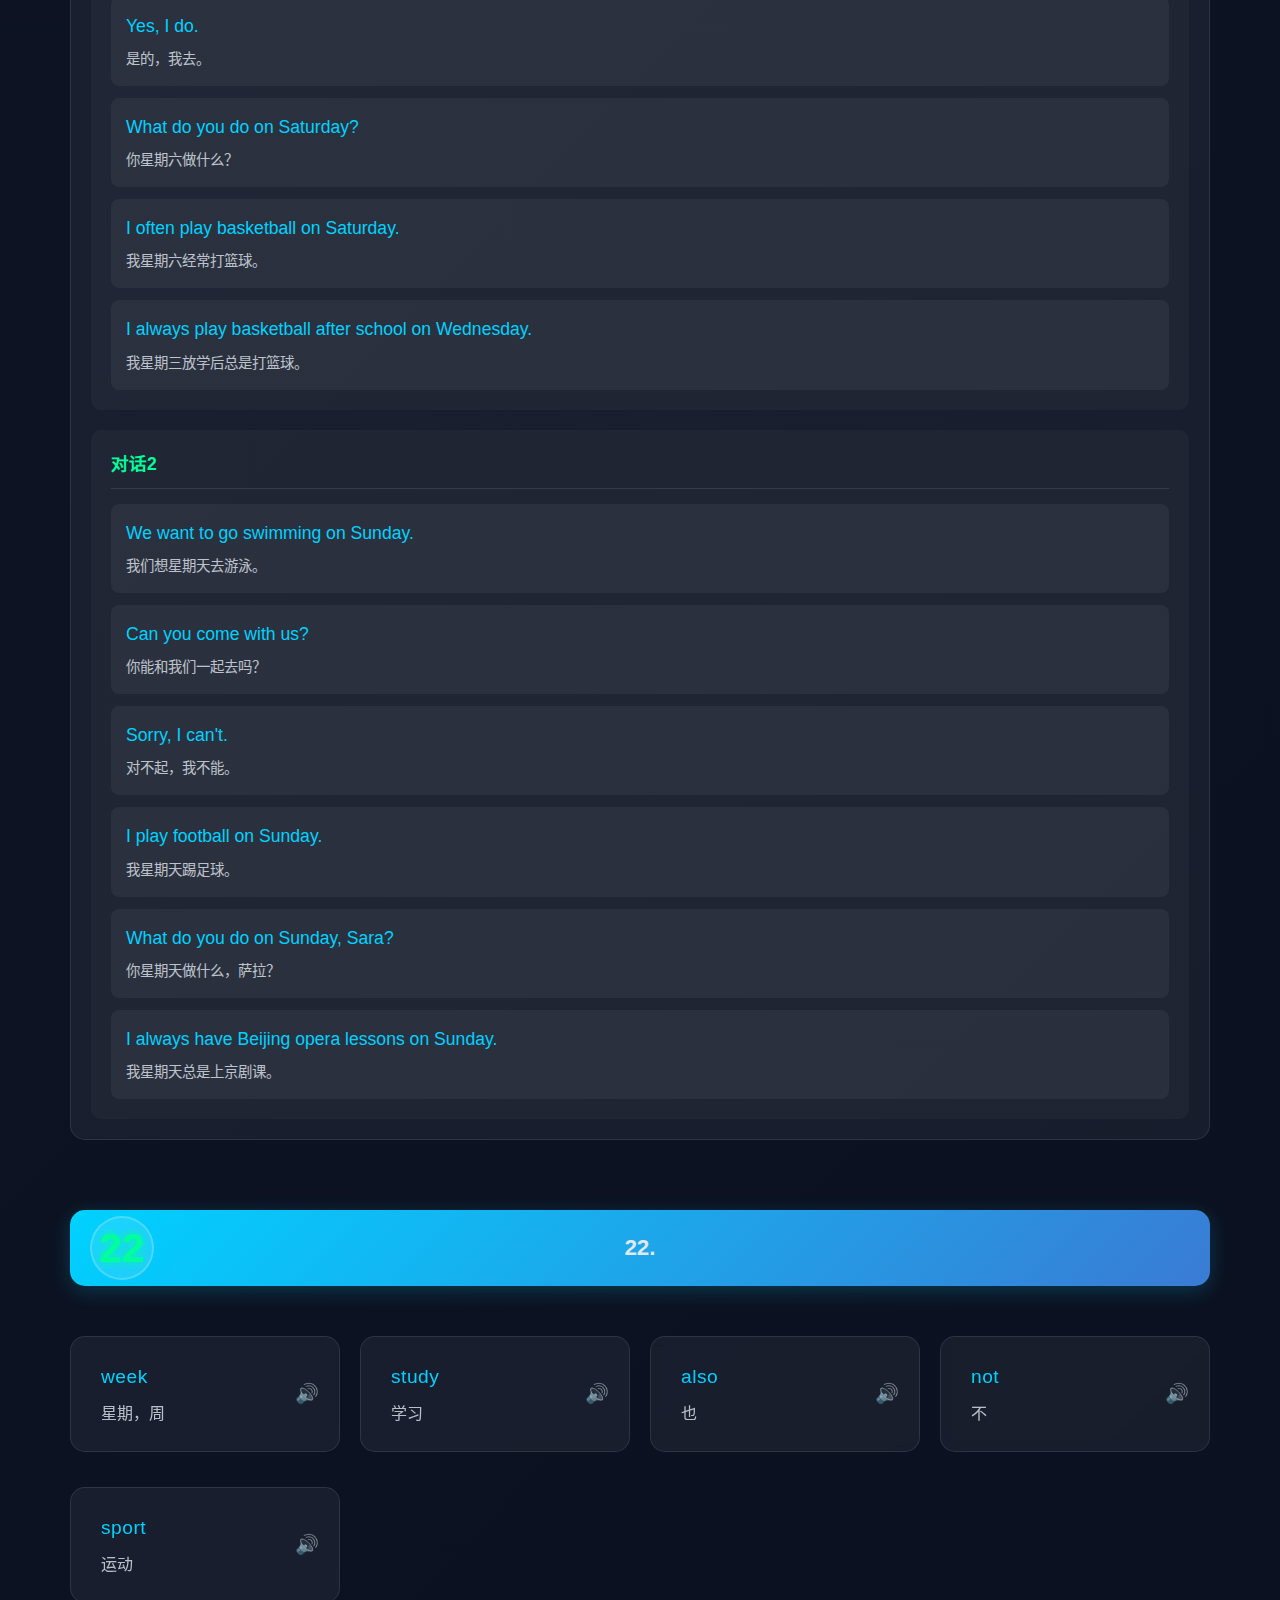
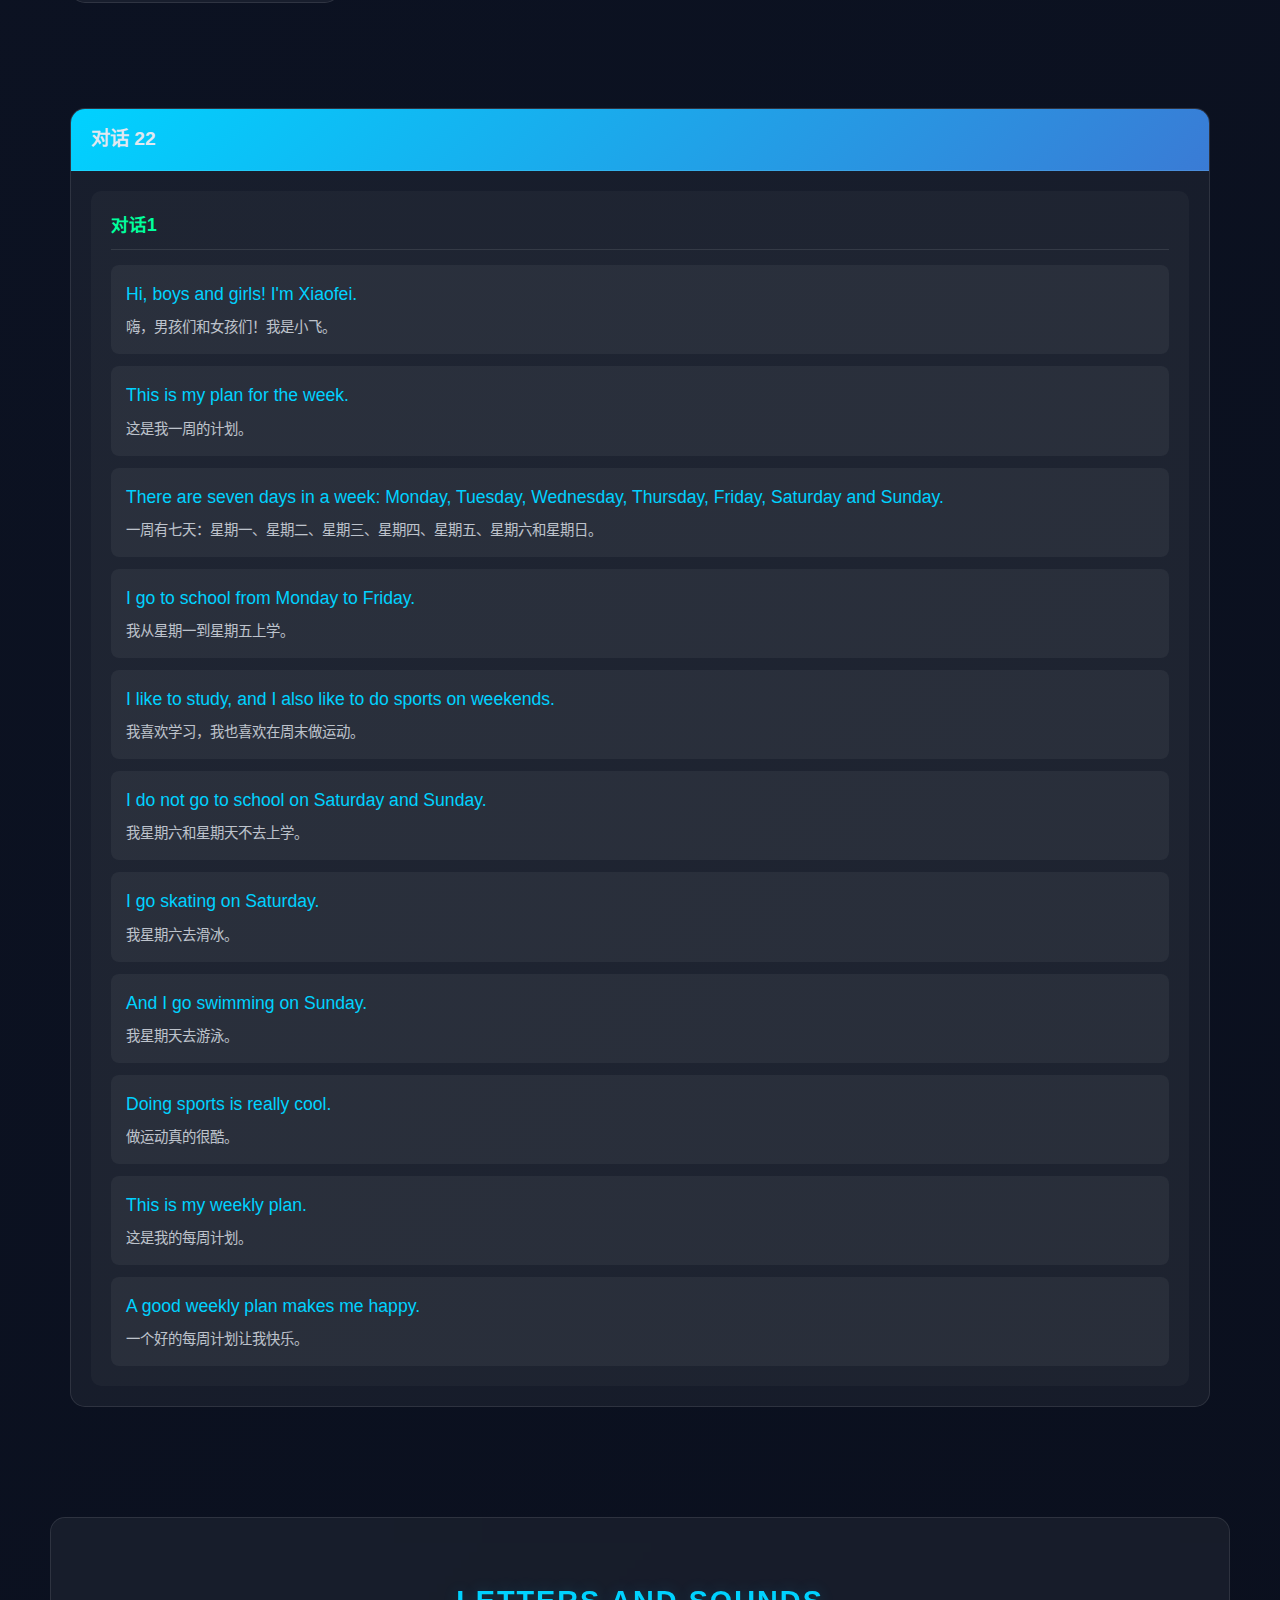
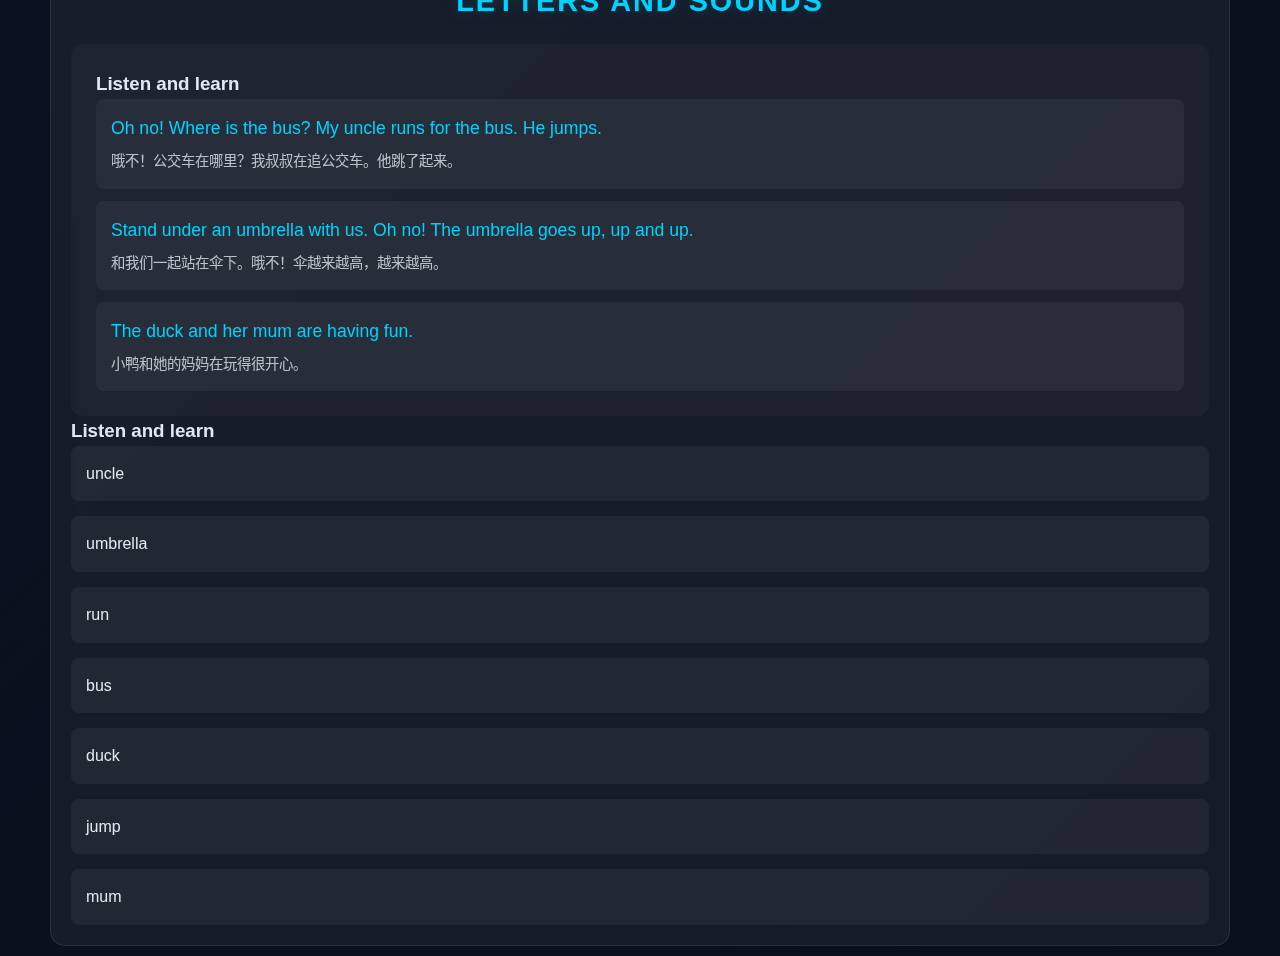
<file: unit6.html>
<!DOCTYPE html>
<html lang="zh-CN">
<head>
    <meta charset="UTF-8">
    <meta name="viewport" content="width=device-width, initial-scale=1.0, maximum-scale=1.0, user-scalable=no">
    <title>Unit 6 - 张小兔小学三年级下册英语</title>
    <link rel="stylesheet" href="styles.css">
    <style>
        /* 添加适应安卓的样式 */
        body {
            font-family: Arial, sans-serif;
            margin: 0;
            padding: 0;
        }
        .container {
            padding: 10px;
        }
        /* 其他样式保持不变 */
    </style>
</head>
<body>
    <div class="container">
        <button class="back-button" onclick="window.location.href='index.html'">返回首页</button>
        
        <header>
            <h1>Unit 6</h1>
            <p>星期与活动</p>
        </header>

        <main>
            <section class="words">
                <div class="sequence-title" data-number="19">19.</div>
                <div class="word-group">
                    <div class="word-item" data-text="Monday">
                        <div class="word-english">Monday</div>
                        <div class="word-chinese">星期一</div>
                    </div>
                    <div class="word-item" data-text="spacewoman">
                        <div class="word-english">spacewoman</div>
                        <div class="word-chinese">女宇航员</div>
                    </div>
                    <div class="word-item" data-text="day">
                        <div class="word-english">day</div>
                        <div class="word-chinese">天，日</div>
                    </div>
                    <div class="word-item" data-text="Tuesday">
                        <div class="word-english">Tuesday</div>
                        <div class="word-chinese">星期二</div>
                    </div>
                    <div class="word-item" data-text="library">
                        <div class="word-english">library</div>
                        <div class="word-chinese">图书馆</div>
                    </div>
                    <div class="word-item" data-text="space">
                        <div class="word-english">space</div>
                        <div class="word-chinese">太空</div>
                    </div>
                </div>

                <div class="dialogue-container">
                    <h3 class="dialogue-title">对话 19</h3>
                    <div class="dialogue-content">
                        <div class="dialogue-group">
                            <h4 class="dialogue-group-title">对话1</h4>
                            <div class="dialogue-line" data-text="Today is Monday.">
                                <div class="dialogue-english">Today is Monday.</div>
                                <div class="dialogue-chinese">今天是星期一。</div>
                            </div>
                            <div class="dialogue-line" data-text="Oh, a spacewoman comes to our school today.">
                                <div class="dialogue-english">Oh, a spacewoman comes to our school today.</div>
                                <div class="dialogue-chinese">哦，今天有一位女宇航员要来我们学校。</div>
                            </div>
                            <div class="dialogue-line" data-text="Wow! That's great!">
                                <div class="dialogue-english">Wow! That's great!</div>
                                <div class="dialogue-chinese">哇！太棒了！</div>
                            </div>
                        </div>

                        <div class="dialogue-group">
                            <h4 class="dialogue-group-title">对话2</h4>
                            <div class="dialogue-line" data-text="Baobao, what day is it today?">
                                <div class="dialogue-english">Baobao, what day is it today?</div>
                                <div class="dialogue-chinese">宝宝，今天是星期几？</div>
                            </div>
                            <div class="dialogue-line" data-text="It's Tuesday.">
                                <div class="dialogue-english">It's Tuesday.</div>
                                <div class="dialogue-chinese">今天是星期二。</div>
                            </div>
                            <div class="dialogue-line" data-text="I go to the library on Tuesday.">
                                <div class="dialogue-english">I go to the library on Tuesday.</div>
                                <div class="dialogue-chinese">我星期二去图书馆。</div>
                            </div>
                            <div class="dialogue-line" data-text="Good!">
                                <div class="dialogue-english">Good!</div>
                                <div class="dialogue-chinese">很好！</div>
                            </div>
                            <div class="dialogue-line" data-text="I want to read a book about space there.">
                                <div class="dialogue-english">I want to read a book about space there.</div>
                                <div class="dialogue-chinese">我想在那里读一本关于太空的书。</div>
                            </div>
                            <div class="dialogue-line" data-text="Let me go with you!">
                                <div class="dialogue-english">Let me go with you!</div>
                                <div class="dialogue-chinese">让我和你一起去！</div>
                            </div>
                        </div>
                    </div>
                </div>

                <div class="sequence-title" data-number="20">20.</div>
                <div class="word-group">
                    <div class="word-item" data-text="when">
                        <div class="word-english">when</div>
                        <div class="word-chinese">什么时候</div>
                    </div>
                    <div class="word-item" data-text="film">
                        <div class="word-english">film</div>
                        <div class="word-chinese">电影</div>
                    </div>
                    <div class="word-item" data-text="Wednesday">
                        <div class="word-english">Wednesday</div>
                        <div class="word-chinese">星期三</div>
                    </div>
                    <div class="word-item" data-text="museum">
                        <div class="word-english">museum</div>
                        <div class="word-chinese">博物馆</div>
                    </div>
                    <div class="word-item" data-text="Thursday">
                        <div class="word-english">Thursday</div>
                        <div class="word-chinese">星期四</div>
                    </div>
                    <div class="word-item" data-text="about">
                        <div class="word-english">about</div>
                        <div class="word-chinese">关于</div>
                    </div>
                    <div class="word-item" data-text="Friday">
                        <div class="word-english">Friday</div>
                        <div class="word-chinese">星期五</div>
                    </div>
                </div>

                <div class="dialogue-container">
                    <h3 class="dialogue-title">对话 20</h3>
                    <div class="dialogue-content">
                        <div class="dialogue-group">
                            <h4 class="dialogue-group-title">对话1</h4>
                            <div class="dialogue-line" data-text="Baobao, how is your week?">
                                <div class="dialogue-english">Baobao, how is your week?</div>
                                <div class="dialogue-chinese">宝宝，你的这一周过得怎么样？</div>
                            </div>
                            <div class="dialogue-line" data-text="It's good. We have a space week.">
                                <div class="dialogue-english">It's good. We have a space week.</div>
                                <div class="dialogue-chinese">很好。我们有一个太空周。</div>
                            </div>
                            <div class="dialogue-line" data-text="Look at my plan.">
                                <div class="dialogue-english">Look at my plan.</div>
                                <div class="dialogue-chinese">看看我的计划。</div>
                            </div>
                            <div class="dialogue-line" data-text="When do you go to see a film?">
                                <div class="dialogue-english">When do you go to see a film?</div>
                                <div class="dialogue-chinese">你什么时候去看电影？</div>
                            </div>
                            <div class="dialogue-line" data-text="I go to see a film on Wednesday.">
                                <div class="dialogue-english">I go to see a film on Wednesday.</div>
                                <div class="dialogue-chinese">我星期三去看电影。</div>
                            </div>
                            <div class="dialogue-line" data-text="It is Space World.">
                                <div class="dialogue-english">It is Space World.</div>
                                <div class="dialogue-chinese">这是太空世界。</div>
                            </div>
                        </div>

                        <div class="dialogue-group">
                            <h4 class="dialogue-group-title">对话2</h4>
                            <div class="dialogue-line" data-text="Mum, can I have my student card?">
                                <div class="dialogue-english">Mum, can I have my student card?</div>
                                <div class="dialogue-chinese">妈妈，我可以拿我的学生卡吗？</div>
                            </div>
                            <div class="dialogue-line" data-text="We plan to go to the space museum.">
                                <div class="dialogue-english">We plan to go to the space museum.</div>
                                <div class="dialogue-chinese">我们计划去太空博物馆。</div>
                            </div>
                            <div class="dialogue-line" data-text="Sure. When do you go to the museum?">
                                <div class="dialogue-english">Sure. When do you go to the museum?</div>
                                <div class="dialogue-chinese">当然。你什么时候去博物馆？</div>
                            </div>
                            <div class="dialogue-line" data-text="I go there on Thursday.">
                                <div class="dialogue-english">I go there on Thursday.</div>
                                <div class="dialogue-chinese">我星期四去那里。</div>
                            </div>
                            <div class="dialogue-line" data-text="And I have a class meeting about space on Friday.">
                                <div class="dialogue-english">And I have a class meeting about space on Friday.</div>
                                <div class="dialogue-chinese">而且我星期五有一个关于太空的班会。</div>
                            </div>
                        </div>
                    </div>
                </div>

                <div class="sequence-title" data-number="21">21.</div>
                <div class="word-group">
                    <div class="word-item" data-text="often">
                        <div class="word-english">often</div>
                        <div class="word-chinese">经常</div>
                    </div>
                    <div class="word-item" data-text="to">
                        <div class="word-english">to</div>
                        <div class="word-chinese">去，到</div>
                    </div>
                    <div class="word-item" data-text="Saturday">
                        <div class="word-english">Saturday</div>
                        <div class="word-chinese">星期六</div>
                    </div>
                    <div class="word-item" data-text="always">
                        <div class="word-english">always</div>
                        <div class="word-chinese">总是</div>
                    </div>
                    <div class="word-item" data-text="Sunday">
                        <div class="word-english">Sunday</div>
                        <div class="word-chinese">星期日</div>
                    </div>
                    <div class="word-item" data-text="football">
                        <div class="word-english">football</div>
                        <div class="word-chinese">足球</div>
                    </div>
                    <div class="word-item" data-text="opera">
                        <div class="word-english">opera</div>
                        <div class="word-chinese">歌剧</div>
                    </div>
                    <div class="word-item" data-text="Beijing opera">
                        <div class="word-english">Beijing opera</div>
                        <div class="word-chinese">京剧</div>
                    </div>
                </div>

                <div class="dialogue-container">
                    <h3 class="dialogue-title">对话 21</h3>
                    <div class="dialogue-content">
                        <div class="dialogue-group">
                            <h4 class="dialogue-group-title">对话1</h4>
                            <div class="dialogue-line" data-text="Do you often go to the library on Saturday?">
                                <div class="dialogue-english">Do you often go to the library on Saturday?</div>
                                <div class="dialogue-chinese">你星期六经常去图书馆吗？</div>
                            </div>
                            <div class="dialogue-line" data-text="Yes, I do.">
                                <div class="dialogue-english">Yes, I do.</div>
                                <div class="dialogue-chinese">是的，我去。</div>
                            </div>
                            <div class="dialogue-line" data-text="What do you do on Saturday?">
                                <div class="dialogue-english">What do you do on Saturday?</div>
                                <div class="dialogue-chinese">你星期六做什么？</div>
                            </div>
                            <div class="dialogue-line" data-text="I often play basketball on Saturday.">
                                <div class="dialogue-english">I often play basketball on Saturday.</div>
                                <div class="dialogue-chinese">我星期六经常打篮球。</div>
                            </div>
                            <div class="dialogue-line" data-text="I always play basketball after school on Wednesday.">
                                <div class="dialogue-english">I always play basketball after school on Wednesday.</div>
                                <div class="dialogue-chinese">我星期三放学后总是打篮球。</div>
                            </div>
                        </div>

                        <div class="dialogue-group">
                            <h4 class="dialogue-group-title">对话2</h4>
                            <div class="dialogue-line" data-text="We want to go swimming on Sunday.">
                                <div class="dialogue-english">We want to go swimming on Sunday.</div>
                                <div class="dialogue-chinese">我们想星期天去游泳。</div>
                            </div>
                            <div class="dialogue-line" data-text="Can you come with us?">
                                <div class="dialogue-english">Can you come with us?</div>
                                <div class="dialogue-chinese">你能和我们一起去吗？</div>
                            </div>
                            <div class="dialogue-line" data-text="Sorry, I can't.">
                                <div class="dialogue-english">Sorry, I can't.</div>
                                <div class="dialogue-chinese">对不起，我不能。</div>
                            </div>
                            <div class="dialogue-line" data-text="I play football on Sunday.">
                                <div class="dialogue-english">I play football on Sunday.</div>
                                <div class="dialogue-chinese">我星期天踢足球。</div>
                            </div>
                            <div class="dialogue-line" data-text="What do you do on Sunday, Sara?">
                                <div class="dialogue-english">What do you do on Sunday, Sara?</div>
                                <div class="dialogue-chinese">你星期天做什么，萨拉？</div>
                            </div>
                            <div class="dialogue-line" data-text="I always have Beijing opera lessons on Sunday.">
                                <div class="dialogue-english">I always have Beijing opera lessons on Sunday.</div>
                                <div class="dialogue-chinese">我星期天总是上京剧课。</div>
                            </div>
                        </div>
                    </div>
                </div>

                <div class="sequence-title" data-number="22">22.</div>
                <div class="word-group">
                    <div class="word-item" data-text="week">
                        <div class="word-english">week</div>
                        <div class="word-chinese">星期，周</div>
                    </div>
                    <div class="word-item" data-text="study">
                        <div class="word-english">study</div>
                        <div class="word-chinese">学习</div>
                    </div>
                    <div class="word-item" data-text="also">
                        <div class="word-english">also</div>
                        <div class="word-chinese">也</div>
                    </div>
                    <div class="word-item" data-text="not">
                        <div class="word-english">not</div>
                        <div class="word-chinese">不</div>
                    </div>
                    <div class="word-item" data-text="sport">
                        <div class="word-english">sport</div>
                        <div class="word-chinese">运动</div>
                    </div>
                </div>

                <div class="dialogue-container">
                    <h3 class="dialogue-title">对话 22</h3>
                    <div class="dialogue-content">
                        <div class="dialogue-group">
                            <h4 class="dialogue-group-title">对话1</h4>
                            <div class="dialogue-line" data-text="Hi, boys and girls! I'm Xiaofei.">
                                <div class="dialogue-english">Hi, boys and girls! I'm Xiaofei.</div>
                                <div class="dialogue-chinese">嗨，男孩们和女孩们！我是小飞。</div>
                            </div>
                            <div class="dialogue-line" data-text="This is my plan for the week.">
                                <div class="dialogue-english">This is my plan for the week.</div>
                                <div class="dialogue-chinese">这是我一周的计划。</div>
                            </div>
                            <div class="dialogue-line" data-text="There are seven days in a week: Monday, Tuesday, Wednesday, Thursday, Friday, Saturday and Sunday.">
                                <div class="dialogue-english">There are seven days in a week: Monday, Tuesday, Wednesday, Thursday, Friday, Saturday and Sunday.</div>
                                <div class="dialogue-chinese">一周有七天：星期一、星期二、星期三、星期四、星期五、星期六和星期日。</div>
                            </div>
                            <div class="dialogue-line" data-text="I go to school from Monday to Friday.">
                                <div class="dialogue-english">I go to school from Monday to Friday.</div>
                                <div class="dialogue-chinese">我从星期一到星期五上学。</div>
                            </div>
                            <div class="dialogue-line" data-text="I like to study, and I also like to do sports on weekends.">
                                <div class="dialogue-english">I like to study, and I also like to do sports on weekends.</div>
                                <div class="dialogue-chinese">我喜欢学习，我也喜欢在周末做运动。</div>
                            </div>
                            <div class="dialogue-line" data-text="I do not go to school on Saturday and Sunday.">
                                <div class="dialogue-english">I do not go to school on Saturday and Sunday.</div>
                                <div class="dialogue-chinese">我星期六和星期天不去上学。</div>
                            </div>
                            <div class="dialogue-line" data-text="I go skating on Saturday.">
                                <div class="dialogue-english">I go skating on Saturday.</div>
                                <div class="dialogue-chinese">我星期六去滑冰。</div>
                            </div>
                            <div class="dialogue-line" data-text="And I go swimming on Sunday.">
                                <div class="dialogue-english">And I go swimming on Sunday.</div>
                                <div class="dialogue-chinese">我星期天去游泳。</div>
                            </div>
                            <div class="dialogue-line" data-text="Doing sports is really cool.">
                                <div class="dialogue-english">Doing sports is really cool.</div>
                                <div class="dialogue-chinese">做运动真的很酷。</div>
                            </div>
                            <div class="dialogue-line" data-text="This is my weekly plan.">
                                <div class="dialogue-english">This is my weekly plan.</div>
                                <div class="dialogue-chinese">这是我的每周计划。</div>
                            </div>
                            <div class="dialogue-line" data-text="A good weekly plan makes me happy.">
                                <div class="dialogue-english">A good weekly plan makes me happy.</div>
                                <div class="dialogue-chinese">一个好的每周计划让我快乐。</div>
                            </div>
                        </div>
                    </div>
                </div>
            </section>

            <section class="letters-sounds">
                <h2 class="section-title">Letters and Sounds</h2>
                <div class="reading-container">
                    <div class="reading-content">
                        <h3 class="sub-title">Listen and learn</h3>
                        <div class="dialogue-line" data-text="Oh no! Where is the bus? My uncle runs for the bus. He jumps.">
                            <div class="dialogue-english">Oh no! Where is the bus? My uncle runs for the bus. He jumps.</div>
                            <div class="dialogue-chinese">哦不！公交车在哪里？我叔叔在追公交车。他跳了起来。</div>
                        </div>
                        <div class="dialogue-line" data-text="Stand under an umbrella with us. Oh no! The umbrella goes up, up and up.">
                            <div class="dialogue-english">Stand under an umbrella with us. Oh no! The umbrella goes up, up and up.</div>
                            <div class="dialogue-chinese">和我们一起站在伞下。哦不！伞越来越高，越来越高。</div>
                        </div>
                        <div class="dialogue-line" data-text="The duck and her mum are having fun.">
                            <div class="dialogue-english">The duck and her mum are having fun.</div>
                            <div class="dialogue-chinese">小鸭和她的妈妈在玩得很开心。</div>
                        </div>
                    </div>
                </div>

                <div class="word-grid">
                    <h3 class="sub-title">Listen and learn</h3>
                    <div class="reading-line" data-text="uncle">uncle</div>
                    <div class="reading-line" data-text="umbrella">umbrella</div>
                    <div class="reading-line" data-text="run">run</div>
                    <div class="reading-line" data-text="bus">bus</div>
                    <div class="reading-line" data-text="duck">duck</div>
                    <div class="reading-line" data-text="jump">jump</div>
                    <div class="reading-line" data-text="mum">mum</div>
                </div>
            </section>
        </main>
    </div>
    <script src="script.js"></script>
</body>
</html>
</file>
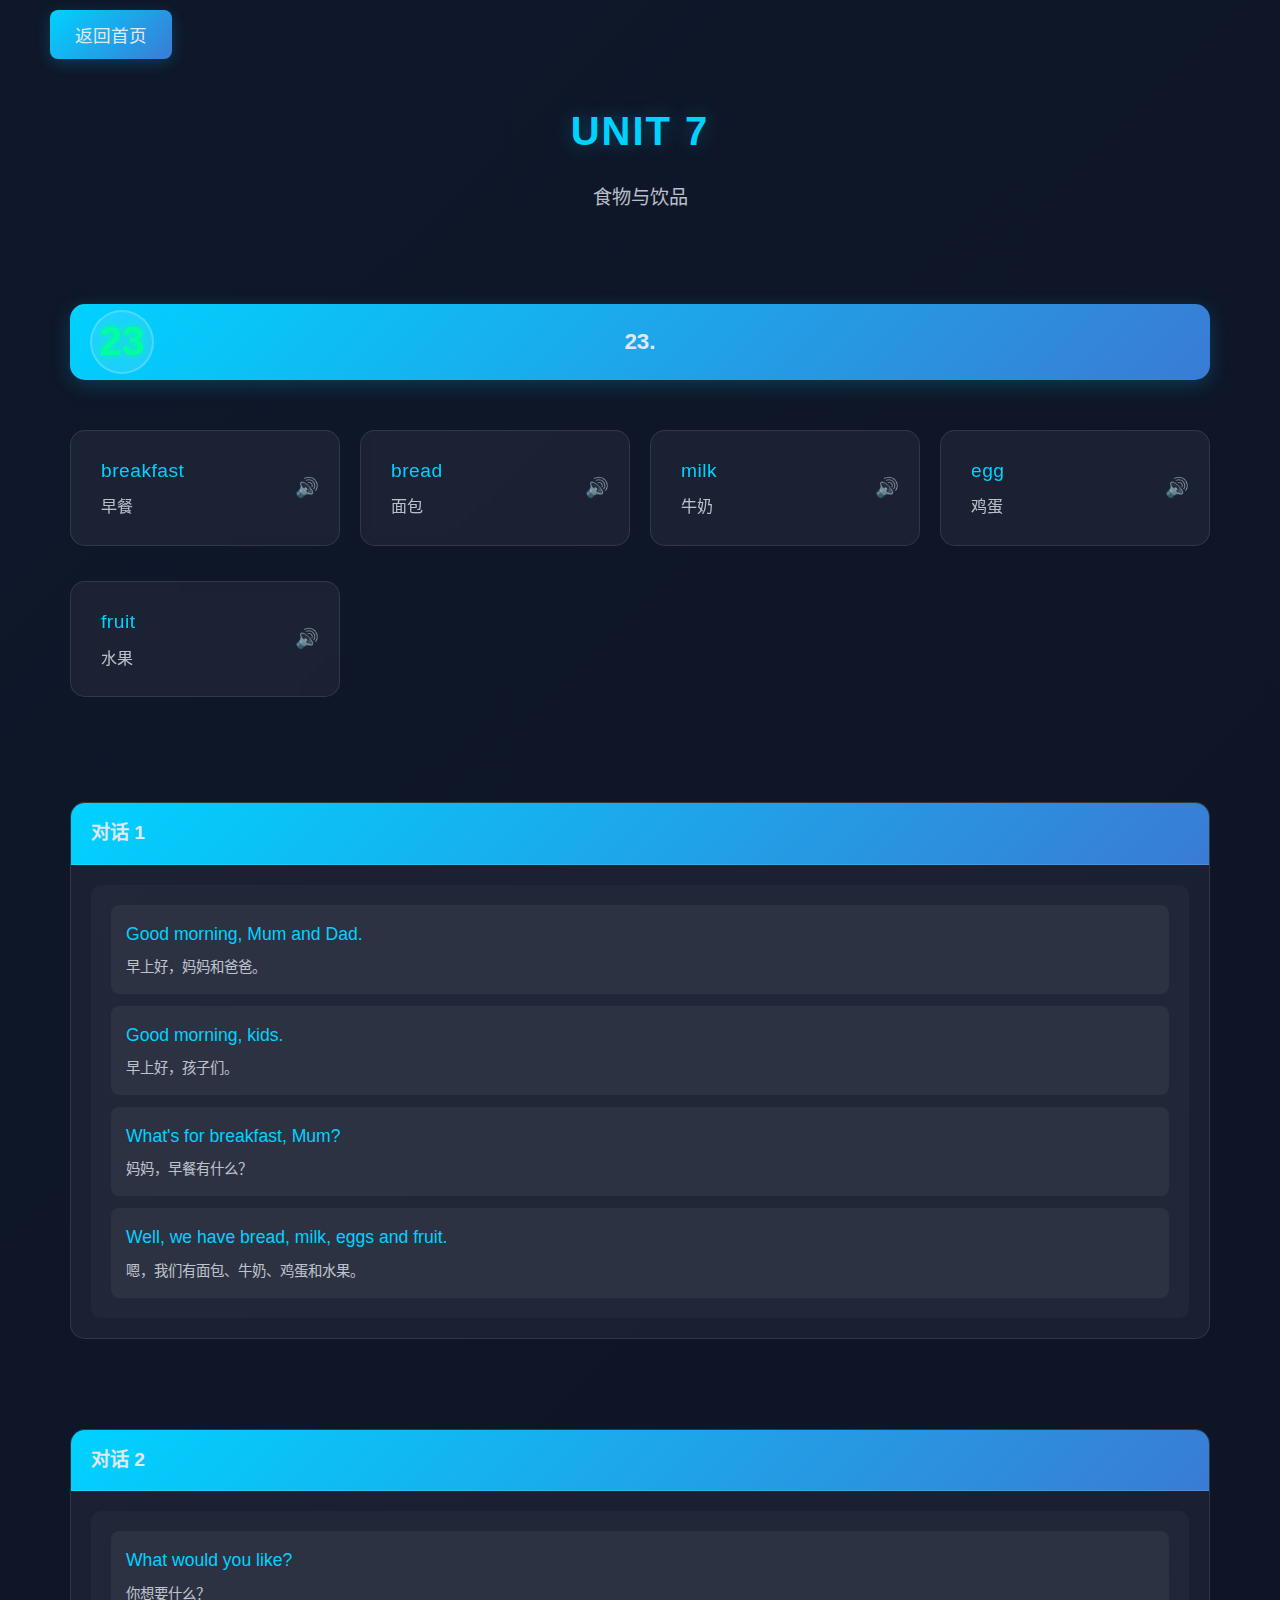
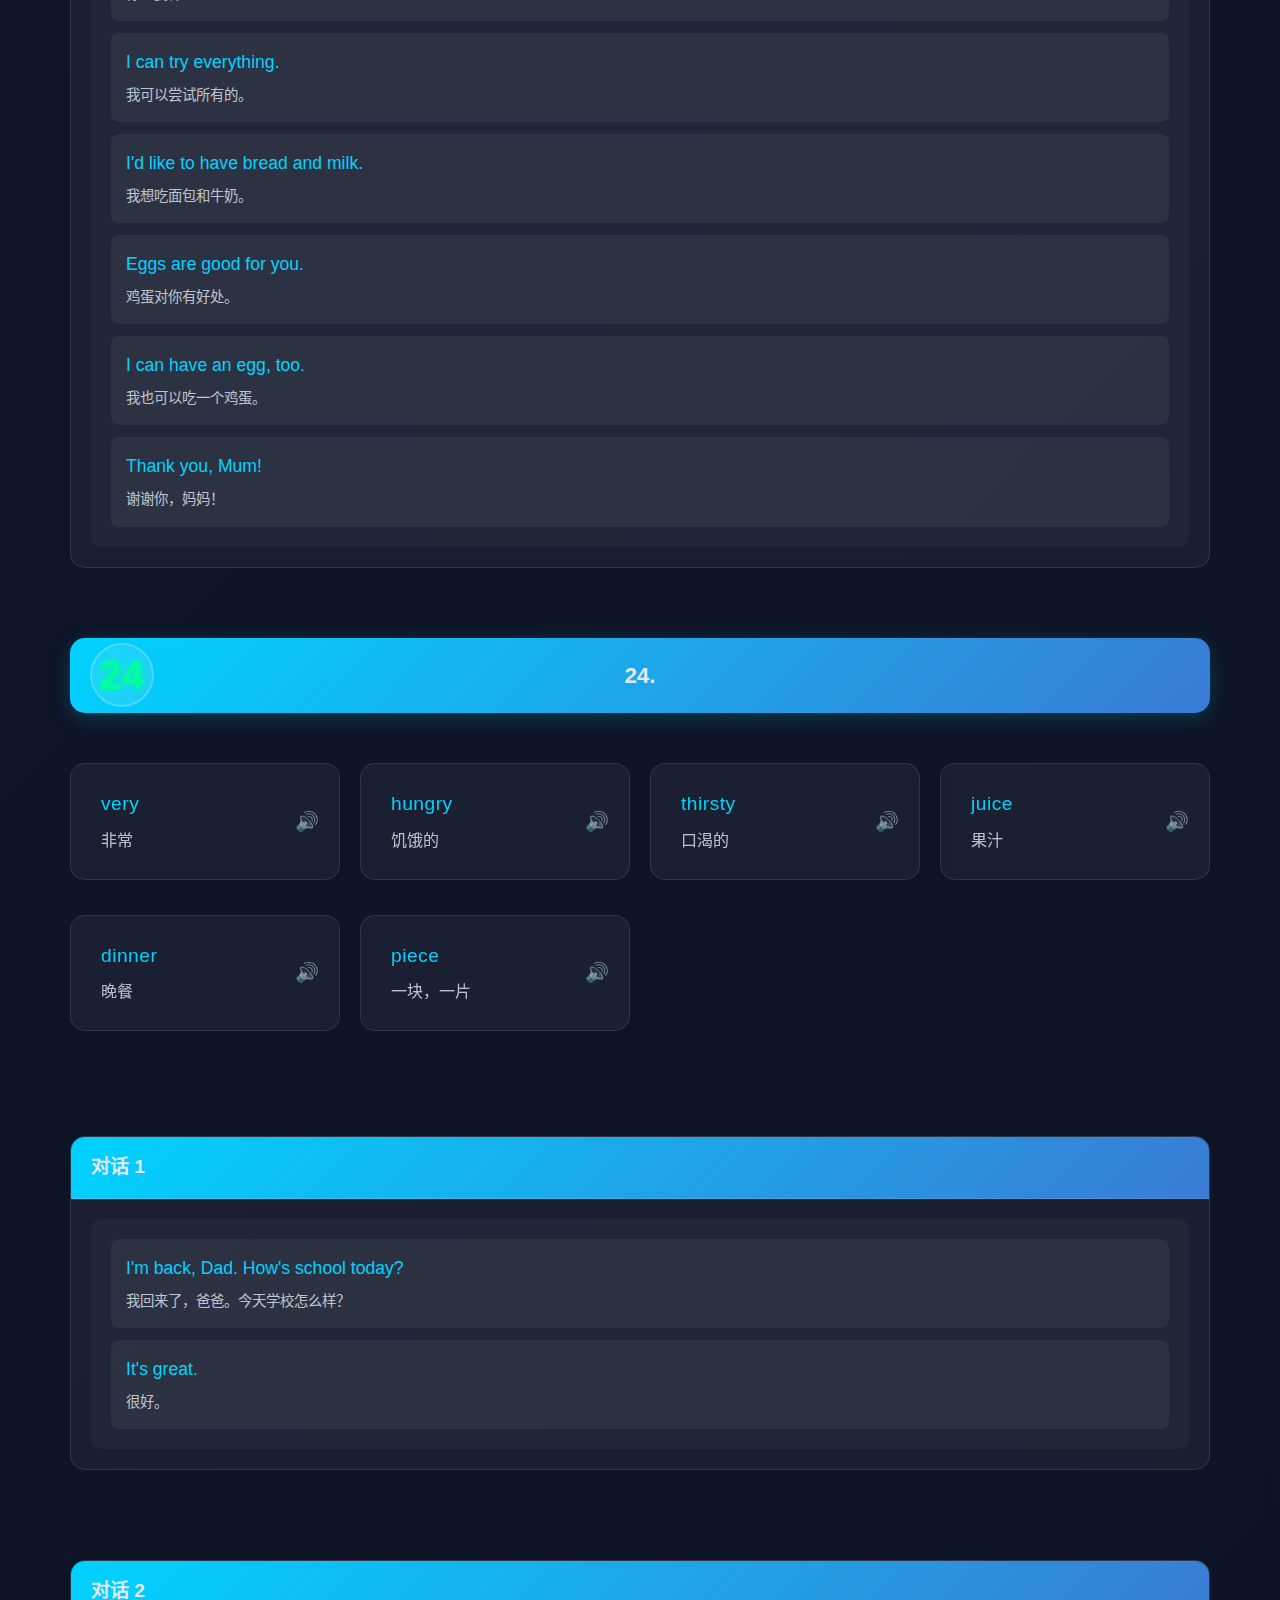
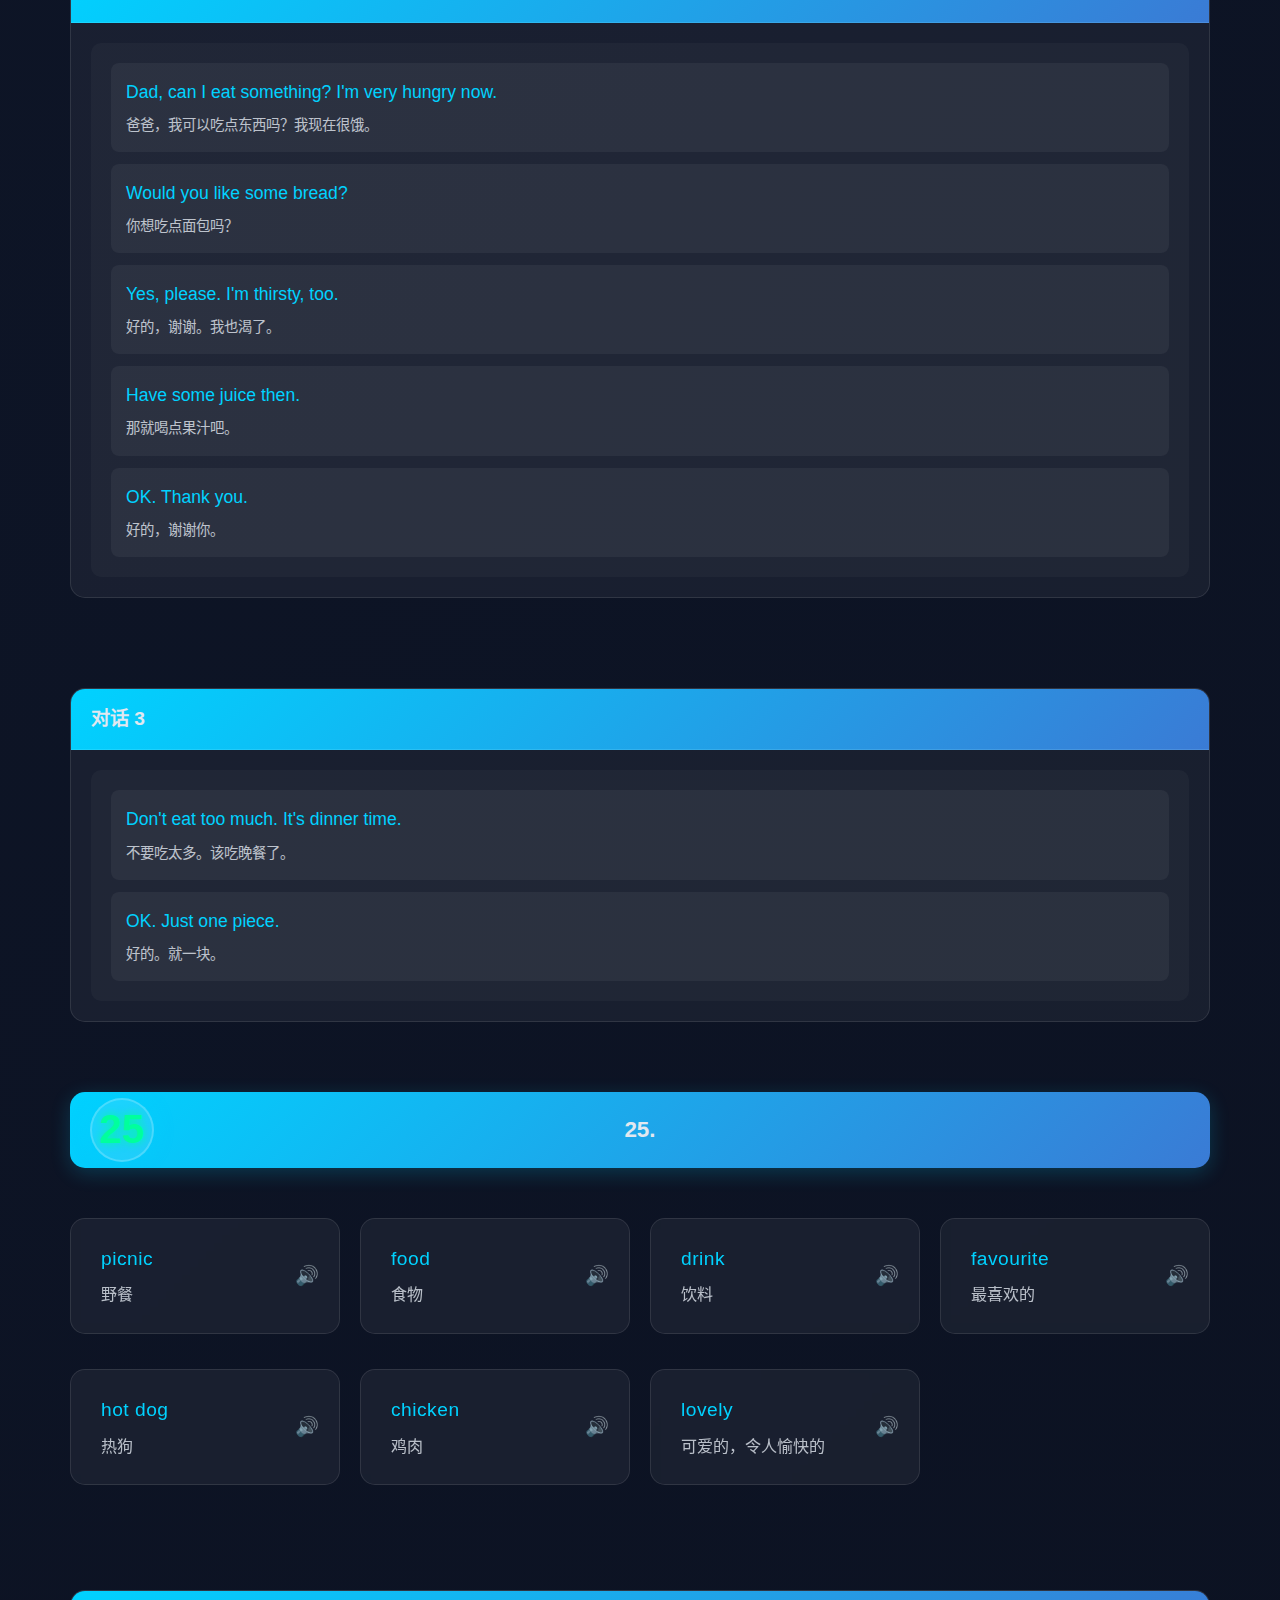
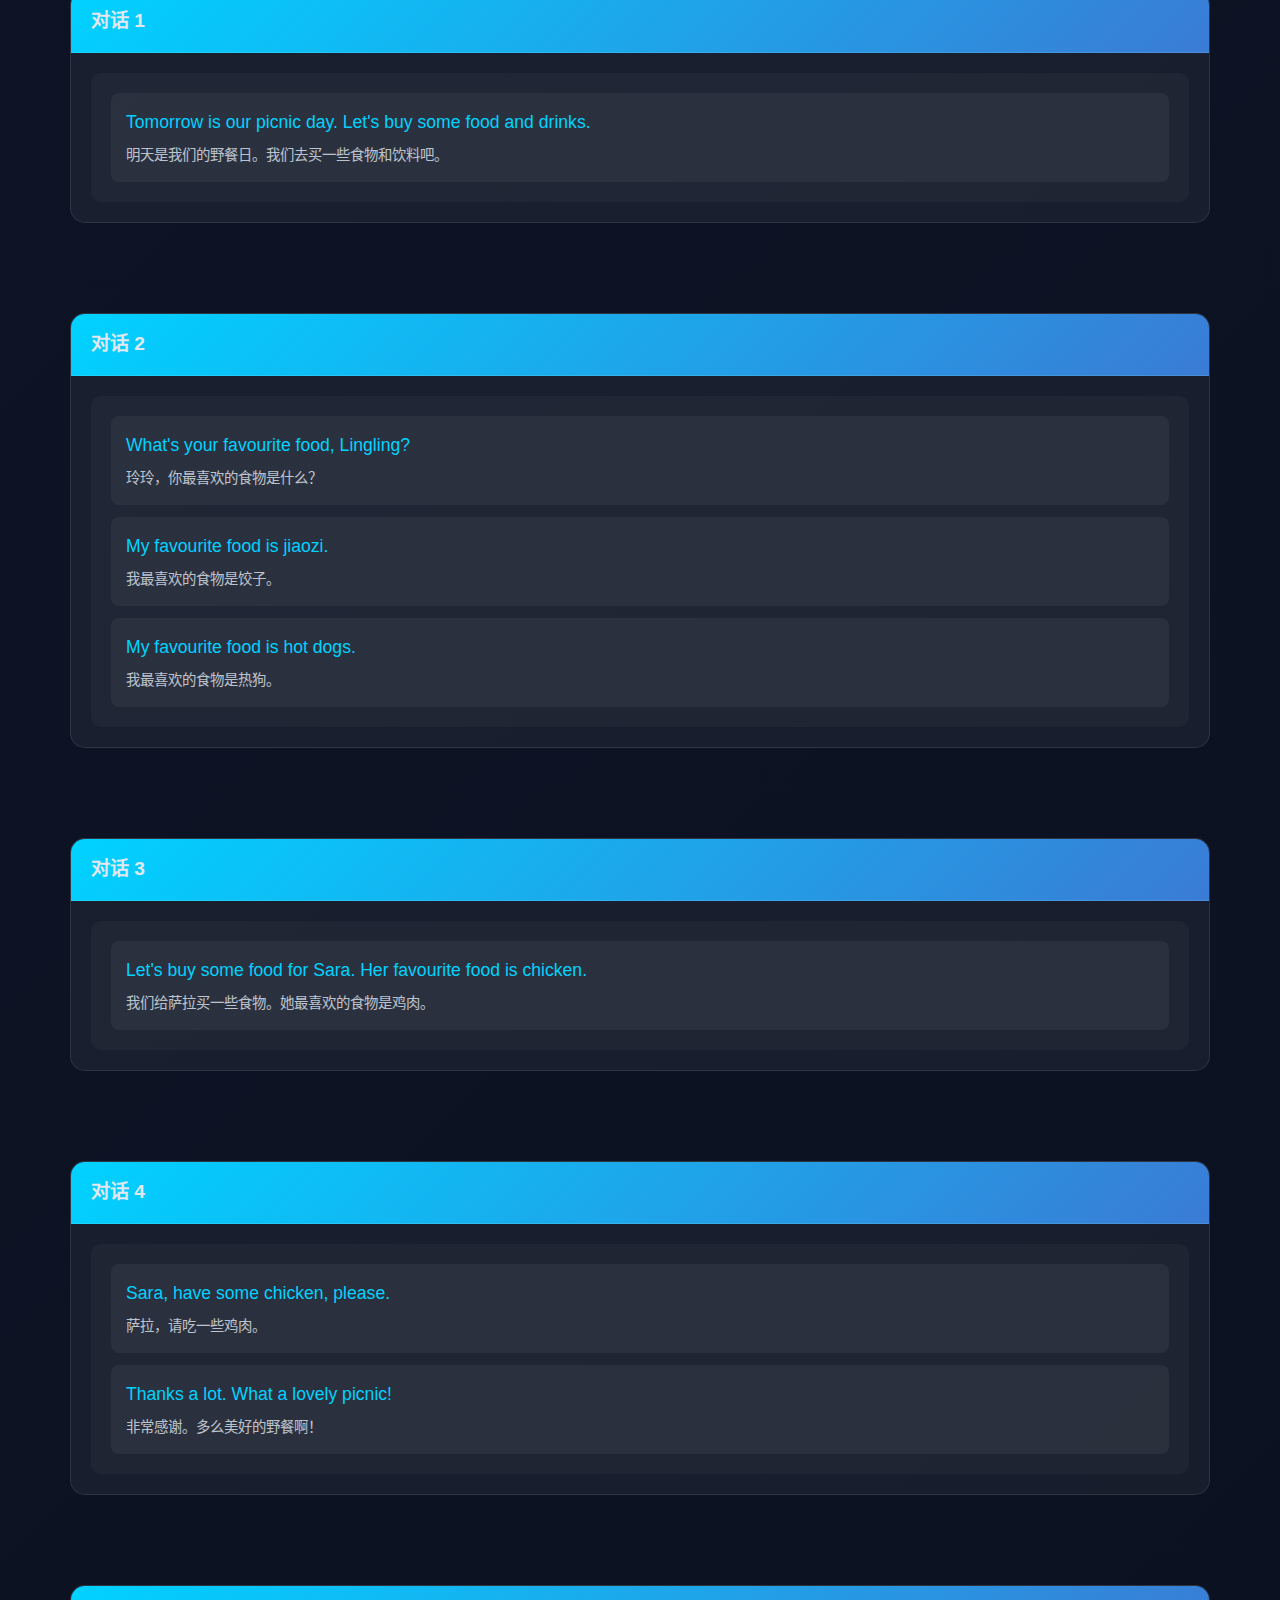
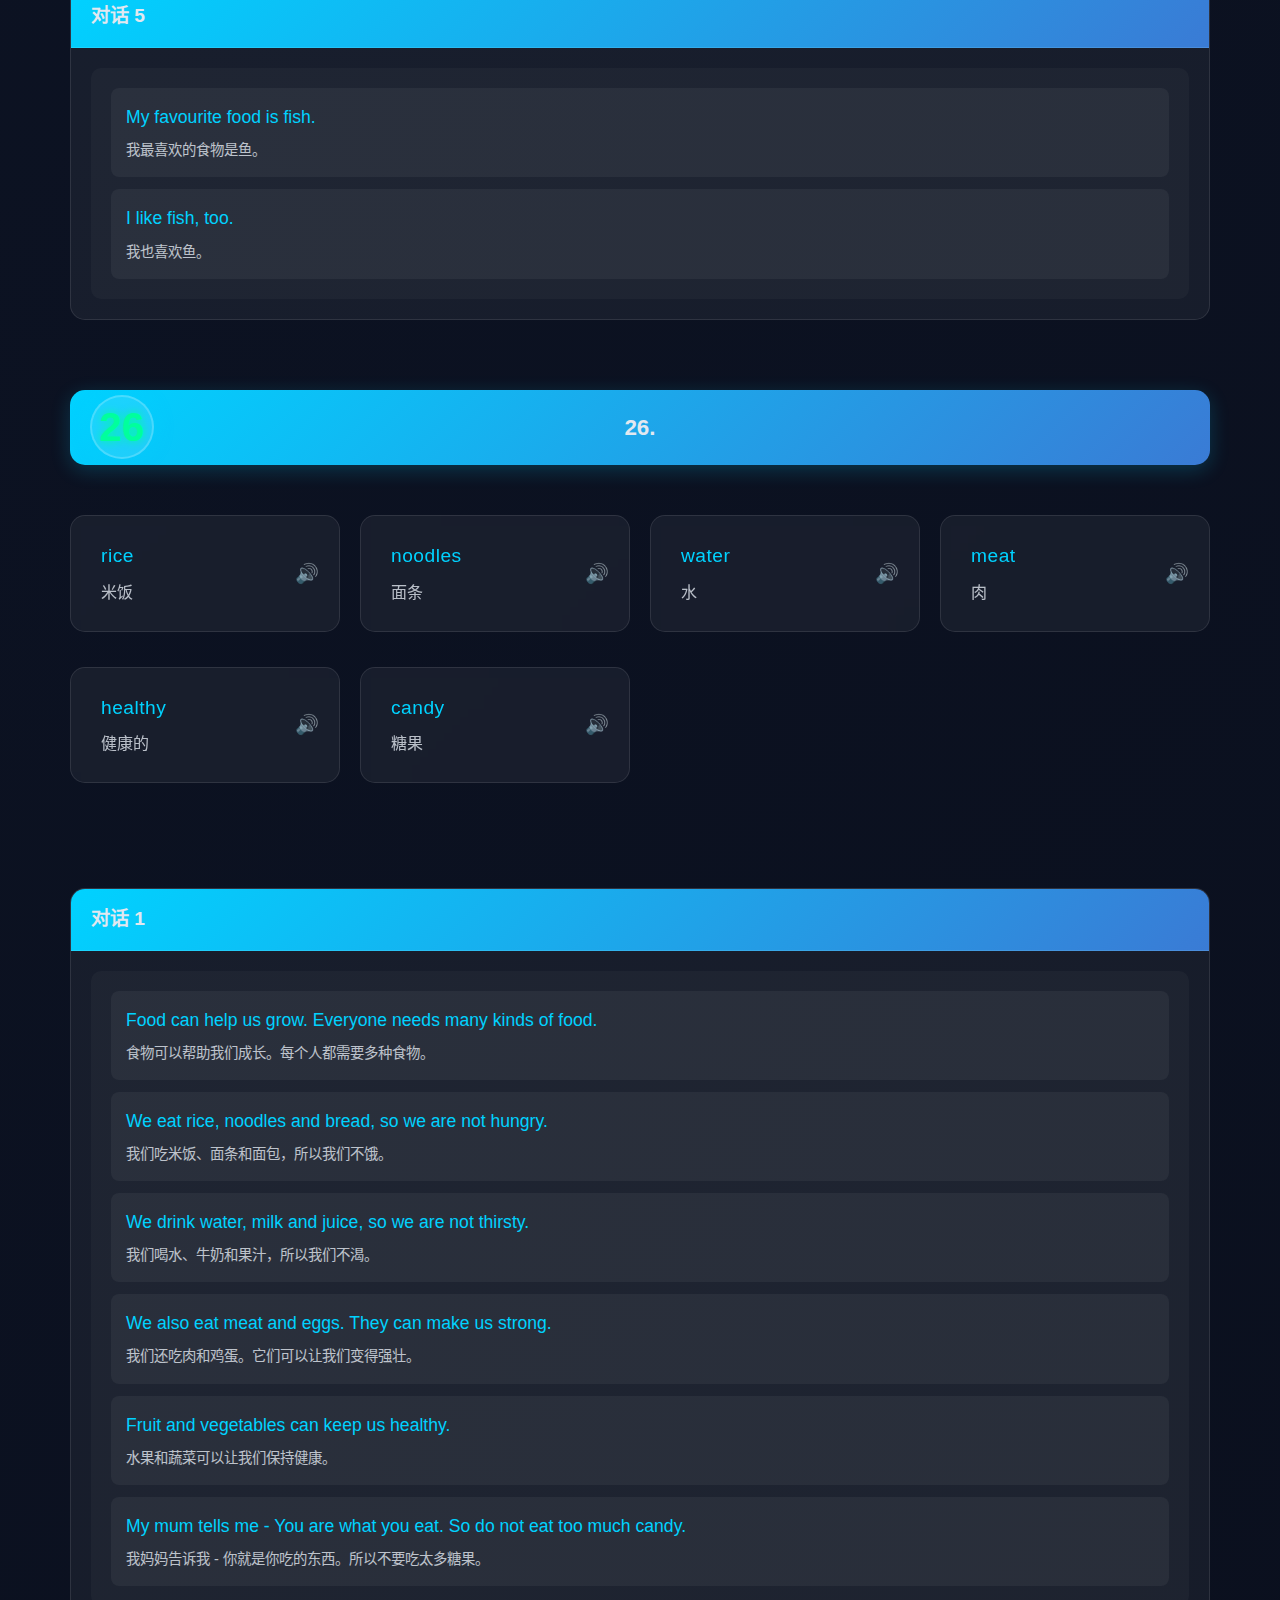
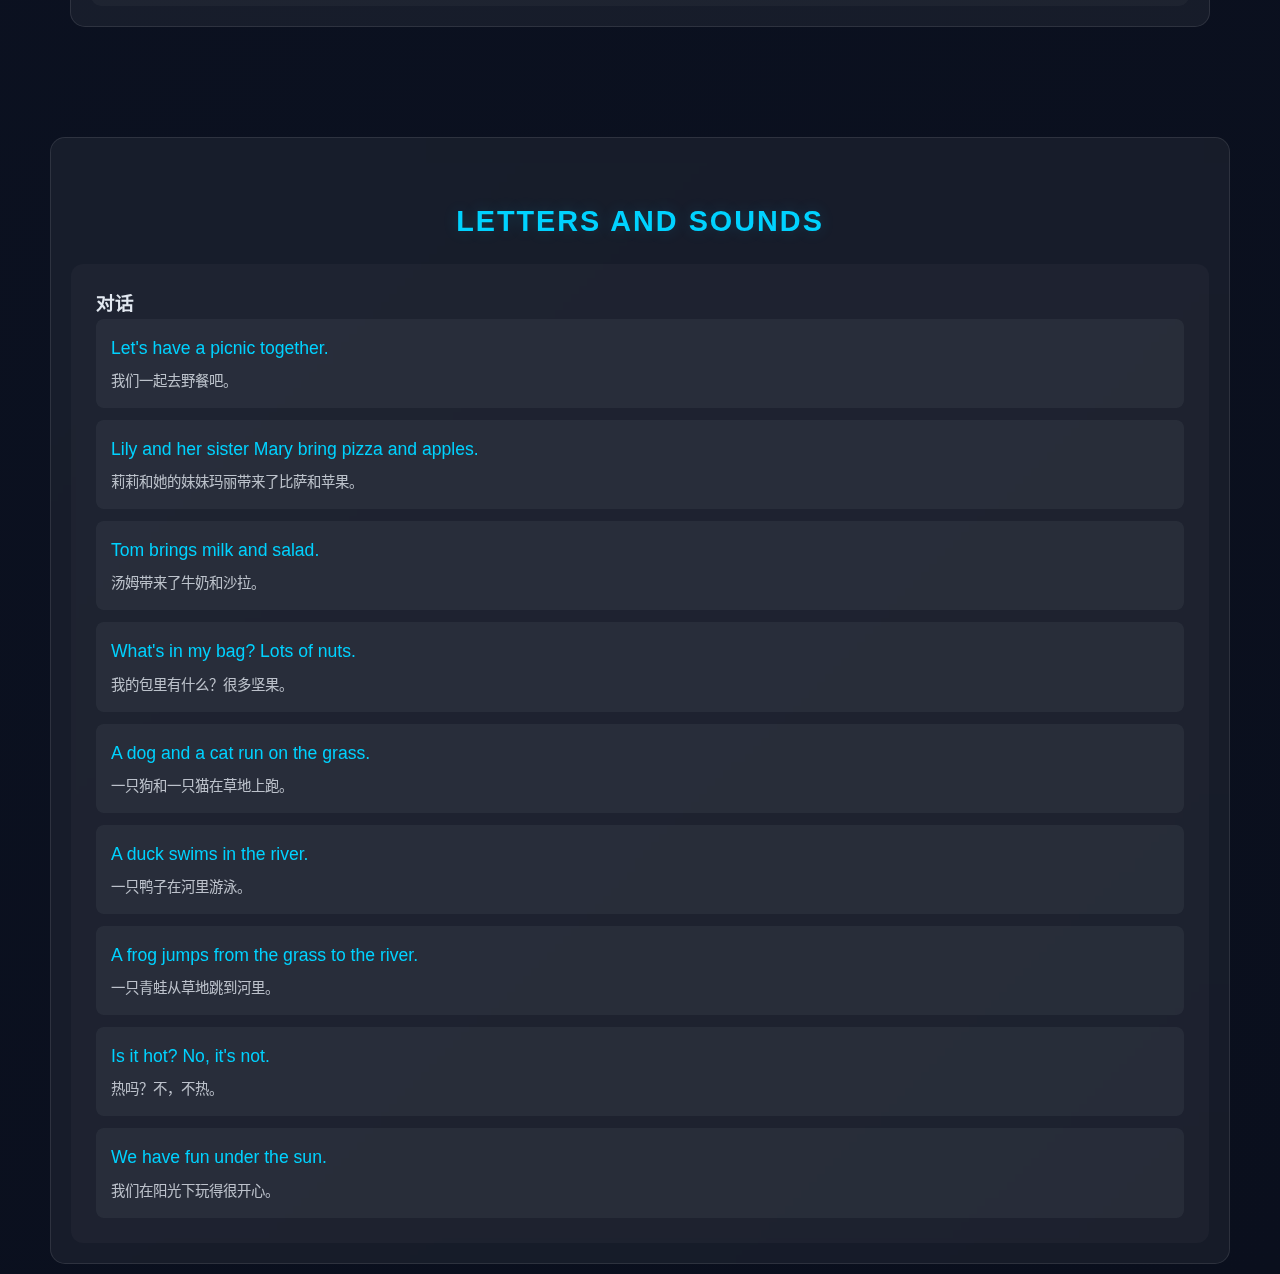
<file: unit7.html>
<!DOCTYPE html>
<html lang="zh-CN">
<head>
    <meta charset="UTF-8">
    <meta name="viewport" content="width=device-width, initial-scale=1.0, maximum-scale=1.0, user-scalable=no">
    <title>Unit 7 - 张小兔小学三年级下册英语</title>
    <link rel="stylesheet" href="styles.css">
    <style>
        /* 添加适应安卓的样式 */
        body {
            font-family: Arial, sans-serif;
            margin: 0;
            padding: 0;
        }
        .container {
            padding: 10px;
        }
        /* 其他样式保持不变 */
    </style>
</head>
<body>
    <div class="container">
        <button class="back-button" onclick="window.location.href='index.html'">返回首页</button>
        
        <header>
            <h1>Unit 7</h1>
            <p>食物与饮品</p>
        </header>

        <main>
            <section class="words">
                <div class="sequence-title" data-number="23">23.</div>
                <div class="word-group">
                    <div class="word-item" data-text="breakfast">
                        <div class="word-english">breakfast</div>
                        <div class="word-chinese">早餐</div>
                    </div>
                    <div class="word-item" data-text="bread">
                        <div class="word-english">bread</div>
                        <div class="word-chinese">面包</div>
                    </div>
                    <div class="word-item" data-text="milk">
                        <div class="word-english">milk</div>
                        <div class="word-chinese">牛奶</div>
                    </div>
                    <div class="word-item" data-text="egg">
                        <div class="word-english">egg</div>
                        <div class="word-chinese">鸡蛋</div>
                    </div>
                    <div class="word-item" data-text="fruit">
                        <div class="word-english">fruit</div>
                        <div class="word-chinese">水果</div>
                    </div>
                </div>

                <div class="dialogue-container">
                    <h3 class="dialogue-title">对话 1</h3>
                    <div class="dialogue-content">
                        <div class="dialogue-group">
                            <div class="dialogue-line" data-text="Good morning, Mum and Dad.">
                                <div class="dialogue-english">Good morning, Mum and Dad.</div>
                                <div class="dialogue-chinese">早上好，妈妈和爸爸。</div>
                            </div>
                            <div class="dialogue-line" data-text="Good morning, kids.">
                                <div class="dialogue-english">Good morning, kids.</div>
                                <div class="dialogue-chinese">早上好，孩子们。</div>
                            </div>
                            <div class="dialogue-line" data-text="What's for breakfast, Mum?">
                                <div class="dialogue-english">What's for breakfast, Mum?</div>
                                <div class="dialogue-chinese">妈妈，早餐有什么？</div>
                            </div>
                            <div class="dialogue-line" data-text="Well, we have bread, milk, eggs and fruit.">
                                <div class="dialogue-english">Well, we have bread, milk, eggs and fruit.</div>
                                <div class="dialogue-chinese">嗯，我们有面包、牛奶、鸡蛋和水果。</div>
                            </div>
                        </div>
                    </div>
                </div>

                <div class="dialogue-container">
                    <h3 class="dialogue-title">对话 2</h3>
                    <div class="dialogue-content">
                        <div class="dialogue-group">
                            <div class="dialogue-line" data-text="What would you like?">
                                <div class="dialogue-english">What would you like?</div>
                                <div class="dialogue-chinese">你想要什么？</div>
                            </div>
                            <div class="dialogue-line" data-text="I can try everything.">
                                <div class="dialogue-english">I can try everything.</div>
                                <div class="dialogue-chinese">我可以尝试所有的。</div>
                            </div>
                            <div class="dialogue-line" data-text="I'd like to have bread and milk.">
                                <div class="dialogue-english">I'd like to have bread and milk.</div>
                                <div class="dialogue-chinese">我想吃面包和牛奶。</div>
                            </div>
                            <div class="dialogue-line" data-text="Eggs are good for you.">
                                <div class="dialogue-english">Eggs are good for you.</div>
                                <div class="dialogue-chinese">鸡蛋对你有好处。</div>
                            </div>
                            <div class="dialogue-line" data-text="I can have an egg, too.">
                                <div class="dialogue-english">I can have an egg, too.</div>
                                <div class="dialogue-chinese">我也可以吃一个鸡蛋。</div>
                            </div>
                            <div class="dialogue-line" data-text="Thank you, Mum!">
                                <div class="dialogue-english">Thank you, Mum!</div>
                                <div class="dialogue-chinese">谢谢你，妈妈！</div>
                            </div>
                        </div>
                    </div>
                </div>

                <div class="sequence-title" data-number="24">24.</div>
                <div class="word-group">
                    <div class="word-item" data-text="very">
                        <div class="word-english">very</div>
                        <div class="word-chinese">非常</div>
                    </div>
                    <div class="word-item" data-text="hungry">
                        <div class="word-english">hungry</div>
                        <div class="word-chinese">饥饿的</div>
                    </div>
                    <div class="word-item" data-text="thirsty">
                        <div class="word-english">thirsty</div>
                        <div class="word-chinese">口渴的</div>
                    </div>
                    <div class="word-item" data-text="juice">
                        <div class="word-english">juice</div>
                        <div class="word-chinese">果汁</div>
                    </div>
                    <div class="word-item" data-text="dinner">
                        <div class="word-english">dinner</div>
                        <div class="word-chinese">晚餐</div>
                    </div>
                    <div class="word-item" data-text="piece">
                        <div class="word-english">piece</div>
                        <div class="word-chinese">一块，一片</div>
                    </div>
                </div>

                <div class="dialogue-container">
                    <h3 class="dialogue-title">对话 1</h3>
                    <div class="dialogue-content">
                        <div class="dialogue-group">
                            <div class="dialogue-line" data-text="I'm back, Dad. How's school today?">
                                <div class="dialogue-english">I'm back, Dad. How's school today?</div>
                                <div class="dialogue-chinese">我回来了，爸爸。今天学校怎么样？</div>
                            </div>
                            <div class="dialogue-line" data-text="It's great.">
                                <div class="dialogue-english">It's great.</div>
                                <div class="dialogue-chinese">很好。</div>
                            </div>
                        </div>
                    </div>
                </div>

                <div class="dialogue-container">
                    <h3 class="dialogue-title">对话 2</h3>
                    <div class="dialogue-content">
                        <div class="dialogue-group">
                            <div class="dialogue-line" data-text="Dad, can I eat something? I'm very hungry now.">
                                <div class="dialogue-english">Dad, can I eat something? I'm very hungry now.</div>
                                <div class="dialogue-chinese">爸爸，我可以吃点东西吗？我现在很饿。</div>
                            </div>
                            <div class="dialogue-line" data-text="Would you like some bread?">
                                <div class="dialogue-english">Would you like some bread?</div>
                                <div class="dialogue-chinese">你想吃点面包吗？</div>
                            </div>
                            <div class="dialogue-line" data-text="Yes, please. I'm thirsty, too.">
                                <div class="dialogue-english">Yes, please. I'm thirsty, too.</div>
                                <div class="dialogue-chinese">好的，谢谢。我也渴了。</div>
                            </div>
                            <div class="dialogue-line" data-text="Have some juice then.">
                                <div class="dialogue-english">Have some juice then.</div>
                                <div class="dialogue-chinese">那就喝点果汁吧。</div>
                            </div>
                            <div class="dialogue-line" data-text="OK. Thank you.">
                                <div class="dialogue-english">OK. Thank you.</div>
                                <div class="dialogue-chinese">好的，谢谢你。</div>
                            </div>
                        </div>
                    </div>
                </div>

                <div class="dialogue-container">
                    <h3 class="dialogue-title">对话 3</h3>
                    <div class="dialogue-content">
                        <div class="dialogue-group">
                            <div class="dialogue-line" data-text="Don't eat too much. It's dinner time.">
                                <div class="dialogue-english">Don't eat too much. It's dinner time.</div>
                                <div class="dialogue-chinese">不要吃太多。该吃晚餐了。</div>
                            </div>
                            <div class="dialogue-line" data-text="OK. Just one piece.">
                                <div class="dialogue-english">OK. Just one piece.</div>
                                <div class="dialogue-chinese">好的。就一块。</div>
                            </div>
                        </div>
                    </div>
                </div>

                <div class="sequence-title" data-number="25">25.</div>
                <div class="word-group">
                    <div class="word-item" data-text="picnic">
                        <div class="word-english">picnic</div>
                        <div class="word-chinese">野餐</div>
                    </div>
                    <div class="word-item" data-text="food">
                        <div class="word-english">food</div>
                        <div class="word-chinese">食物</div>
                    </div>
                    <div class="word-item" data-text="drink">
                        <div class="word-english">drink</div>
                        <div class="word-chinese">饮料</div>
                    </div>
                    <div class="word-item" data-text="favourite">
                        <div class="word-english">favourite</div>
                        <div class="word-chinese">最喜欢的</div>
                    </div>
                    <div class="word-item" data-text="hot dog">
                        <div class="word-english">hot dog</div>
                        <div class="word-chinese">热狗</div>
                    </div>
                    <div class="word-item" data-text="chicken">
                        <div class="word-english">chicken</div>
                        <div class="word-chinese">鸡肉</div>
                    </div>
                    <div class="word-item" data-text="lovely">
                        <div class="word-english">lovely</div>
                        <div class="word-chinese">可爱的，令人愉快的</div>
                    </div>
                </div>

                <div class="dialogue-container">
                    <h3 class="dialogue-title">对话 1</h3>
                    <div class="dialogue-content">
                        <div class="dialogue-group">
                            <div class="dialogue-line" data-text="Tomorrow is our picnic day. Let's buy some food and drinks.">
                                <div class="dialogue-english">Tomorrow is our picnic day. Let's buy some food and drinks.</div>
                                <div class="dialogue-chinese">明天是我们的野餐日。我们去买一些食物和饮料吧。</div>
                            </div>
                        </div>
                    </div>
                </div>

                <div class="dialogue-container">
                    <h3 class="dialogue-title">对话 2</h3>
                    <div class="dialogue-content">
                        <div class="dialogue-group">
                            <div class="dialogue-line" data-text="What's your favourite food, Lingling?">
                                <div class="dialogue-english">What's your favourite food, Lingling?</div>
                                <div class="dialogue-chinese">玲玲，你最喜欢的食物是什么？</div>
                            </div>
                            <div class="dialogue-line" data-text="My favourite food is jiaozi.">
                                <div class="dialogue-english">My favourite food is jiaozi.</div>
                                <div class="dialogue-chinese">我最喜欢的食物是饺子。</div>
                            </div>
                            <div class="dialogue-line" data-text="My favourite food is hot dogs.">
                                <div class="dialogue-english">My favourite food is hot dogs.</div>
                                <div class="dialogue-chinese">我最喜欢的食物是热狗。</div>
                            </div>
                        </div>
                    </div>
                </div>

                <div class="dialogue-container">
                    <h3 class="dialogue-title">对话 3</h3>
                    <div class="dialogue-content">
                        <div class="dialogue-group">
                            <div class="dialogue-line" data-text="Let's buy some food for Sara. Her favourite food is chicken.">
                                <div class="dialogue-english">Let's buy some food for Sara. Her favourite food is chicken.</div>
                                <div class="dialogue-chinese">我们给萨拉买一些食物。她最喜欢的食物是鸡肉。</div>
                            </div>
                        </div>
                    </div>
                </div>

                <div class="dialogue-container">
                    <h3 class="dialogue-title">对话 4</h3>
                    <div class="dialogue-content">
                        <div class="dialogue-group">
                            <div class="dialogue-line" data-text="Sara, have some chicken, please.">
                                <div class="dialogue-english">Sara, have some chicken, please.</div>
                                <div class="dialogue-chinese">萨拉，请吃一些鸡肉。</div>
                            </div>
                            <div class="dialogue-line" data-text="Thanks a lot. What a lovely picnic!">
                                <div class="dialogue-english">Thanks a lot. What a lovely picnic!</div>
                                <div class="dialogue-chinese">非常感谢。多么美好的野餐啊！</div>
                            </div>
                        </div>
                    </div>
                </div>

                <div class="dialogue-container">
                    <h3 class="dialogue-title">对话 5</h3>
                    <div class="dialogue-content">
                        <div class="dialogue-group">
                            <div class="dialogue-line" data-text="My favourite food is fish.">
                                <div class="dialogue-english">My favourite food is fish.</div>
                                <div class="dialogue-chinese">我最喜欢的食物是鱼。</div>
                            </div>
                            <div class="dialogue-line" data-text="I like fish, too.">
                                <div class="dialogue-english">I like fish, too.</div>
                                <div class="dialogue-chinese">我也喜欢鱼。</div>
                            </div>
                        </div>
                    </div>
                </div>

                <div class="sequence-title" data-number="26">26.</div>
                <div class="word-group">
                    <div class="word-item" data-text="rice">
                        <div class="word-english">rice</div>
                        <div class="word-chinese">米饭</div>
                    </div>
                    <div class="word-item" data-text="noodles">
                        <div class="word-english">noodles</div>
                        <div class="word-chinese">面条</div>
                    </div>
                    <div class="word-item" data-text="water">
                        <div class="word-english">water</div>
                        <div class="word-chinese">水</div>
                    </div>
                    <div class="word-item" data-text="meat">
                        <div class="word-english">meat</div>
                        <div class="word-chinese">肉</div>
                    </div>
                    <div class="word-item" data-text="healthy">
                        <div class="word-english">healthy</div>
                        <div class="word-chinese">健康的</div>
                    </div>
                    <div class="word-item" data-text="candy">
                        <div class="word-english">candy</div>
                        <div class="word-chinese">糖果</div>
                    </div>
                </div>

                <div class="dialogue-container">
                    <h3 class="dialogue-title">对话 1</h3>
                    <div class="dialogue-content">
                        <div class="dialogue-group">
                            <div class="dialogue-line" data-text="Food can help us grow. Everyone needs many kinds of food.">
                                <div class="dialogue-english">Food can help us grow. Everyone needs many kinds of food.</div>
                                <div class="dialogue-chinese">食物可以帮助我们成长。每个人都需要多种食物。</div>
                            </div>
                            <div class="dialogue-line" data-text="We eat rice, noodles and bread, so we are not hungry.">
                                <div class="dialogue-english">We eat rice, noodles and bread, so we are not hungry.</div>
                                <div class="dialogue-chinese">我们吃米饭、面条和面包，所以我们不饿。</div>
                            </div>
                            <div class="dialogue-line" data-text="We drink water, milk and juice, so we are not thirsty.">
                                <div class="dialogue-english">We drink water, milk and juice, so we are not thirsty.</div>
                                <div class="dialogue-chinese">我们喝水、牛奶和果汁，所以我们不渴。</div>
                            </div>
                            <div class="dialogue-line" data-text="We also eat meat and eggs. They can make us strong.">
                                <div class="dialogue-english">We also eat meat and eggs. They can make us strong.</div>
                                <div class="dialogue-chinese">我们还吃肉和鸡蛋。它们可以让我们变得强壮。</div>
                            </div>
                            <div class="dialogue-line" data-text="Fruit and vegetables can keep us healthy.">
                                <div class="dialogue-english">Fruit and vegetables can keep us healthy.</div>
                                <div class="dialogue-chinese">水果和蔬菜可以让我们保持健康。</div>
                            </div>
                            <div class="dialogue-line" data-text="My mum tells me - You are what you eat. So do not eat too much candy.">
                                <div class="dialogue-english">My mum tells me - You are what you eat. So do not eat too much candy.</div>
                                <div class="dialogue-chinese">我妈妈告诉我 - 你就是你吃的东西。所以不要吃太多糖果。</div>
                            </div>
                        </div>
                    </div>
                </div>
            </section>

            <section class="letters-sounds">
                <h2 class="section-title">Letters and Sounds</h2>
                <div class="reading-container">
                    <div class="reading-content">
                        <h3 class="sub-title">对话</h3>
                        <div class="dialogue-line" data-text="Let's have a picnic together.">
                            <div class="dialogue-english">Let's have a picnic together.</div>
                            <div class="dialogue-chinese">我们一起去野餐吧。</div>
                        </div>
                        <div class="dialogue-line" data-text="Lily and her sister Mary bring pizza and apples.">
                            <div class="dialogue-english">Lily and her sister Mary bring pizza and apples.</div>
                            <div class="dialogue-chinese">莉莉和她的妹妹玛丽带来了比萨和苹果。</div>
                        </div>
                        <div class="dialogue-line" data-text="Tom brings milk and salad.">
                            <div class="dialogue-english">Tom brings milk and salad.</div>
                            <div class="dialogue-chinese">汤姆带来了牛奶和沙拉。</div>
                        </div>
                        <div class="dialogue-line" data-text="What's in my bag? Lots of nuts.">
                            <div class="dialogue-english">What's in my bag? Lots of nuts.</div>
                            <div class="dialogue-chinese">我的包里有什么？很多坚果。</div>
                        </div>
                        <div class="dialogue-line" data-text="A dog and a cat run on the grass.">
                            <div class="dialogue-english">A dog and a cat run on the grass.</div>
                            <div class="dialogue-chinese">一只狗和一只猫在草地上跑。</div>
                        </div>
                        <div class="dialogue-line" data-text="A duck swims in the river.">
                            <div class="dialogue-english">A duck swims in the river.</div>
                            <div class="dialogue-chinese">一只鸭子在河里游泳。</div>
                        </div>
                        <div class="dialogue-line" data-text="A frog jumps from the grass to the river.">
                            <div class="dialogue-english">A frog jumps from the grass to the river.</div>
                            <div class="dialogue-chinese">一只青蛙从草地跳到河里。</div>
                        </div>
                        <div class="dialogue-line" data-text="Is it hot? No, it's not.">
                            <div class="dialogue-english">Is it hot? No, it's not.</div>
                            <div class="dialogue-chinese">热吗？不，不热。</div>
                        </div>
                        <div class="dialogue-line" data-text="We have fun under the sun.">
                            <div class="dialogue-english">We have fun under the sun.</div>
                            <div class="dialogue-chinese">我们在阳光下玩得很开心。</div>
                        </div>
                    </div>
                </div>
            </section>
        </main>
    </div>
    <script src="script.js"></script>
</body>
</html>
</file>
<file: styles.css>
* {
    margin: 0;
    padding: 0;
    box-sizing: border-box;
}

:root {
    --primary: #00d2ff;
    --secondary: #3a7bd5;
    --dark: #0f172a;
    --darker: #0a0f1d;
    --light: #e2e8f0;
    --accent: #00ff9d;
    --card-bg: rgba(255, 255, 255, 0.05);
    --hover-bg: rgba(255, 255, 255, 0.1);
}

body {
    font-family: 'Segoe UI', 'SF Pro Display', -apple-system, sans-serif;
    background: linear-gradient(135deg, var(--dark), var(--darker));
    color: var(--light);
    line-height: 1.6;
    min-height: 100vh;
}

.container {
    max-width: 1200px;
    margin: 0 auto;
    padding: 20px;
}

header {
    text-align: center;
    margin-bottom: 50px;
    padding: 20px;
    position: relative;
}

h1 {
    color: var(--primary);
    margin-bottom: 20px;
    font-size: 2.5em;
    text-transform: uppercase;
    letter-spacing: 2px;
    text-shadow: 0 0 20px rgba(0, 210, 255, 0.3);
}

header p {
    color: var(--light);
    font-size: 1.2em;
    opacity: 0.8;
}

.unit-grid {
    display: grid;
    grid-template-columns: repeat(auto-fit, minmax(300px, 1fr));
    gap: 30px;
    padding: 20px;
}

.unit-card {
    background: var(--card-bg);
    backdrop-filter: blur(10px);
    border-radius: 20px;
    padding: 30px;
    text-align: center;
    cursor: pointer;
    transition: all 0.4s ease;
    border: 1px solid rgba(255, 255, 255, 0.1);
    position: relative;
    overflow: hidden;
}

.unit-card::before {
    content: '';
    position: absolute;
    top: 0;
    left: 0;
    width: 100%;
    height: 100%;
    background: linear-gradient(45deg, transparent, rgba(255, 255, 255, 0.05));
    pointer-events: none;
}

.unit-card:hover {
    transform: translateY(-10px);
    box-shadow: 0 15px 30px rgba(0, 210, 255, 0.2);
    border-color: var(--primary);
}

.unit-card h2 {
    color: var(--primary);
    font-size: 2em;
    margin-bottom: 15px;
    position: relative;
}

.unit-card p {
    color: var(--light);
    font-size: 1.1em;
    opacity: 0.8;
}

/* 单元内容样式 */
.unit-content {
    display: none;
    padding: 20px;
    background-color: #2c2c2c;
    border-radius: 15px;
    margin-top: 30px;
}

.unit-content.active {
    display: block;
}

.back-button {
    background: linear-gradient(135deg, var(--primary), var(--secondary));
    color: var(--light);
    border: none;
    padding: 12px 25px;
    border-radius: 8px;
    cursor: pointer;
    margin-bottom: 20px;
    font-size: 1.1em;
    transition: all 0.3s ease;
    box-shadow: 0 4px 15px rgba(0, 210, 255, 0.2);
}

.back-button:hover {
    transform: translateY(-2px);
    box-shadow: 0 6px 20px rgba(0, 210, 255, 0.3);
}

.word-list, .sentence-list {
    display: flex;
    flex-direction: column;
    gap: 12px;
    padding: 10px;
}

.words {
    display: flex;
    flex-direction: column;
    gap: 30px;
    padding: 20px;
}

.word-group {
    display: grid;
    grid-template-columns: repeat(auto-fill, minmax(250px, 1fr));
    gap: 20px;
    margin-bottom: 40px;
}

.sequence-title {
    color: var(--light);
    font-size: 1.4em;
    font-weight: bold;
    margin: 0 0 20px 0;
    padding: 20px 30px;
    background: linear-gradient(135deg, var(--primary), var(--secondary));
    border-radius: 15px;
    text-align: center;
    box-shadow: 0 5px 20px rgba(0, 210, 255, 0.2);
    position: relative;
    overflow: hidden;
    display: flex;
    align-items: center;
    justify-content: center;
}

.sequence-title::before {
    content: '';
    position: absolute;
    width: 60px;
    height: 60px;
    background: rgba(255, 255, 255, 0.1);
    border-radius: 50%;
    left: 20px;
    display: flex;
    align-items: center;
    justify-content: center;
    border: 2px solid rgba(255, 255, 255, 0.2);
    box-shadow: 0 0 20px rgba(0, 210, 255, 0.3);
}

.sequence-title::after {
    content: '';
    position: absolute;
    top: 0;
    left: 0;
    width: 200%;
    height: 100%;
    background: linear-gradient(90deg, 
        transparent,
        rgba(255, 255, 255, 0.2),
        transparent);
    transform: skewX(-15deg) translateX(-150%);
    animation: shine 3s infinite;
}

/* 为每个序号添加特殊样式 */
.sequence-title[data-number]::before {
    content: attr(data-number);
    font-family: 'Orbitron', sans-serif;
    font-size: 1.8em;
    color: var(--accent);
    text-shadow: 0 0 10px var(--accent);
    animation: pulse 2s infinite;
}

@keyframes pulse {
    0% {
        text-shadow: 0 0 10px var(--accent);
    }
    50% {
        text-shadow: 0 0 20px var(--accent), 0 0 30px var(--accent);
    }
    100% {
        text-shadow: 0 0 10px var(--accent);
    }
}

@keyframes shine {
    100% {
        transform: skewX(-15deg) translateX(100%);
    }
}

/* 调整单词卡片的样式以配合新的序号设计 */
.word-item {
    background: var(--card-bg);
    backdrop-filter: blur(5px);
    padding: 25px 30px;
    border-radius: 15px;
    cursor: pointer;
    transition: all 0.3s ease;
    display: flex;
    flex-direction: column;
    gap: 8px;
    border: 1px solid rgba(255, 255, 255, 0.1);
    position: relative;
    overflow: hidden;
    margin-bottom: 15px;
}

.word-english {
    color: var(--primary);
    font-size: 1.2em;
    font-weight: 500;
    letter-spacing: 0.5px;
}

.word-chinese {
    color: var(--light);
    font-size: 1em;
    opacity: 0.8;
}

.word-item::after {
    content: '🔊';
    font-size: 1.2em;
    opacity: 0.7;
    transition: all 0.3s ease;
    position: absolute;
    right: 20px;
    top: 50%;
    transform: translateY(-50%);
}

/* 更新悬停效果 */
.word-item:hover .word-english {
    color: var(--accent);
    text-shadow: 0 0 10px rgba(0, 255, 157, 0.3);
}

.word-item:hover .word-chinese {
    opacity: 1;
}

/* 适配移动设备 */
@media (max-width: 768px) {
    .words {
        grid-template-columns: 1fr;
    }
    
    .word-item {
        margin: 8px 0;
    }
}

.unit-title {
    color: #3498db;
    font-size: 1.3em;
    font-weight: bold;
    margin: 30px 0 15px 0;
    padding: 15px;
    background-color: #222;
    border-radius: 8px;
    border-left: 4px solid #3498db;
    text-align: center;
}

.section-title {
    color: var(--primary);
    font-size: 1.8em;
    margin: 40px 0 20px 0;
    text-align: center;
    text-transform: uppercase;
    letter-spacing: 2px;
    text-shadow: 0 0 15px rgba(0, 210, 255, 0.2);
}

.dialogues {
    margin-top: 50px;
    padding: 20px;
    background: var(--card-bg);
    border-radius: 15px;
    backdrop-filter: blur(10px);
    border: 1px solid rgba(255, 255, 255, 0.1);
}

.dialogue-container {
    margin: 20px 0 40px 0;
    background: var(--card-bg);
    border-radius: 15px;
    border: 1px solid rgba(255, 255, 255, 0.1);
    overflow: hidden;
}

.dialogue-title {
    background: linear-gradient(135deg, var(--primary), var(--secondary));
    color: var(--light);
    padding: 15px 20px;
    font-size: 1.2em;
    margin: 0;
    border-bottom: 1px solid rgba(255, 255, 255, 0.1);
}

.dialogue-content {
    padding: 20px;
}

.dialogue-group {
    background: rgba(255, 255, 255, 0.03);
    border-radius: 10px;
    padding: 20px;
    margin-bottom: 20px;
}

.dialogue-group:last-child {
    margin-bottom: 0;
}

.dialogue-group-title {
    color: var(--accent);
    font-size: 1.1em;
    margin-bottom: 15px;
    padding-bottom: 10px;
    border-bottom: 1px solid rgba(255, 255, 255, 0.1);
}

.dialogue-line {
    padding: 15px;
    margin-bottom: 12px;
    background: rgba(255, 255, 255, 0.05);
    border-radius: 8px;
    cursor: pointer;
    transition: all 0.3s ease;
}

.dialogue-line:last-child {
    margin-bottom: 0;
}

.dialogue-english {
    color: var(--primary);
    font-size: 1.1em;
    margin-bottom: 8px;
    padding-right: 30px;
}

.dialogue-chinese {
    color: var(--light);
    font-size: 0.9em;
    opacity: 0.8;
}

.letters-sounds {
    margin-top: 50px;
    padding: 20px;
    background: var(--card-bg);
    border-radius: 15px;
    backdrop-filter: blur(10px);
    border: 1px solid rgba(255, 255, 255, 0.1);
}

.reading-container {
    background: rgba(255, 255, 255, 0.03);
    border-radius: 12px;
    padding: 25px;
    margin-top: 20px;
}

.reading-line {
    padding: 15px;
    margin-bottom: 15px;
    background: rgba(255, 255, 255, 0.05);
    border-radius: 8px;
    cursor: pointer;
    transition: all 0.3s ease;
}

.reading-line:last-child {
    margin-bottom: 0;
}

.reading-english {
    color: var(--primary);
    font-size: 1.2em;
    margin-bottom: 8px;
    letter-spacing: 0.5px;
}

.reading-chinese {
    color: var(--light);
    font-size: 0.9em;
    opacity: 0.8;
}

.reading-line:hover {
    background: rgba(255, 255, 255, 0.08);
    transform: translateX(5px);
}

/* 火车样式 */
.train-container {
    display: flex;
    align-items: center;
    margin: 20px 0;
    gap: 5px;
}

.train-engine {
    width: 80px;
    height: 60px;
    background: var(--primary);
    border-radius: 10px 0 0 10px;
    position: relative;
    display: flex;
    align-items: center;
    justify-content: center;
}

.train-engine::before {
    content: '🚂';
    font-size: 2em;
}

.train-cars {
    display: flex;
    gap: 5px;
}

.train-car {
    width: 70px;
    height: 50px;
    background: var(--secondary);
    border-radius: 8px;
    display: flex;
    align-items: center;
    justify-content: center;
    cursor: pointer;
    transition: all 0.3s ease;
}

.train-car:hover {
    transform: translateY(-5px);
    background: var(--accent);
}

.train-word {
    color: white;
    font-size: 1.1em;
    font-weight: bold;
    text-align: center;
}

/* 适配小火车的响应式布局 */
@media (max-width: 768px) {
    .train-container {
        flex-direction: column;
    }
    
    .train-cars {
        flex-wrap: wrap;
        justify-content: center;
    }
}
</file>
